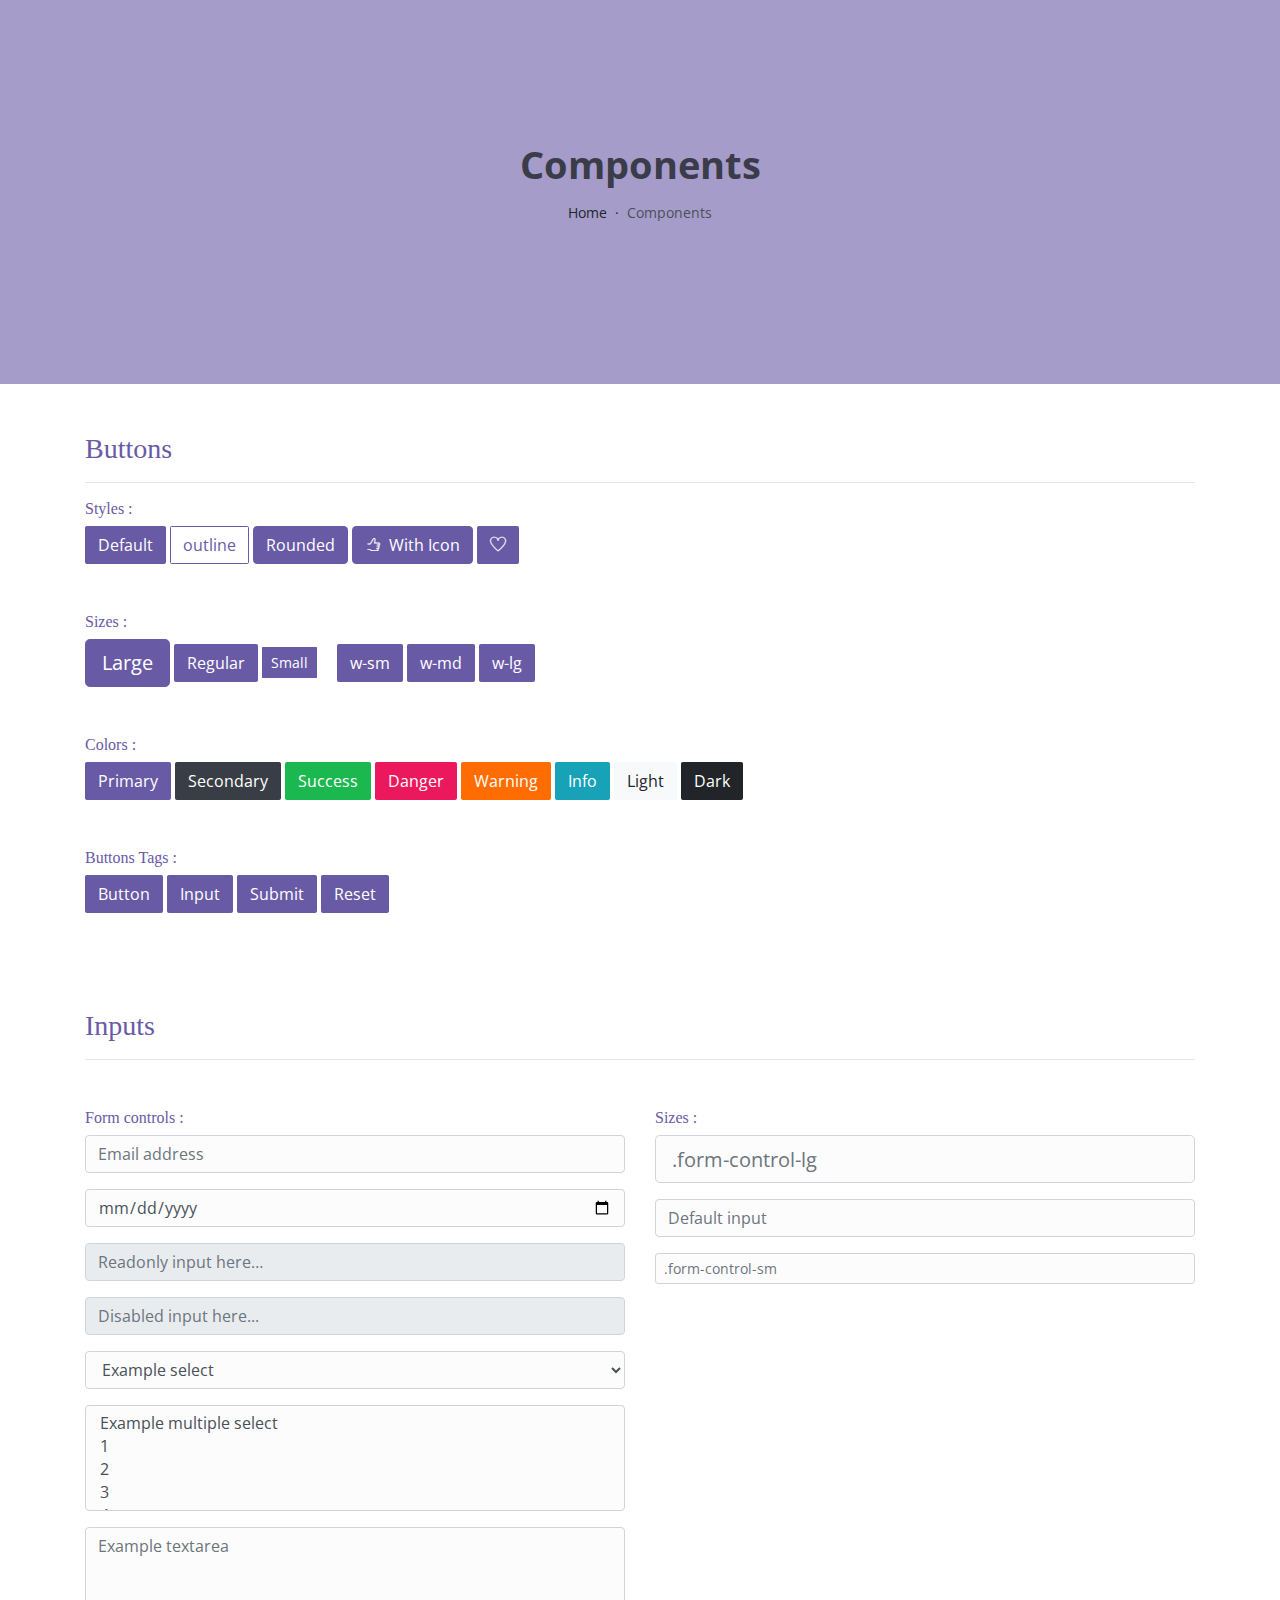
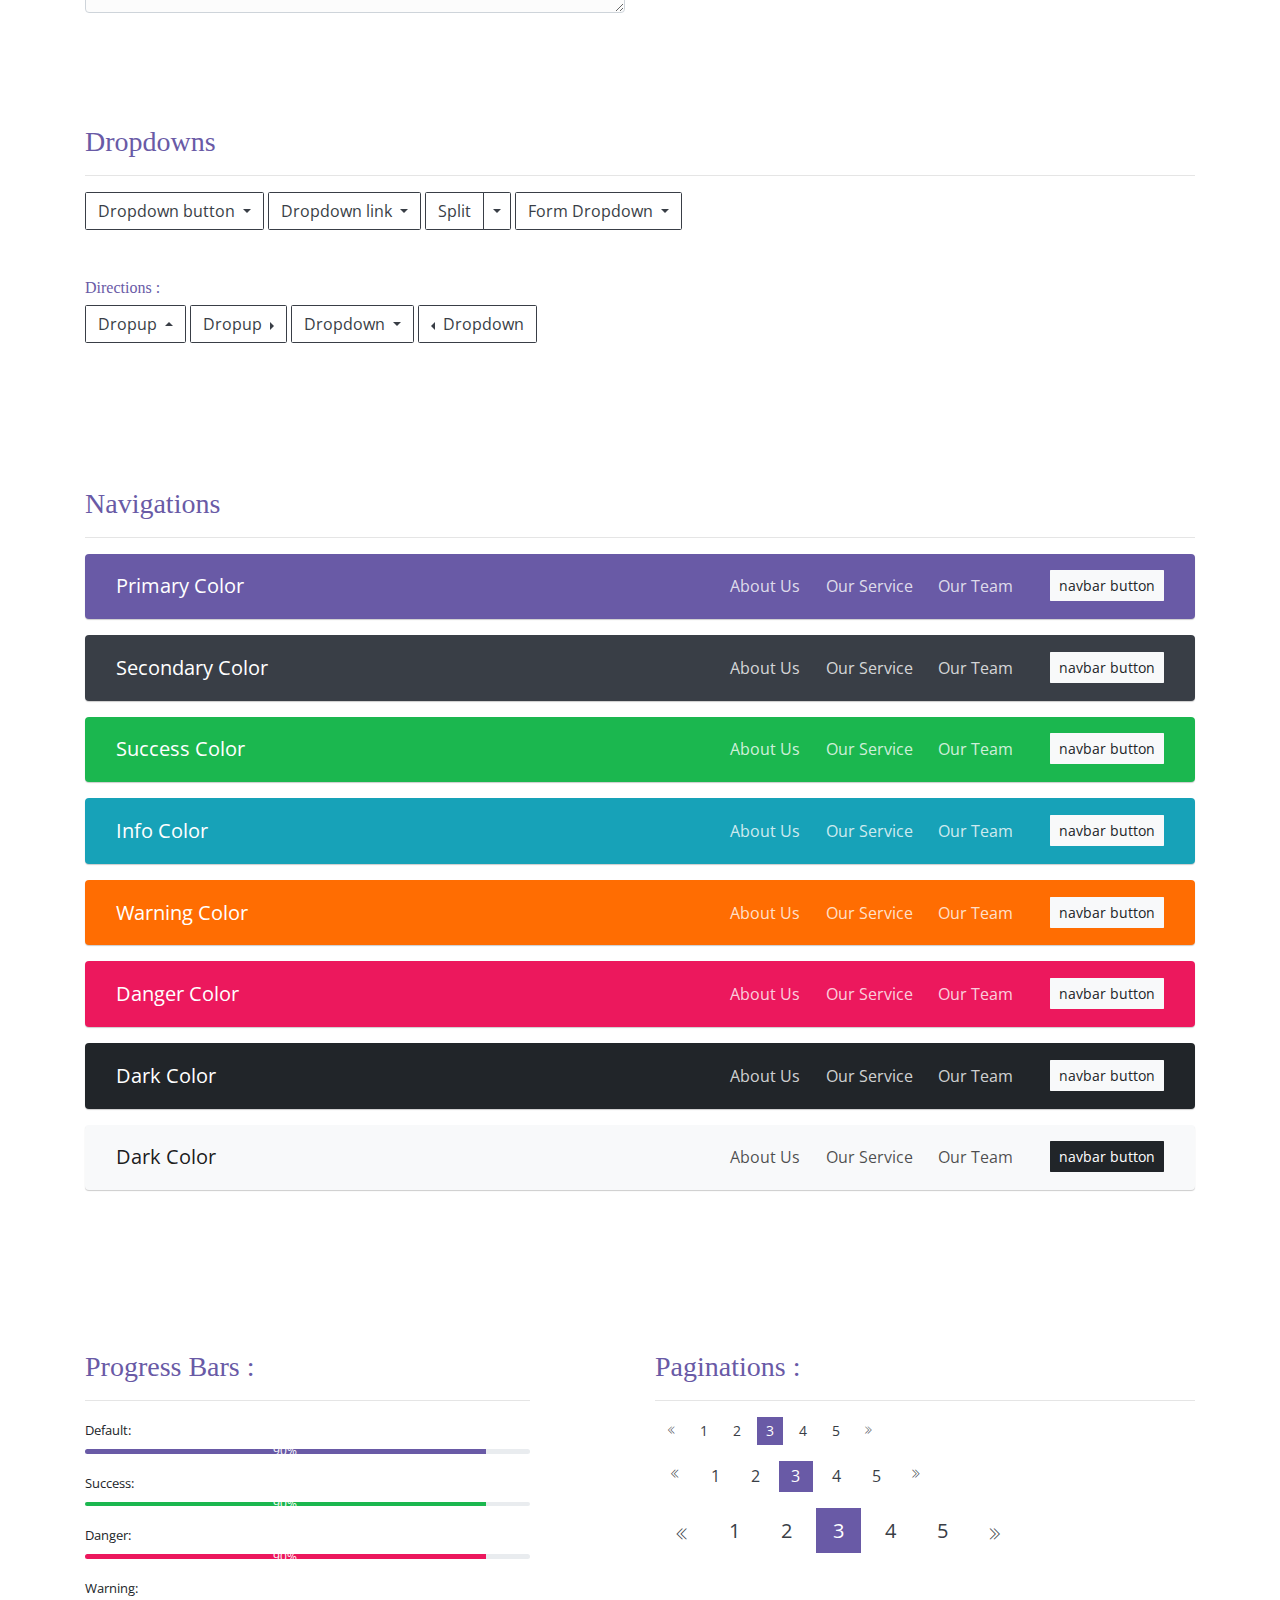
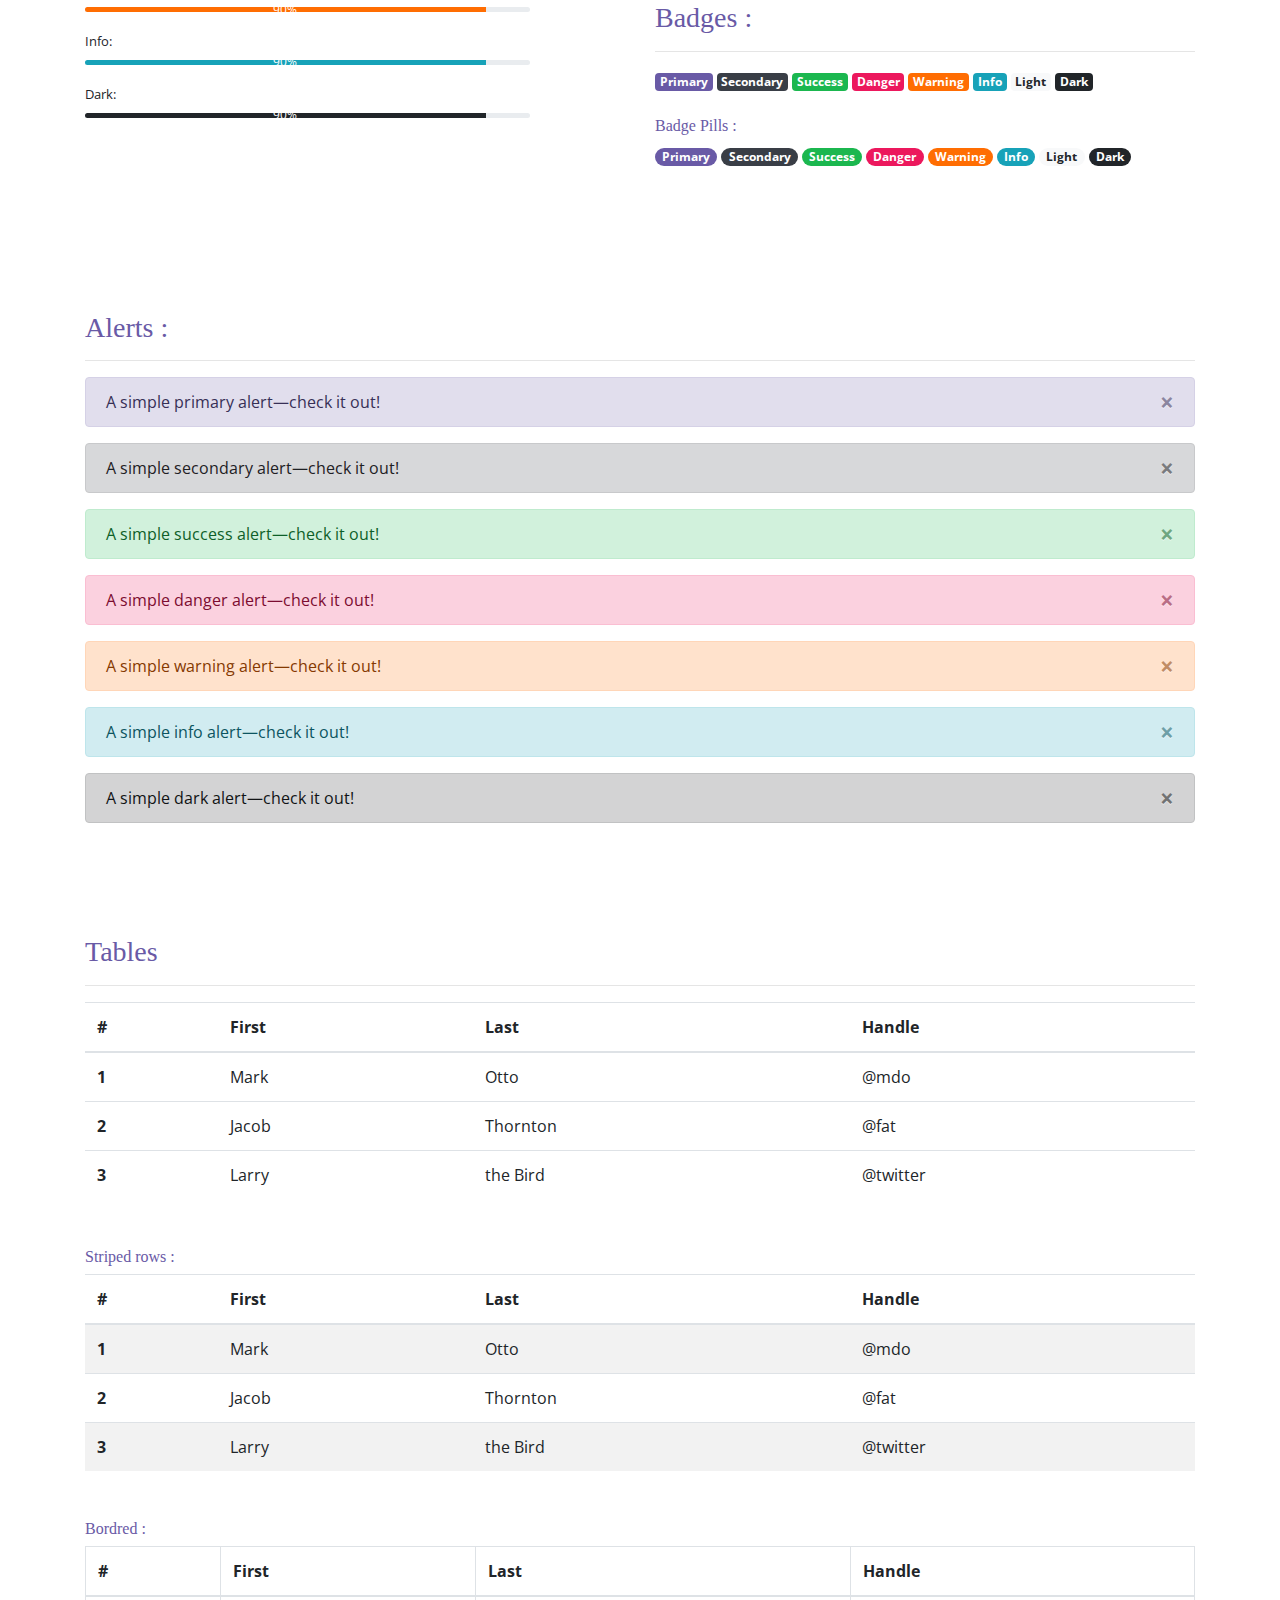
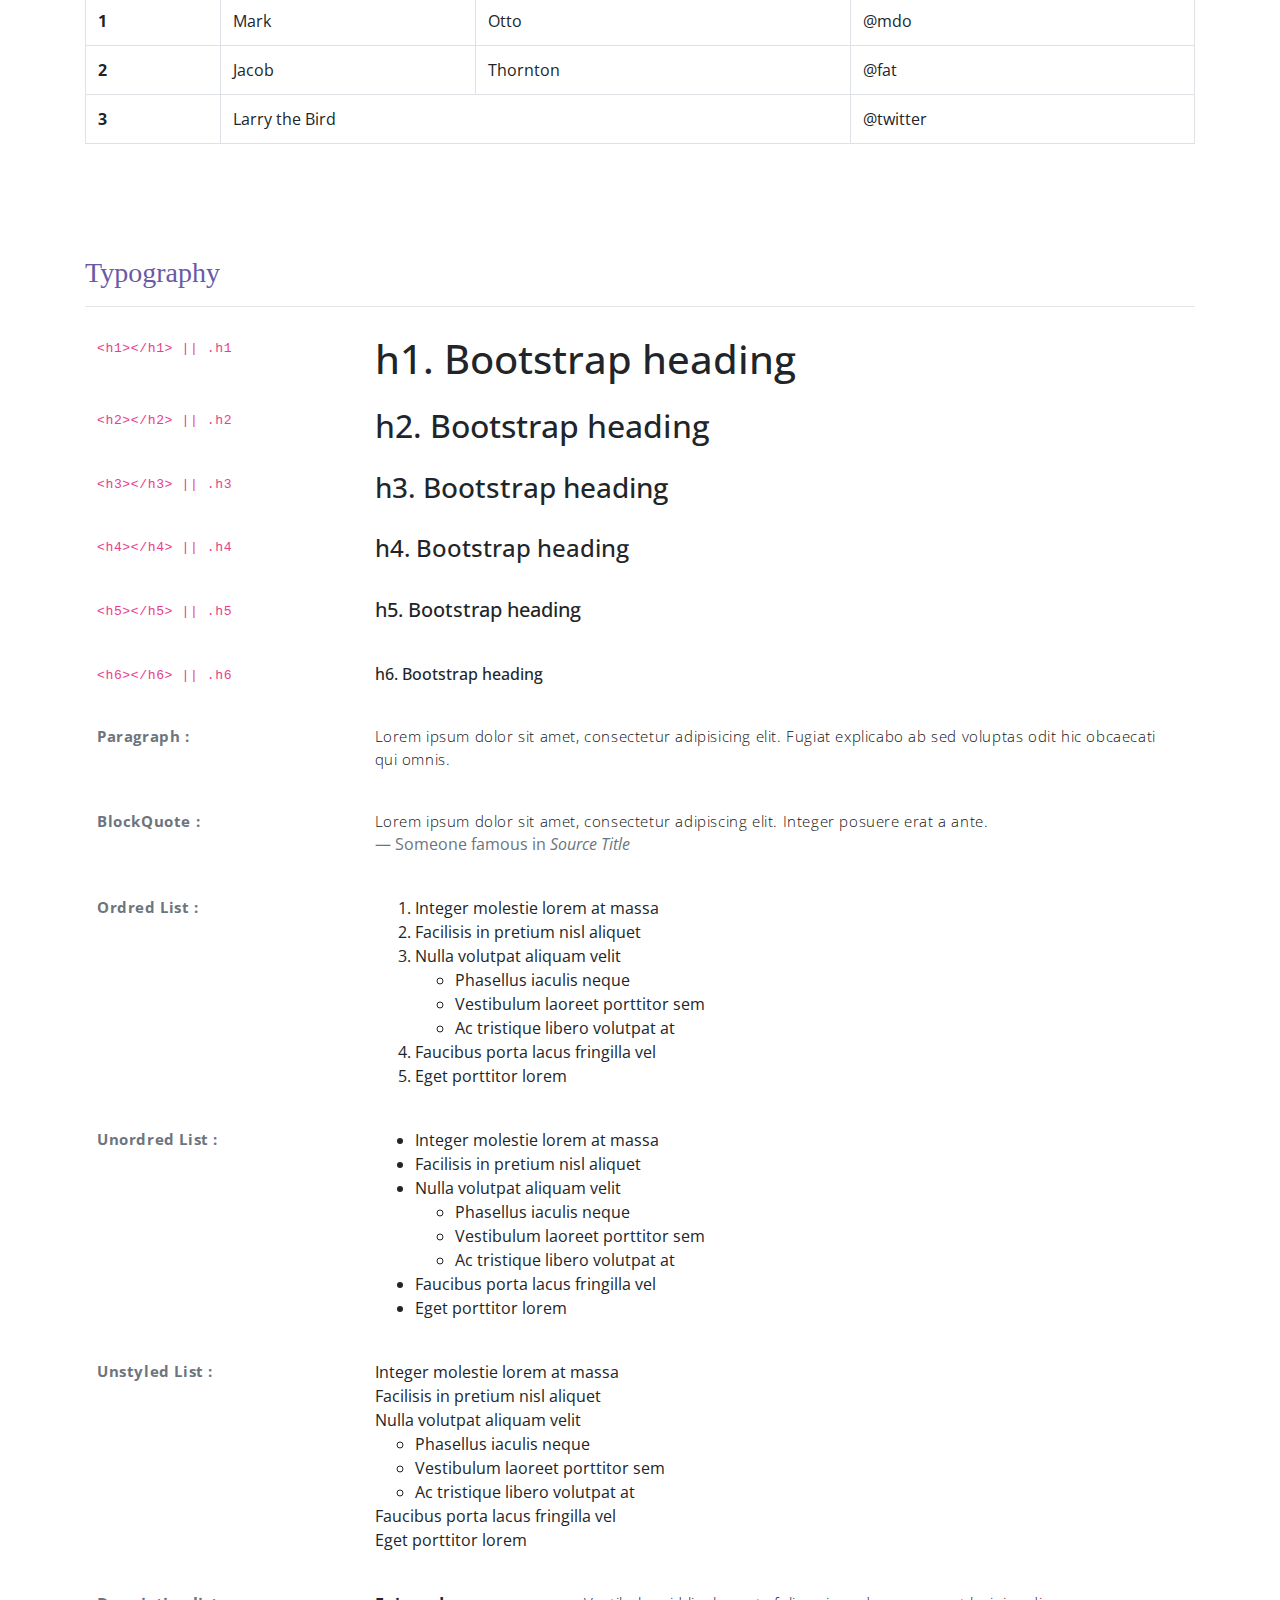
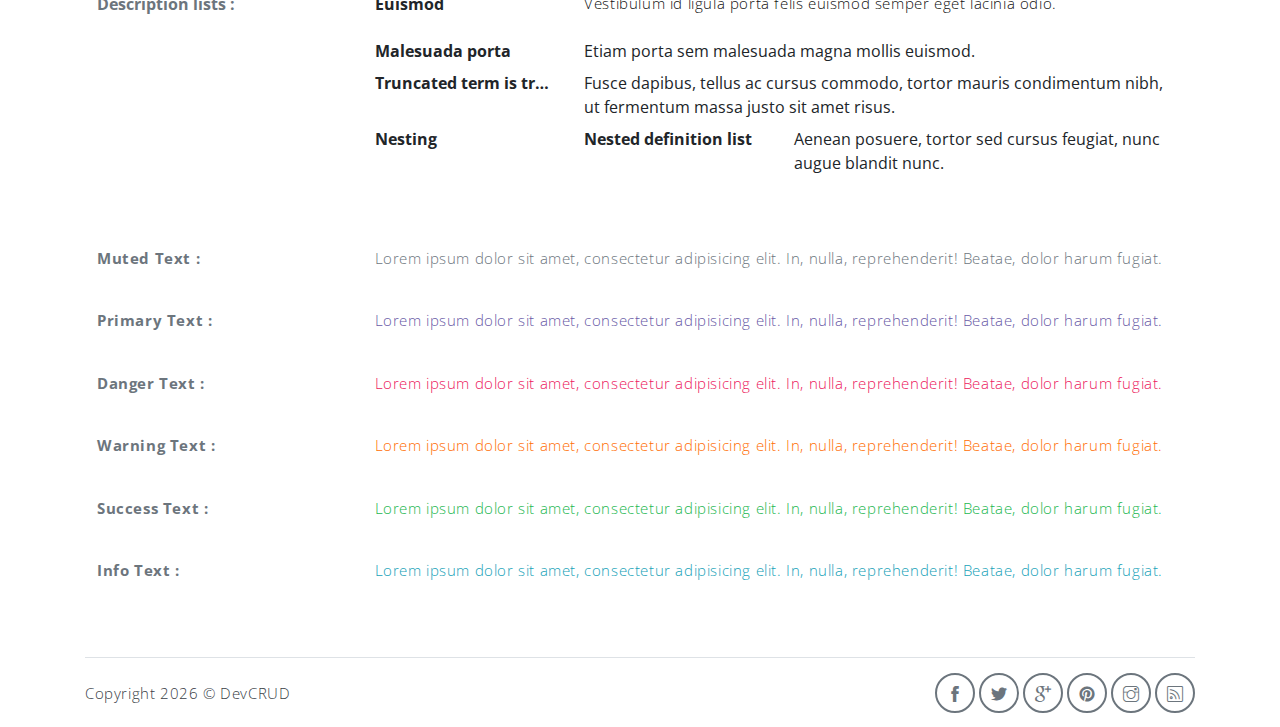
<file: public_html/components.html>
<!DOCTYPE html>
<html lang="en">
<head>
   <meta charset="utf-8">
   <meta name="viewport" content="width=device-width, initial-scale=1, shrink-to-fit=no">
   <meta name="description" content="Start your development with Meyawo landing page.">
   <meta name="author" content="Devcrud">
   <title>Meyawo Landing page | Components</title>
   <!-- font icons -->
   <link rel="stylesheet" href="assets/vendors/themify-icons/css/themify-icons.css">
   <!-- Bootstrap + Steller  -->
   <link rel="stylesheet" href="assets/css/meyawo.css">
</head>
<body>

   <!-- Page Header -->
   <header class="header header-mini"> 
      <div class="header-title">Components</div> 
      <nav aria-label="breadcrumb">
         <ol class="breadcrumb">
            <li class="breadcrumb-item"><a href="/">Home</a></li>
            <li class="breadcrumb-item active" aria-current="page">Components</li>
         </ol>
      </nav>
   </header> <!-- End Of Page Header -->

   <!-- main content -->
   <div class="container">

      <!-- Buttons -->
      <h3 class="mt-5">Buttons</h3>
      <hr>
      <h6 class="section-secondary-title">Styles :</h6>
      <button class="btn btn-primary">Default</button>
      <button class="btn btn-outline-primary">outline</button>
      <button class="btn btn-primary rounded">Rounded</button>
      <button class="btn btn-primary rounded"><i class="ti-thumb-up pr-1"></i> With Icon</button>
      <button class="btn btn-primary circle"><i class="ti-heart"></i></button>

      <h6 class="section-secondary-title mt-5">Sizes :</h6>
      <button class="btn btn-primary btn-lg">Large</button>
      <button class="btn btn-primary ">Regular</button>
      <button class="btn btn-primary btn-sm">Small</button>
      <button class="btn btn-primary w-sm ml-3">w-sm</button>
      <button class="btn btn-primary w-md">w-md</button>
      <button class="btn btn-primary w-lg">w-lg</button>

      <h6 class="section-secondary-title mt-5">Colors :</h6>          
      <button type="button" class="btn btn-primary">Primary</button>
      <button type="button" class="btn btn-secondary">Secondary</button>
      <button type="button" class="btn btn-success">Success</button>
      <button type="button" class="btn btn-danger">Danger</button>
      <button type="button" class="btn btn-warning">Warning</button>
      <button type="button" class="btn btn-info">Info</button>
      <button type="button" class="btn btn-light">Light</button>
      <button type="button" class="btn btn-dark">Dark</button>

      <h6 class="section-secondary-title mt-5">Buttons Tags :</h6>
      <button class="btn btn-primary" type="submit">Button</button>
      <input class="btn btn-primary" type="button" value="Input">
      <input class="btn btn-primary" type="submit" value="Submit">
      <input class="btn btn-primary" type="reset" value="Reset">
      
      <!-- devider -->
      <div class="py-5"></div>

      <!-- Inputs -->
      <h3>Inputs</h3>
      <hr>
      <div class="row mt-5">
         <div class="col-md-6">
            <h6 class="section-secondary-title">Form controls :</h6>        
            <div class="form-group">
               <input type="email" class="form-control" id="exampleFormControlInput1" placeholder="Email address">
            </div>
            <div class="form-group">
               <input type="date" class="form-control" id="exampleFormControlInput1" placeholder="Date">
            </div>
            <div class="form-group">
               <input class="form-control" type="text" placeholder="Readonly input here…" readonly>
            </div>
            <div class="form-group">
               <input class="form-control" id="disabledInput" type="text" placeholder="Disabled input here..." disabled>
            </div>
            <div class="form-group">
               <select class="form-control" id="exampleFormControlSelect1">
                  <option>Example select</option>
                  <option>1</option>
                  <option>2</option>
                  <option>3</option>
                  <option>4</option>
                  <option>5</option>
               </select>
            </div>
            <div class="form-group">
               <select multiple class="form-control" id="exampleFormControlSelect2">
                  <option>Example multiple select</option>
                  <option>1</option>
                  <option>2</option>
                  <option>3</option>
                  <option>4</option>
                  <option>5</option>
               </select>
            </div>
            <div class="form-group">
               <textarea class="form-control" id="exampleFormControlTextarea1" rows="3" placeholder="Example textarea"></textarea>
            </div>
         </div>
         <div class="col-md-6">
            <h6 class="section-secondary-title">Sizes :</h6>    
            <div class="form-group">
               <input class="form-control form-control-lg" type="text" placeholder=".form-control-lg">             
            </div>
            <div class="form-group">
               <input class="form-control" type="text" placeholder="Default input">
            </div>
            <div class="form-group">
               <input class="form-control form-control-sm" type="text" placeholder=".form-control-sm"> 
            </div>
         </div>
      </div> <!-- end of inputs -->   

      <!-- devider -->
      <div class="py-5"></div>             

      <!-- Dropdowns -->
      <h3 class="components-section-title font-weight-normal">Dropdowns</h3>
      <hr>
      <div class="dropdown d-inline-block">
         <button class="btn btn-outline-secondary dropdown-toggle" type="button" id="dropdownMenuButton" data-toggle="dropdown" aria-haspopup="true" aria-expanded="false">
         Dropdown button
         </button>
         <div class="dropdown-menu" aria-labelledby="dropdownMenuButton">
         <a class="dropdown-item" href="#">Action</a>
         <a class="dropdown-item" href="#">Another action</a>
         <a class="dropdown-item" href="#">Something else here</a>
         </div>
      </div>
      <div class="dropdown d-inline-block">
         <a class="btn btn-outline-secondary dropdown-toggle" href="#" role="button" id="dropdownMenuLink" data-toggle="dropdown" aria-haspopup="true" aria-expanded="false">
            Dropdown link
         </a>
         <div class="dropdown-menu" aria-labelledby="dropdownMenuLink">
            <a class="dropdown-item" href="#">Action</a>
            <a class="dropdown-item" href="#">Another action</a>
            <a class="dropdown-item" href="#">Something else here</a>
         </div>
      </div>
      <div class="btn-group">
         <button type="button" class="btn btn-outline-secondary">Split</button>
         <button type="button" class="btn btn-outline-secondary dropdown-toggle dropdown-toggle-split" data-toggle="dropdown" aria-haspopup="true" aria-expanded="false">
         <span class="sr-only">Toggle Dropdown</span>
         </button>
         <div class="dropdown-menu">
            <a class="dropdown-item" href="#">Action</a>
            <a class="dropdown-item" href="#">Another action</a>
            <a class="dropdown-item" href="#">Something else here</a>
            <div class="dropdown-divider"></div>
            <a class="dropdown-item" href="#">Separated link</a>
         </div>
      </div>
      <div class="btn-group">
         <button class="btn btn-outline-secondary dropdown-toggle" type="button" id="dropdownMenuButton" data-toggle="dropdown" aria-haspopup="true" aria-expanded="false">
            Form Dropdown
         </button>
         <div class="dropdown-menu form">
            <form class="px-4 py-3">
               <div class="form-group">
                  <input type="email" class="form-control" id="exampleDropdownFormEmail1" placeholder="email@example.com">
               </div>
               <div class="form-group">
                  <input type="password" class="form-control" id="exampleDropdownFormPassword1" placeholder="Password">
               </div>
               <div class="form-check mb-3">
                  <input type="checkbox" class="form-check-input" id="dropdownCheck">
                  <label class="form-check-label" for="dropdownCheck">
                     Remember me
                  </label>
               </div>
               <button type="submit" class="btn btn-primary btn-block">Sign in</button>
            </form>
            <div class="dropdown-divider"></div>
            <a class="dropdown-item" href="#"><small>New around here? Sign up</small></a>
            <a class="dropdown-item" href="#"><small>Forgot password?</small></a>
         </div>
      </div>       
      <h6 class="section-secondary-title mt-5">Directions :</h6>  
      <div class="btn-group dropup">
         <button type="button" class="btn btn-outline-secondary dropdown-toggle" data-toggle="dropdown" aria-haspopup="true" aria-expanded="false">
            Dropup
         </button>
         <div class="dropdown-menu">
            <a class="dropdown-item" href="#">Action</a>
            <a class="dropdown-item" href="#">Another action</a>
            <a class="dropdown-item" href="#">Something else here</a>
            <div class="dropdown-divider"></div>
            <a class="dropdown-item" href="#">Separated link</a>
         </div>
      </div>
      <div class="btn-group dropright">
         <button type="button" class="btn btn-outline-secondary dropdown-toggle" data-toggle="dropdown" aria-haspopup="true" aria-expanded="false">
            Dropup
         </button>
         <div class="dropdown-menu">
            <a class="dropdown-item" href="#">Action</a>
            <a class="dropdown-item" href="#">Another action</a>
            <a class="dropdown-item" href="#">Something else here</a>
            <div class="dropdown-divider"></div>
            <a class="dropdown-item" href="#">Separated link</a>
         </div>
      </div>
      <div class="btn-group">
         <button type="button" class="btn btn-outline-secondary dropdown-toggle" data-toggle="dropdown" aria-haspopup="true" aria-expanded="false">
            Dropdown
         </button>
         <div class="dropdown-menu">
            <a class="dropdown-item" href="#">Action</a>
            <a class="dropdown-item" href="#">Another action</a>
            <a class="dropdown-item" href="#">Something else here</a>
            <div class="dropdown-divider"></div>
            <a class="dropdown-item" href="#">Separated link</a>
         </div>
      </div>
      <div class="btn-group dropleft">
         <button type="button" class="btn btn-outline-secondary dropdown-toggle" data-toggle="dropdown" aria-haspopup="true" aria-expanded="false">
            Dropdown
         </button>
         <div class="dropdown-menu">
            <a class="dropdown-item" href="#">Action</a>
            <a class="dropdown-item" href="#">Another action</a>
            <a class="dropdown-item" href="#">Something else here</a>
            <div class="dropdown-divider"></div>
            <a class="dropdown-item" href="#">Separated link</a>
         </div>
      </div> <!-- end of Dropdowns -->  

      <!-- devider -->
      <div class="py-5"></div>   

      <!-- navbars -->
      <h3 class="components-section-title font-weight-normal mt-5">Navigations</h3>
      <hr>
      <nav class="navbar navbar-expand-sm navbar-dark bg-primary rounded shadow mb-3">
         <div class="container">
            <a class="navbar-brand" href="#">Primary Color</a>
            <button class="navbar-toggler ml-auto" type="button" data-toggle="collapse" data-target="#navbarSupportedContent" aria-controls="navbarSupportedContent" aria-expanded="false" aria-label="Toggle navigation">
            <span class="navbar-toggler-icon"></span>
            </button>
            <div class="collapse navbar-collapse" id="navbarSupportedContent">
               <ul class="navbar-nav ml-auto"> 
                  <li class="nav-item">
                     <a class="nav-link" href="#about">About Us</a>
                  </li>
                  <li class="nav-item">
                     <a class="nav-link" href="#service">Our Service</a>
                  </li>
                  <li class="nav-item">
                     <a class="nav-link" href="#team">Our Team</a>
                  </li>
                  <li class="nav-item">
                     <a href="#book-table" class="ml-4 mt-1 btn btn-light btn-sm">navbar button</a>
                  </li>
               </ul>                       
            </div>
         </div>
      </nav>
      <nav class="navbar navbar-expand-sm navbar-dark bg-secondary rounded shadow mb-3">
         <div class="container">
            <a class="navbar-brand" href="#">Secondary Color</a>
            <button class="navbar-toggler ml-auto" type="button" data-toggle="collapse" data-target="#navbarSupportedContent" aria-controls="navbarSupportedContent" aria-expanded="false" aria-label="Toggle navigation">
            <span class="navbar-toggler-icon"></span>
            </button>
            <div class="collapse navbar-collapse" id="navbarSupportedContent">
               <ul class="navbar-nav ml-auto"> 
                  <li class="nav-item">
                     <a class="nav-link" href="#about">About Us</a>
                  </li>
                  <li class="nav-item">
                     <a class="nav-link" href="#service">Our Service</a>
                  </li>
                  <li class="nav-item">
                     <a class="nav-link" href="#team">Our Team</a>
                  </li>
                  <li class="nav-item">
                     <a href="#book-table" class="ml-4 mt-1 btn btn-light btn-sm">navbar button</a>
                  </li>
               </ul>                       
            </div>
         </div>
      </nav>
      <nav class="navbar navbar-expand-sm navbar-dark bg-success rounded shadow mb-3">
         <div class="container">
            <a class="navbar-brand" href="#">Success Color</a>
            <button class="navbar-toggler ml-auto" type="button" data-toggle="collapse" data-target="#navbarSupportedContent" aria-controls="navbarSupportedContent" aria-expanded="false" aria-label="Toggle navigation">
            <span class="navbar-toggler-icon"></span>
            </button>
            <div class="collapse navbar-collapse" id="navbarSupportedContent">
               <ul class="navbar-nav ml-auto"> 
                  <li class="nav-item">
                     <a class="nav-link" href="#about">About Us</a>
                  </li>
                  <li class="nav-item">
                     <a class="nav-link" href="#service">Our Service</a>
                  </li>
                  <li class="nav-item">
                     <a class="nav-link" href="#team">Our Team</a>
                  </li>
                  <li class="nav-item">
                     <a href="#book-table" class="ml-4 mt-1 btn btn-light btn-sm">navbar button</a>
                  </li>
               </ul>                       
            </div>
         </div>
      </nav>
      <nav class="navbar navbar-expand-sm navbar-dark bg-info rounded shadow mb-3">
         <div class="container">
            <a class="navbar-brand" href="#">Info Color</a>
            <button class="navbar-toggler ml-auto" type="button" data-toggle="collapse" data-target="#navbarSupportedContent" aria-controls="navbarSupportedContent" aria-expanded="false" aria-label="Toggle navigation">
            <span class="navbar-toggler-icon"></span>
            </button>
            <div class="collapse navbar-collapse" id="navbarSupportedContent">
               <ul class="navbar-nav ml-auto"> 
                  <li class="nav-item">
                     <a class="nav-link" href="#about">About Us</a>
                  </li>
                  <li class="nav-item">
                     <a class="nav-link" href="#service">Our Service</a>
                  </li>
                  <li class="nav-item">
                     <a class="nav-link" href="#team">Our Team</a>
                  </li>
                  <li class="nav-item">
                     <a href="#book-table" class="ml-4 mt-1 btn btn-light btn-sm">navbar button</a>
                  </li>
               </ul>                       
            </div>
         </div>
      </nav>
      <nav class="navbar navbar-expand-sm navbar-dark bg-warning rounded shadow mb-3">
         <div class="container">
            <a class="navbar-brand" href="#">Warning Color</a>
            <button class="navbar-toggler ml-auto" type="button" data-toggle="collapse" data-target="#navbarSupportedContent" aria-controls="navbarSupportedContent" aria-expanded="false" aria-label="Toggle navigation">
            <span class="navbar-toggler-icon"></span>
            </button>
            <div class="collapse navbar-collapse" id="navbarSupportedContent">
               <ul class="navbar-nav ml-auto"> 
                  <li class="nav-item">
                     <a class="nav-link" href="#about">About Us</a>
                  </li>
                  <li class="nav-item">
                     <a class="nav-link" href="#service">Our Service</a>
                  </li>
                  <li class="nav-item">
                     <a class="nav-link" href="#team">Our Team</a>
                  </li>
                  <li class="nav-item">
                     <a href="#book-table" class="ml-4 mt-1 btn btn-light btn-sm">navbar button</a>
                  </li>
               </ul>                       
            </div>
         </div>
      </nav>
      <nav class="navbar navbar-expand-sm navbar-dark bg-danger rounded shadow mb-3">
         <div class="container">
            <a class="navbar-brand" href="#">Danger Color</a>
            <button class="navbar-toggler ml-auto" type="button" data-toggle="collapse" data-target="#navbarSupportedContent" aria-controls="navbarSupportedContent" aria-expanded="false" aria-label="Toggle navigation">
            <span class="navbar-toggler-icon"></span>
            </button>
            <div class="collapse navbar-collapse" id="navbarSupportedContent">
               <ul class="navbar-nav ml-auto"> 
                  <li class="nav-item">
                     <a class="nav-link" href="#about">About Us</a>
                  </li>
                  <li class="nav-item">
                     <a class="nav-link" href="#service">Our Service</a>
                  </li>
                  <li class="nav-item">
                     <a class="nav-link" href="#team">Our Team</a>
                  </li>
                  <li class="nav-item">
                     <a href="#book-table" class="ml-4 mt-1 btn btn-light btn-sm">navbar button</a>
                  </li>
               </ul>                       
            </div>
         </div>
      </nav>
      <nav class="navbar navbar-expand-sm navbar-dark bg-dark rounded shadow mb-3">
         <div class="container">
            <a class="navbar-brand" href="#">Dark Color</a>
            <button class="navbar-toggler ml-auto" type="button" data-toggle="collapse" data-target="#navbarSupportedContent" aria-controls="navbarSupportedContent" aria-expanded="false" aria-label="Toggle navigation">
            <span class="navbar-toggler-icon"></span>
            </button>
            <div class="collapse navbar-collapse" id="navbarSupportedContent">
               <ul class="navbar-nav ml-auto"> 
                  <li class="nav-item">
                     <a class="nav-link" href="#about">About Us</a>
                  </li>
                  <li class="nav-item">
                     <a class="nav-link" href="#service">Our Service</a>
                  </li>
                  <li class="nav-item">
                     <a class="nav-link" href="#team">Our Team</a>
                  </li>
                  <li class="nav-item">
                     <a href="#book-table" class="ml-4 mt-1 btn btn-light btn-sm">navbar button</a>
                  </li>
               </ul>                       
            </div>
         </div>
      </nav>
      <nav class="navbar navbar-expand-sm navbar-light bg-light rounded shadow mb-3">
         <div class="container">
            <a class="navbar-brand" href="#">Dark Color</a>
            <button class="navbar-toggler ml-auto" type="button" data-toggle="collapse" data-target="#navbarSupportedContent" aria-controls="navbarSupportedContent" aria-expanded="false" aria-label="Toggle navigation">
            <span class="navbar-toggler-icon"></span>
            </button>
            <div class="collapse navbar-collapse" id="navbarSupportedContent">
               <ul class="navbar-nav ml-auto"> 
                  <li class="nav-item">
                     <a class="nav-link" href="#about">About Us</a>
                  </li>
                  <li class="nav-item">
                     <a class="nav-link" href="#service">Our Service</a>
                  </li>
                  <li class="nav-item">
                     <a class="nav-link" href="#team">Our Team</a>
                  </li>
                  <li class="nav-item">
                     <a href="#book-table" class="ml-4 mt-1 btn btn-dark btn-sm">navbar button</a>
                  </li>
               </ul>                       
            </div>
         </div>
      </nav>
      <!-- End of navbars -->

      <!-- devider -->
      <div class="py-5"></div>   
      
      <!-- progress bars -->
      <div class="row justify-content-between">
         <div class="col-md-5">
            <h3 class="components-section-title font-weight-normal mt-5">Progress Bars :</h3>
            <hr>
            <small>Default: </small>
            <div class="progress mt-2 mb-3">
               <div class="progress-bar" role="progressbar" style="width: 90%" aria-valuenow="25" aria-valuemin="0" aria-valuemax="100"><span>90%</span></div>
            </div>
            <small>Success:</small>
            <div class="progress mt-2 mb-3">
               <div class="progress-bar bg-success" role="progressbar" style="width: 90%" aria-valuenow="25" aria-valuemin="0" aria-valuemax="100"><span>90%</span></div>
            </div>
            <small>Danger:</small>
            <div class="progress mt-2 mb-3">
               <div class="progress-bar bg-danger" role="progressbar" style="width: 90%" aria-valuenow="25" aria-valuemin="0" aria-valuemax="100"><span>90%</span></div>
            </div>
            <small>Warning:</small>
            <div class="progress mt-2 mb-3">
               <div class="progress-bar bg-warning" role="progressbar" style="width: 90%" aria-valuenow="25" aria-valuemin="0" aria-valuemax="100"><span>90%</span></div>
            </div>
            <small>Info:</small>
            <div class="progress mt-2 mb-3">
               <div class="progress-bar bg-info" role="progressbar" style="width: 90%" aria-valuenow="25" aria-valuemin="0" aria-valuemax="100"><span>90%</span></div>
            </div>
            <small>Dark:</small>
            <div class="progress mt-2 mb-3">
               <div class="progress-bar bg-dark" role="progressbar" style="width: 90%" aria-valuenow="25" aria-valuemin="0" aria-valuemax="100"><span>90%</span></div>
            </div>
         </div>
         <div class="col-md-6">
            <h3 class="components-section-title font-weight-normal mt-5">Paginations :</h3>
            <hr>
            <nav aria-label="Page navigation example">
               <ul class="pagination pagination-sm">
                  <li class="page-item"><a class="page-link" href="#"><i class="ti-angle-double-left"></i></a></li>
                  <li class="page-item"><a class="page-link" href="#">1</a></li>
                  <li class="page-item"><a class="page-link" href="#">2</a></li>
                  <li class="page-item active"><a class="page-link" href="#">3</a></li>
                  <li class="page-item"><a class="page-link" href="#">4</a></li>
                  <li class="page-item"><a class="page-link" href="#">5</a></li>
                  <li class="page-item"><a class="page-link" href="#"><i class="ti-angle-double-right"></i></a></li>
               </ul>
            </nav>
            <nav aria-label="Page navigation example">
               <ul class="pagination">
               <li class="page-item"><a class="page-link" href="#"><i class="ti-angle-double-left"></i></a></li>
                  <li class="page-item"><a class="page-link" href="#">1</a></li>
                  <li class="page-item"><a class="page-link" href="#">2</a></li>
                  <li class="page-item active"><a class="page-link" href="#">3</a></li>
                  <li class="page-item"><a class="page-link" href="#">4</a></li>
                  <li class="page-item"><a class="page-link" href="#">5</a></li>
                  <li class="page-item"><a class="page-link" href="#"><i class="ti-angle-double-right"></i></a></li>
               </ul>
            </nav>
            <nav aria-label="Page navigation example">
               <ul class="pagination pagination-lg">
                  <li class="page-item"><a class="page-link" href="#"><i class="ti-angle-double-left"></i></a></li>
                  <li class="page-item"><a class="page-link" href="#">1</a></li>
                  <li class="page-item"><a class="page-link" href="#">2</a></li>
                  <li class="page-item active"><a class="page-link" href="#">3</a></li>
                  <li class="page-item"><a class="page-link" href="#">4</a></li>
                  <li class="page-item"><a class="page-link" href="#">5</a></li>
                  <li class="page-item"><a class="page-link" href="#"><i class="ti-angle-double-right"></i></a></li>
               </ul>
            </nav>

            <!-- Badges -->
            <h3 class="components-section-title font-weight-normal mt-5">Badges :</h3>
            <hr>
            <span class="badge badge-primary">Primary</span>
            <span class="badge badge-secondary">Secondary</span>
            <span class="badge badge-success">Success</span>
            <span class="badge badge-danger">Danger</span>
            <span class="badge badge-warning">Warning</span>
            <span class="badge badge-info">Info</span>
            <span class="badge badge-light">Light</span>
            <span class="badge badge-dark">Dark</span>
            <h6 class="section-secondary-title mt-4 mb-2">Badge Pills :</h6>
            <span class="badge badge-pill badge-primary">Primary</span>
            <span class="badge badge-pill badge-secondary">Secondary</span>
            <span class="badge badge-pill badge-success">Success</span>
            <span class="badge badge-pill badge-danger">Danger</span>
            <span class="badge badge-pill badge-warning">Warning</span>
            <span class="badge badge-pill badge-info">Info</span>
            <span class="badge badge-pill badge-light">Light</span>
            <span class="badge badge-pill badge-dark">Dark</span>
         </div>
      </div> <!-- End of Progress bars -->

      <!-- devider -->
      <div class="py-5"></div>  

      <!-- Alerts -->
      <h3 class="components-section-title font-weight-normal mt-5">Alerts :</h3>
      <hr>
      <div class="alert alert-primary alert-dismissible fade show" role="alert">
         A simple primary alert—check it out!
         <button type="button" class="close" data-dismiss="alert" aria-label="Close">
            <span aria-hidden="true">&times;</span>
         </button>
      </div>
      <div class="alert alert-secondary alert-dismissible fade show" role="alert">
         A simple secondary alert—check it out!
         <button type="button" class="close" data-dismiss="alert" aria-label="Close">
            <span aria-hidden="true">&times;</span>
         </button>
      </div>
      <div class="alert alert-success alert-dismissible fade show" role="alert">
         A simple success alert—check it out!
         <button type="button" class="close" data-dismiss="alert" aria-label="Close">
            <span aria-hidden="true">&times;</span>
         </button>
      </div>
      <div class="alert alert-danger alert-dismissible fade show" role="alert">
         A simple danger alert—check it out!
         <button type="button" class="close" data-dismiss="alert" aria-label="Close">
            <span aria-hidden="true">&times;</span>
         </button>
      </div>
      <div class="alert alert-warning alert-dismissible fade show" role="alert">
         A simple warning alert—check it out!
         <button type="button" class="close" data-dismiss="alert" aria-label="Close">
            <span aria-hidden="true">&times;</span>
         </button>
      </div>
      <div class="alert alert-info alert-dismissible fade show" role="alert">
         A simple info alert—check it out!
         <button type="button" class="close" data-dismiss="alert" aria-label="Close">
            <span aria-hidden="true">&times;</span>
         </button>
      </div>
      <div class="alert alert-dark alert-dismissible fade show" role="alert">
         A simple dark alert—check it out!
         <button type="button" class="close" data-dismiss="alert" aria-label="Close">
            <span aria-hidden="true">&times;</span>
         </button>
      </div>
      <!-- end of alerts -->

      <!-- devider -->
      <div class="py-5"></div> 
   
      <!-- tables -->
      <h3 class="components-section-title">Tables</h3>
      <hr>
      <table class="table">
         <thead>
            <tr>
               <th scope="col">#</th>
               <th scope="col">First</th>
               <th scope="col">Last</th>
               <th scope="col">Handle</th>
            </tr>
         </thead>
         <tbody>
            <tr>
               <th scope="row">1</th>
               <td>Mark</td>
               <td>Otto</td>
               <td>@mdo</td>
            </tr>
            <tr>
               <th scope="row">2</th>
               <td>Jacob</td>
               <td>Thornton</td>
               <td>@fat</td>
            </tr>
            <tr>
               <th scope="row">3</th>
               <td>Larry</td>
               <td>the Bird</td>
               <td>@twitter</td>
            </tr>
         </tbody>
      </table>

      <h6 class="section-secondary-title mt-5">Striped rows :</h6>
      <table class="table table-striped">
         <thead>
            <tr>
               <th scope="col">#</th>
               <th scope="col">First</th>
               <th scope="col">Last</th>
               <th scope="col">Handle</th>
            </tr>
         </thead>
         <tbody>
            <tr>
               <th scope="row">1</th>
               <td>Mark</td>
               <td>Otto</td>
               <td>@mdo</td>
            </tr>
            <tr>
               <th scope="row">2</th>
               <td>Jacob</td>
               <td>Thornton</td>
               <td>@fat</td>
            </tr>
            <tr>
               <th scope="row">3</th>
               <td>Larry</td>
               <td>the Bird</td>
               <td>@twitter</td>
            </tr>
         </tbody>
      </table>

      <h6 class="section-secondary-title mt-5">Bordred :</h6>
      <table class="table table-bordered">
         <thead>
            <tr>
               <th scope="col">#</th>
               <th scope="col">First</th>
               <th scope="col">Last</th>
               <th scope="col">Handle</th>
            </tr>
         </thead>
         <tbody>
            <tr>
               <th scope="row">1</th>
               <td>Mark</td>
               <td>Otto</td>
               <td>@mdo</td>
            </tr>
            <tr>
               <th scope="row">2</th>
               <td>Jacob</td>
               <td>Thornton</td>
               <td>@fat</td>
            </tr>
            <tr>
               <th scope="row">3</th>
               <td colspan="2">Larry the Bird</td>
               <td>@twitter</td>
            </tr>
         </tbody>
      </table>
      <!-- end of tables -->

      <!-- devider -->
      <div class="py-5"></div> 

      <!-- typography -->
      <h3 class="components-section-title">Typography</h3>
      <hr>
      <table class="table table-borderless v-align-center">
         <tbody>
            <tr>
               <td>
                  <p><code class="highlighter-rouge">&lt;h1&gt;&lt;/h1&gt; || .h1</code></p>
               </td>
               <td class="w-75"><span class="h1">h1. Bootstrap heading</span></td>
            </tr>
            <tr>
               <td>
                  <p><code class="highlighter-rouge">&lt;h2&gt;&lt;/h2&gt; || .h2</code></p>
               </td>
               <td><span class="h2">h2. Bootstrap heading</span></td>
            </tr>
            <tr>
               <td>
                  <p><code class="highlighter-rouge">&lt;h3&gt;&lt;/h3&gt; || .h3</code></p>
               </td>
               <td><span class="h3">h3. Bootstrap heading</span></td>
            </tr>
            <tr>
               <td>
                  <p><code class="highlighter-rouge">&lt;h4&gt;&lt;/h4&gt; || .h4</code></p>
               </td>
               <td><span class="h4">h4. Bootstrap heading</span></td>
            </tr>
            <tr>
               <td>
                  <p><code class="highlighter-rouge">&lt;h5&gt;&lt;/h5&gt; || .h5</code></p>
               </td>
               <td><span class="h5">h5. Bootstrap heading</span></td>
            </tr>
            <tr>
               <td>
                  <p><code class="highlighter-rouge">&lt;h6&gt;&lt;/h6&gt; || .h6</code></p>
               </td>
               <td><span class="h6">h6. Bootstrap heading</span></td>
            </tr>
            <tr>
               <td>
                  <p class="font-weight-bold text-muted">Paragraph :</p>
               </td>
               <td><p>Lorem ipsum dolor sit amet, consectetur adipisicing elit. Fugiat explicabo ab sed voluptas odit hic obcaecati qui omnis.</p></td>
            </tr>
            <tr>
               <td>
                  <p class="font-weight-bold text-muted">BlockQuote :</p>
               </td>
               <td>
                  <blockquote class="blockquote">
                     <p class="mb-0">Lorem ipsum dolor sit amet, consectetur adipiscing elit. Integer posuere erat a ante.</p>
                     <footer class="blockquote-footer">Someone famous in <cite title="Source Title">Source Title</cite></footer>
                  </blockquote>
               </td>
            </tr>

            <tr>
               <td><p class="font-weight-bold text-muted">Ordred List :</p></td>
               <td>
                  <ol>
                     <li>Integer molestie lorem at massa</li>
                     <li>Facilisis in pretium nisl aliquet</li>
                     <li>Nulla volutpat aliquam velit
                        <ul>
                           <li>Phasellus iaculis neque</li>
                           <li>Vestibulum laoreet porttitor sem</li>
                           <li>Ac tristique libero volutpat at</li>
                        </ul>
                     </li>
                     <li>Faucibus porta lacus fringilla vel</li>
                     <li>Eget porttitor lorem</li>
                  </ol>
               </td>
            </tr>
            <tr>
               <td><p class="font-weight-bold text-muted">Unordred List :</p></td>
               <td>
                  <ul >
                     <li>Integer molestie lorem at massa</li>
                     <li>Facilisis in pretium nisl aliquet</li>
                     <li>Nulla volutpat aliquam velit
                        <ul>
                           <li>Phasellus iaculis neque</li>
                           <li>Vestibulum laoreet porttitor sem</li>
                           <li>Ac tristique libero volutpat at</li>
                        </ul>
                     </li>
                     <li>Faucibus porta lacus fringilla vel</li>
                     <li>Eget porttitor lorem</li>
                  </ul>
               </td>
            </tr>
            <tr>
               <td><p class="font-weight-bold text-muted">Unstyled List :</p></td>
               <td>
                  <ul class="list-unstyled">
                     <li>Integer molestie lorem at massa</li>
                     <li>Facilisis in pretium nisl aliquet</li>
                     <li>Nulla volutpat aliquam velit
                        <ul>
                           <li>Phasellus iaculis neque</li>
                           <li>Vestibulum laoreet porttitor sem</li>
                           <li>Ac tristique libero volutpat at</li>
                        </ul>
                     </li>
                     <li>Faucibus porta lacus fringilla vel</li>
                     <li>Eget porttitor lorem</li>
                  </ul>
               </td>
            </tr>
            <tr>
               <td class="font-weight-bold text-muted">Description lists : </td>
               <td>
                  <dl class="row">
                     <dt class="col-sm-3">Euismod</dt>
                     <dd class="col-sm-9">
                        <p>Vestibulum id ligula porta felis euismod semper eget lacinia odio.</p>
                     </dd>

                     <dt class="col-sm-3">Malesuada porta</dt>
                     <dd class="col-sm-9">Etiam porta sem malesuada magna mollis euismod.</dd>

                     <dt class="col-sm-3 text-truncate">Truncated term is truncated</dt>
                     <dd class="col-sm-9">Fusce dapibus, tellus ac cursus commodo, tortor mauris condimentum nibh, ut fermentum massa justo sit amet risus.</dd>

                     <dt class="col-sm-3">Nesting</dt>
                     <dd class="col-sm-9">
                        <dl class="row">
                           <dt class="col-sm-4">Nested definition list</dt>
                           <dd class="col-sm-8">Aenean posuere, tortor sed cursus feugiat, nunc augue blandit nunc.</dd>
                        </dl>
                     </dd>
                  </dl>
               </td>
            </tr>
            <tr>
               <td>
                  <p class="font-weight-bold text-muted">Muted Text :</p>
               </td>
               <td>
                  <p class="text-muted">Lorem ipsum dolor sit amet, consectetur adipisicing elit. In, nulla, reprehenderit! Beatae, dolor harum fugiat.</p>
               </td>
            </tr>
            <tr>
               <td>
                  <p class="font-weight-bold text-muted">Primary Text :</p>
               </td>
               <td>
                  <p class="text-primary">Lorem ipsum dolor sit amet, consectetur adipisicing elit. In, nulla, reprehenderit! Beatae, dolor harum fugiat.</p>
               </td>
            </tr>
            <tr>
               <td>
                  <p class="font-weight-bold text-muted">Danger Text :</p>
               </td>
               <td>
                  <p class="text-danger">Lorem ipsum dolor sit amet, consectetur adipisicing elit. In, nulla, reprehenderit! Beatae, dolor harum fugiat.</p>
               </td>
            </tr>
            <tr>
               <td>
                  <p class="font-weight-bold text-muted">Warning Text :</p>
               </td>
               <td>
                  <p class="text-warning">Lorem ipsum dolor sit amet, consectetur adipisicing elit. In, nulla, reprehenderit! Beatae, dolor harum fugiat.</p>
               </td>
            </tr>
            <tr>
               <td>
                  <p class="font-weight-bold text-muted">Success Text :</p>
               </td>
               <td>
                  <p class="text-success">Lorem ipsum dolor sit amet, consectetur adipisicing elit. In, nulla, reprehenderit! Beatae, dolor harum fugiat.</p>
               </td>
            </tr>
            <tr>
               <td>
                  <p class="font-weight-bold text-muted">Info Text :</p>
               </td>
               <td>
                  <p class="text-info">Lorem ipsum dolor sit amet, consectetur adipisicing elit. In, nulla, reprehenderit! Beatae, dolor harum fugiat.</p>
               </td>
            </tr>
         </tbody>
      </table>
   </div>
   <!-- end of typography -->

   <!-- footer -->
    <div class="container mt-5">
        <footer class="footer">       
            <p class="mb-0">Copyright <script>document.write(new Date().getFullYear())</script> &copy; <a href="http://www.devcrud.com">DevCRUD</a></p>
            <div class="social-links text-right m-auto ml-sm-auto">
                <a href="javascript:void(0)" class="link"><i class="ti-facebook"></i></a>
                <a href="javascript:void(0)" class="link"><i class="ti-twitter-alt"></i></a>
                <a href="javascript:void(0)" class="link"><i class="ti-google"></i></a>
                <a href="javascript:void(0)" class="link"><i class="ti-pinterest-alt"></i></a>
                <a href="javascript:void(0)" class="link"><i class="ti-instagram"></i></a>
                <a href="javascript:void(0)" class="link"><i class="ti-rss"></i></a>
            </div>
        </footer>
    </div> <!-- end of page footer -->
   
   <!-- core  -->
   <script src="assets/vendors/jquery/jquery-3.4.1.js"></script>
   <script src="assets/vendors/bootstrap/bootstrap.bundle.js"></script>

</body>
</html>
</file>
<file: public_html/assets/vendors/themify-icons/css/themify-icons.css>
@font-face {
	font-family: 'themify';
	src:url("../fonts/themify.eot?-fvbane");
	src:url("../fonts/themify.eot?#iefix-fvbane") format("embedded-opentype"),
		url("../fonts/themify.woff?-fvbane") format("woff"),
		url("../fonts/themify.ttf?-fvbane") format("truetype"),
		url("../fonts/themify.svg?-fvbane#themify") format("svg");
	font-weight: normal;
	font-style: normal;
}

[class^="ti-"], [class*=" ti-"] {
	font-family: 'themify';
	speak: none;
	font-style: normal;
	font-weight: normal;
	font-variant: normal;
	text-transform: none;
	line-height: 1;

	/* Better Font Rendering =========== */
	-webkit-font-smoothing: antialiased;
	-moz-osx-font-smoothing: grayscale;
}

.ti-wand:before {
	content: "\e600";
}
.ti-volume:before {
	content: "\e601";
}
.ti-user:before {
	content: "\e602";
}
.ti-unlock:before {
	content: "\e603";
}
.ti-unlink:before {
	content: "\e604";
}
.ti-trash:before {
	content: "\e605";
}
.ti-thought:before {
	content: "\e606";
}
.ti-target:before {
	content: "\e607";
}
.ti-tag:before {
	content: "\e608";
}
.ti-tablet:before {
	content: "\e609";
}
.ti-star:before {
	content: "\e60a";
}
.ti-spray:before {
	content: "\e60b";
}
.ti-signal:before {
	content: "\e60c";
}
.ti-shopping-cart:before {
	content: "\e60d";
}
.ti-shopping-cart-full:before {
	content: "\e60e";
}
.ti-settings:before {
	content: "\e60f";
}
.ti-search:before {
	content: "\e610";
}
.ti-zoom-in:before {
	content: "\e611";
}
.ti-zoom-out:before {
	content: "\e612";
}
.ti-cut:before {
	content: "\e613";
}
.ti-ruler:before {
	content: "\e614";
}
.ti-ruler-pencil:before {
	content: "\e615";
}
.ti-ruler-alt:before {
	content: "\e616";
}
.ti-bookmark:before {
	content: "\e617";
}
.ti-bookmark-alt:before {
	content: "\e618";
}
.ti-reload:before {
	content: "\e619";
}
.ti-plus:before {
	content: "\e61a";
}
.ti-pin:before {
	content: "\e61b";
}
.ti-pencil:before {
	content: "\e61c";
}
.ti-pencil-alt:before {
	content: "\e61d";
}
.ti-paint-roller:before {
	content: "\e61e";
}
.ti-paint-bucket:before {
	content: "\e61f";
}
.ti-na:before {
	content: "\e620";
}
.ti-mobile:before {
	content: "\e621";
}
.ti-minus:before {
	content: "\e622";
}
.ti-medall:before {
	content: "\e623";
}
.ti-medall-alt:before {
	content: "\e624";
}
.ti-marker:before {
	content: "\e625";
}
.ti-marker-alt:before {
	content: "\e626";
}
.ti-arrow-up:before {
	content: "\e627";
}
.ti-arrow-right:before {
	content: "\e628";
}
.ti-arrow-left:before {
	content: "\e629";
}
.ti-arrow-down:before {
	content: "\e62a";
}
.ti-lock:before {
	content: "\e62b";
}
.ti-location-arrow:before {
	content: "\e62c";
}
.ti-link:before {
	content: "\e62d";
}
.ti-layout:before {
	content: "\e62e";
}
.ti-layers:before {
	content: "\e62f";
}
.ti-layers-alt:before {
	content: "\e630";
}
.ti-key:before {
	content: "\e631";
}
.ti-import:before {
	content: "\e632";
}
.ti-image:before {
	content: "\e633";
}
.ti-heart:before {
	content: "\e634";
}
.ti-heart-broken:before {
	content: "\e635";
}
.ti-hand-stop:before {
	content: "\e636";
}
.ti-hand-open:before {
	content: "\e637";
}
.ti-hand-drag:before {
	content: "\e638";
}
.ti-folder:before {
	content: "\e639";
}
.ti-flag:before {
	content: "\e63a";
}
.ti-flag-alt:before {
	content: "\e63b";
}
.ti-flag-alt-2:before {
	content: "\e63c";
}
.ti-eye:before {
	content: "\e63d";
}
.ti-export:before {
	content: "\e63e";
}
.ti-exchange-vertical:before {
	content: "\e63f";
}
.ti-desktop:before {
	content: "\e640";
}
.ti-cup:before {
	content: "\e641";
}
.ti-crown:before {
	content: "\e642";
}
.ti-comments:before {
	content: "\e643";
}
.ti-comment:before {
	content: "\e644";
}
.ti-comment-alt:before {
	content: "\e645";
}
.ti-close:before {
	content: "\e646";
}
.ti-clip:before {
	content: "\e647";
}
.ti-angle-up:before {
	content: "\e648";
}
.ti-angle-right:before {
	content: "\e649";
}
.ti-angle-left:before {
	content: "\e64a";
}
.ti-angle-down:before {
	content: "\e64b";
}
.ti-check:before {
	content: "\e64c";
}
.ti-check-box:before {
	content: "\e64d";
}
.ti-camera:before {
	content: "\e64e";
}
.ti-announcement:before {
	content: "\e64f";
}
.ti-brush:before {
	content: "\e650";
}
.ti-briefcase:before {
	content: "\e651";
}
.ti-bolt:before {
	content: "\e652";
}
.ti-bolt-alt:before {
	content: "\e653";
}
.ti-blackboard:before {
	content: "\e654";
}
.ti-bag:before {
	content: "\e655";
}
.ti-move:before {
	content: "\e656";
}
.ti-arrows-vertical:before {
	content: "\e657";
}
.ti-arrows-horizontal:before {
	content: "\e658";
}
.ti-fullscreen:before {
	content: "\e659";
}
.ti-arrow-top-right:before {
	content: "\e65a";
}
.ti-arrow-top-left:before {
	content: "\e65b";
}
.ti-arrow-circle-up:before {
	content: "\e65c";
}
.ti-arrow-circle-right:before {
	content: "\e65d";
}
.ti-arrow-circle-left:before {
	content: "\e65e";
}
.ti-arrow-circle-down:before {
	content: "\e65f";
}
.ti-angle-double-up:before {
	content: "\e660";
}
.ti-angle-double-right:before {
	content: "\e661";
}
.ti-angle-double-left:before {
	content: "\e662";
}
.ti-angle-double-down:before {
	content: "\e663";
}
.ti-zip:before {
	content: "\e664";
}
.ti-world:before {
	content: "\e665";
}
.ti-wheelchair:before {
	content: "\e666";
}
.ti-view-list:before {
	content: "\e667";
}
.ti-view-list-alt:before {
	content: "\e668";
}
.ti-view-grid:before {
	content: "\e669";
}
.ti-uppercase:before {
	content: "\e66a";
}
.ti-upload:before {
	content: "\e66b";
}
.ti-underline:before {
	content: "\e66c";
}
.ti-truck:before {
	content: "\e66d";
}
.ti-timer:before {
	content: "\e66e";
}
.ti-ticket:before {
	content: "\e66f";
}
.ti-thumb-up:before {
	content: "\e670";
}
.ti-thumb-down:before {
	content: "\e671";
}
.ti-text:before {
	content: "\e672";
}
.ti-stats-up:before {
	content: "\e673";
}
.ti-stats-down:before {
	content: "\e674";
}
.ti-split-v:before {
	content: "\e675";
}
.ti-split-h:before {
	content: "\e676";
}
.ti-smallcap:before {
	content: "\e677";
}
.ti-shine:before {
	content: "\e678";
}
.ti-shift-right:before {
	content: "\e679";
}
.ti-shift-left:before {
	content: "\e67a";
}
.ti-shield:before {
	content: "\e67b";
}
.ti-notepad:before {
	content: "\e67c";
}
.ti-server:before {
	content: "\e67d";
}
.ti-quote-right:before {
	content: "\e67e";
}
.ti-quote-left:before {
	content: "\e67f";
}
.ti-pulse:before {
	content: "\e680";
}
.ti-printer:before {
	content: "\e681";
}
.ti-power-off:before {
	content: "\e682";
}
.ti-plug:before {
	content: "\e683";
}
.ti-pie-chart:before {
	content: "\e684";
}
.ti-paragraph:before {
	content: "\e685";
}
.ti-panel:before {
	content: "\e686";
}
.ti-package:before {
	content: "\e687";
}
.ti-music:before {
	content: "\e688";
}
.ti-music-alt:before {
	content: "\e689";
}
.ti-mouse:before {
	content: "\e68a";
}
.ti-mouse-alt:before {
	content: "\e68b";
}
.ti-money:before {
	content: "\e68c";
}
.ti-microphone:before {
	content: "\e68d";
}
.ti-menu:before {
	content: "\e68e";
}
.ti-menu-alt:before {
	content: "\e68f";
}
.ti-map:before {
	content: "\e690";
}
.ti-map-alt:before {
	content: "\e691";
}
.ti-loop:before {
	content: "\e692";
}
.ti-location-pin:before {
	content: "\e693";
}
.ti-list:before {
	content: "\e694";
}
.ti-light-bulb:before {
	content: "\e695";
}
.ti-Italic:before {
	content: "\e696";
}
.ti-info:before {
	content: "\e697";
}
.ti-infinite:before {
	content: "\e698";
}
.ti-id-badge:before {
	content: "\e699";
}
.ti-hummer:before {
	content: "\e69a";
}
.ti-home:before {
	content: "\e69b";
}
.ti-help:before {
	content: "\e69c";
}
.ti-headphone:before {
	content: "\e69d";
}
.ti-harddrives:before {
	content: "\e69e";
}
.ti-harddrive:before {
	content: "\e69f";
}
.ti-gift:before {
	content: "\e6a0";
}
.ti-game:before {
	content: "\e6a1";
}
.ti-filter:before {
	content: "\e6a2";
}
.ti-files:before {
	content: "\e6a3";
}
.ti-file:before {
	content: "\e6a4";
}
.ti-eraser:before {
	content: "\e6a5";
}
.ti-envelope:before {
	content: "\e6a6";
}
.ti-download:before {
	content: "\e6a7";
}
.ti-direction:before {
	content: "\e6a8";
}
.ti-direction-alt:before {
	content: "\e6a9";
}
.ti-dashboard:before {
	content: "\e6aa";
}
.ti-control-stop:before {
	content: "\e6ab";
}
.ti-control-shuffle:before {
	content: "\e6ac";
}
.ti-control-play:before {
	content: "\e6ad";
}
.ti-control-pause:before {
	content: "\e6ae";
}
.ti-control-forward:before {
	content: "\e6af";
}
.ti-control-backward:before {
	content: "\e6b0";
}
.ti-cloud:before {
	content: "\e6b1";
}
.ti-cloud-up:before {
	content: "\e6b2";
}
.ti-cloud-down:before {
	content: "\e6b3";
}
.ti-clipboard:before {
	content: "\e6b4";
}
.ti-car:before {
	content: "\e6b5";
}
.ti-calendar:before {
	content: "\e6b6";
}
.ti-book:before {
	content: "\e6b7";
}
.ti-bell:before {
	content: "\e6b8";
}
.ti-basketball:before {
	content: "\e6b9";
}
.ti-bar-chart:before {
	content: "\e6ba";
}
.ti-bar-chart-alt:before {
	content: "\e6bb";
}
.ti-back-right:before {
	content: "\e6bc";
}
.ti-back-left:before {
	content: "\e6bd";
}
.ti-arrows-corner:before {
	content: "\e6be";
}
.ti-archive:before {
	content: "\e6bf";
}
.ti-anchor:before {
	content: "\e6c0";
}
.ti-align-right:before {
	content: "\e6c1";
}
.ti-align-left:before {
	content: "\e6c2";
}
.ti-align-justify:before {
	content: "\e6c3";
}
.ti-align-center:before {
	content: "\e6c4";
}
.ti-alert:before {
	content: "\e6c5";
}
.ti-alarm-clock:before {
	content: "\e6c6";
}
.ti-agenda:before {
	content: "\e6c7";
}
.ti-write:before {
	content: "\e6c8";
}
.ti-window:before {
	content: "\e6c9";
}
.ti-widgetized:before {
	content: "\e6ca";
}
.ti-widget:before {
	content: "\e6cb";
}
.ti-widget-alt:before {
	content: "\e6cc";
}
.ti-wallet:before {
	content: "\e6cd";
}
.ti-video-clapper:before {
	content: "\e6ce";
}
.ti-video-camera:before {
	content: "\e6cf";
}
.ti-vector:before {
	content: "\e6d0";
}
.ti-themify-logo:before {
	content: "\e6d1";
}
.ti-themify-favicon:before {
	content: "\e6d2";
}
.ti-themify-favicon-alt:before {
	content: "\e6d3";
}
.ti-support:before {
	content: "\e6d4";
}
.ti-stamp:before {
	content: "\e6d5";
}
.ti-split-v-alt:before {
	content: "\e6d6";
}
.ti-slice:before {
	content: "\e6d7";
}
.ti-shortcode:before {
	content: "\e6d8";
}
.ti-shift-right-alt:before {
	content: "\e6d9";
}
.ti-shift-left-alt:before {
	content: "\e6da";
}
.ti-ruler-alt-2:before {
	content: "\e6db";
}
.ti-receipt:before {
	content: "\e6dc";
}
.ti-pin2:before {
	content: "\e6dd";
}
.ti-pin-alt:before {
	content: "\e6de";
}
.ti-pencil-alt2:before {
	content: "\e6df";
}
.ti-palette:before {
	content: "\e6e0";
}
.ti-more:before {
	content: "\e6e1";
}
.ti-more-alt:before {
	content: "\e6e2";
}
.ti-microphone-alt:before {
	content: "\e6e3";
}
.ti-magnet:before {
	content: "\e6e4";
}
.ti-line-double:before {
	content: "\e6e5";
}
.ti-line-dotted:before {
	content: "\e6e6";
}
.ti-line-dashed:before {
	content: "\e6e7";
}
.ti-layout-width-full:before {
	content: "\e6e8";
}
.ti-layout-width-default:before {
	content: "\e6e9";
}
.ti-layout-width-default-alt:before {
	content: "\e6ea";
}
.ti-layout-tab:before {
	content: "\e6eb";
}
.ti-layout-tab-window:before {
	content: "\e6ec";
}
.ti-layout-tab-v:before {
	content: "\e6ed";
}
.ti-layout-tab-min:before {
	content: "\e6ee";
}
.ti-layout-slider:before {
	content: "\e6ef";
}
.ti-layout-slider-alt:before {
	content: "\e6f0";
}
.ti-layout-sidebar-right:before {
	content: "\e6f1";
}
.ti-layout-sidebar-none:before {
	content: "\e6f2";
}
.ti-layout-sidebar-left:before {
	content: "\e6f3";
}
.ti-layout-placeholder:before {
	content: "\e6f4";
}
.ti-layout-menu:before {
	content: "\e6f5";
}
.ti-layout-menu-v:before {
	content: "\e6f6";
}
.ti-layout-menu-separated:before {
	content: "\e6f7";
}
.ti-layout-menu-full:before {
	content: "\e6f8";
}
.ti-layout-media-right-alt:before {
	content: "\e6f9";
}
.ti-layout-media-right:before {
	content: "\e6fa";
}
.ti-layout-media-overlay:before {
	content: "\e6fb";
}
.ti-layout-media-overlay-alt:before {
	content: "\e6fc";
}
.ti-layout-media-overlay-alt-2:before {
	content: "\e6fd";
}
.ti-layout-media-left-alt:before {
	content: "\e6fe";
}
.ti-layout-media-left:before {
	content: "\e6ff";
}
.ti-layout-media-center-alt:before {
	content: "\e700";
}
.ti-layout-media-center:before {
	content: "\e701";
}
.ti-layout-list-thumb:before {
	content: "\e702";
}
.ti-layout-list-thumb-alt:before {
	content: "\e703";
}
.ti-layout-list-post:before {
	content: "\e704";
}
.ti-layout-list-large-image:before {
	content: "\e705";
}
.ti-layout-line-solid:before {
	content: "\e706";
}
.ti-layout-grid4:before {
	content: "\e707";
}
.ti-layout-grid3:before {
	content: "\e708";
}
.ti-layout-grid2:before {
	content: "\e709";
}
.ti-layout-grid2-thumb:before {
	content: "\e70a";
}
.ti-layout-cta-right:before {
	content: "\e70b";
}
.ti-layout-cta-left:before {
	content: "\e70c";
}
.ti-layout-cta-center:before {
	content: "\e70d";
}
.ti-layout-cta-btn-right:before {
	content: "\e70e";
}
.ti-layout-cta-btn-left:before {
	content: "\e70f";
}
.ti-layout-column4:before {
	content: "\e710";
}
.ti-layout-column3:before {
	content: "\e711";
}
.ti-layout-column2:before {
	content: "\e712";
}
.ti-layout-accordion-separated:before {
	content: "\e713";
}
.ti-layout-accordion-merged:before {
	content: "\e714";
}
.ti-layout-accordion-list:before {
	content: "\e715";
}
.ti-ink-pen:before {
	content: "\e716";
}
.ti-info-alt:before {
	content: "\e717";
}
.ti-help-alt:before {
	content: "\e718";
}
.ti-headphone-alt:before {
	content: "\e719";
}
.ti-hand-point-up:before {
	content: "\e71a";
}
.ti-hand-point-right:before {
	content: "\e71b";
}
.ti-hand-point-left:before {
	content: "\e71c";
}
.ti-hand-point-down:before {
	content: "\e71d";
}
.ti-gallery:before {
	content: "\e71e";
}
.ti-face-smile:before {
	content: "\e71f";
}
.ti-face-sad:before {
	content: "\e720";
}
.ti-credit-card:before {
	content: "\e721";
}
.ti-control-skip-forward:before {
	content: "\e722";
}
.ti-control-skip-backward:before {
	content: "\e723";
}
.ti-control-record:before {
	content: "\e724";
}
.ti-control-eject:before {
	content: "\e725";
}
.ti-comments-smiley:before {
	content: "\e726";
}
.ti-brush-alt:before {
	content: "\e727";
}
.ti-youtube:before {
	content: "\e728";
}
.ti-vimeo:before {
	content: "\e729";
}
.ti-twitter:before {
	content: "\e72a";
}
.ti-time:before {
	content: "\e72b";
}
.ti-tumblr:before {
	content: "\e72c";
}
.ti-skype:before {
	content: "\e72d";
}
.ti-share:before {
	content: "\e72e";
}
.ti-share-alt:before {
	content: "\e72f";
}
.ti-rocket:before {
	content: "\e730";
}
.ti-pinterest:before {
	content: "\e731";
}
.ti-new-window:before {
	content: "\e732";
}
.ti-microsoft:before {
	content: "\e733";
}
.ti-list-ol:before {
	content: "\e734";
}
.ti-linkedin:before {
	content: "\e735";
}
.ti-layout-sidebar-2:before {
	content: "\e736";
}
.ti-layout-grid4-alt:before {
	content: "\e737";
}
.ti-layout-grid3-alt:before {
	content: "\e738";
}
.ti-layout-grid2-alt:before {
	content: "\e739";
}
.ti-layout-column4-alt:before {
	content: "\e73a";
}
.ti-layout-column3-alt:before {
	content: "\e73b";
}
.ti-layout-column2-alt:before {
	content: "\e73c";
}
.ti-instagram:before {
	content: "\e73d";
}
.ti-google:before {
	content: "\e73e";
}
.ti-github:before {
	content: "\e73f";
}
.ti-flickr:before {
	content: "\e740";
}
.ti-facebook:before {
	content: "\e741";
}
.ti-dropbox:before {
	content: "\e742";
}
.ti-dribbble:before {
	content: "\e743";
}
.ti-apple:before {
	content: "\e744";
}
.ti-android:before {
	content: "\e745";
}
.ti-save:before {
	content: "\e746";
}
.ti-save-alt:before {
	content: "\e747";
}
.ti-yahoo:before {
	content: "\e748";
}
.ti-wordpress:before {
	content: "\e749";
}
.ti-vimeo-alt:before {
	content: "\e74a";
}
.ti-twitter-alt:before {
	content: "\e74b";
}
.ti-tumblr-alt:before {
	content: "\e74c";
}
.ti-trello:before {
	content: "\e74d";
}
.ti-stack-overflow:before {
	content: "\e74e";
}
.ti-soundcloud:before {
	content: "\e74f";
}
.ti-sharethis:before {
	content: "\e750";
}
.ti-sharethis-alt:before {
	content: "\e751";
}
.ti-reddit:before {
	content: "\e752";
}
.ti-pinterest-alt:before {
	content: "\e753";
}
.ti-microsoft-alt:before {
	content: "\e754";
}
.ti-linux:before {
	content: "\e755";
}
.ti-jsfiddle:before {
	content: "\e756";
}
.ti-joomla:before {
	content: "\e757";
}
.ti-html5:before {
	content: "\e758";
}
.ti-flickr-alt:before {
	content: "\e759";
}
.ti-email:before {
	content: "\e75a";
}
.ti-drupal:before {
	content: "\e75b";
}
.ti-dropbox-alt:before {
	content: "\e75c";
}
.ti-css3:before {
	content: "\e75d";
}
.ti-rss:before {
	content: "\e75e";
}
.ti-rss-alt:before {
	content: "\e75f";
}
</file>
<file: public_html/assets/css/meyawo.css>
@charset "UTF-8";
/*!
=========================================================
* Meyawo Landing page
=========================================================

* Copyright: 2019 DevCRUD (https://devcrud.com)
* Licensed: (https://devcrud.com/licenses)
* Coded by www.devcrud.com

=========================================================

* The above copyright notice and this permission notice shall be included in all copies or substantial portions of the Software.
*/
@import url("https://fonts.googleapis.com/css?family=Baloo+Paaji|Open+Sans:300,300i,400,400i,600,600i,700,700i");
:root {
  --blue: #1e549f;
  --indigo: #695aa6;
  --purple: #6f42c1;
  --pink: #e83e8c;
  --red: #ec185d;
  --orange: #ff6d02;
  --yellow: #ffc107;
  --green: #1bb74f;
  --teal: #20c997;
  --cyan: #17a2b8;
  --white: #fff;
  --gray: #6c757d;
  --gray-dark: #393e46;
  --primary: #695aa6;
  --secondary: #393e46;
  --success: #1bb74f;
  --info: #17a2b8;
  --warning: #ff6d02;
  --danger: #ec185d;
  --light: #f8f9fa;
  --dark: #212529;
  --breakpoint-xs: 0;
  --breakpoint-sm: 576px;
  --breakpoint-md: 768px;
  --breakpoint-lg: 992px;
  --breakpoint-xl: 1200px;
  --font-family-sans-serif: "Open Sans", sans-serif;
  --font-family-monospace: SFMono-Regular, Menlo, Monaco, Consolas, "Liberation Mono", "Courier New", monospace;
}

*,
*::before,
*::after {
  box-sizing: border-box;
}

html {
  font-family: sans-serif;
  line-height: 1.15;
  -webkit-text-size-adjust: 100%;
  -webkit-tap-highlight-color: rgba(0, 0, 0, 0);
}

article, aside, figcaption, figure, footer, header, hgroup, main, nav, section {
  display: block;
}

body {
  margin: 0;
  font-family: "Open Sans", sans-serif;
  font-size: 1rem;
  font-weight: 400;
  line-height: 1.5;
  color: #212529;
  text-align: left;
  background-color: #fff;
}

[tabindex="-1"]:focus {
  outline: 0 !important;
}

hr {
  box-sizing: content-box;
  height: 0;
  overflow: visible;
}

h1, h2, h3, h4, h5, h6 {
  margin-top: 0;
  margin-bottom: 0.5rem;
}

p {
  margin-top: 0;
  margin-bottom: 1rem;
}

abbr[title],
abbr[data-original-title] {
  text-decoration: underline;
  -webkit-text-decoration: underline dotted;
          text-decoration: underline dotted;
  cursor: help;
  border-bottom: 0;
  -webkit-text-decoration-skip-ink: none;
          text-decoration-skip-ink: none;
}

address {
  margin-bottom: 1rem;
  font-style: normal;
  line-height: inherit;
}

ol,
ul,
dl {
  margin-top: 0;
  margin-bottom: 1rem;
}

ol ol,
ul ul,
ol ul,
ul ol {
  margin-bottom: 0;
}

dt {
  font-weight: 700;
}

dd {
  margin-bottom: .5rem;
  margin-left: 0;
}

blockquote {
  margin: 0 0 1rem;
}

b,
strong {
  font-weight: bolder;
}

small {
  font-size: 80%;
}

sub,
sup {
  position: relative;
  font-size: 75%;
  line-height: 0;
  vertical-align: baseline;
}

sub {
  bottom: -.25em;
}

sup {
  top: -.5em;
}

a {
  color: #695aa6;
  text-decoration: none;
  background-color: transparent;
}

a:hover {
  color: #493f75;
  text-decoration: none;
}

a:not([href]):not([tabindex]) {
  color: inherit;
  text-decoration: none;
}

a:not([href]):not([tabindex]):hover, a:not([href]):not([tabindex]):focus {
  color: inherit;
  text-decoration: none;
}

a:not([href]):not([tabindex]):focus {
  outline: 0;
}

pre,
code,
kbd,
samp {
  font-family: SFMono-Regular, Menlo, Monaco, Consolas, "Liberation Mono", "Courier New", monospace;
  font-size: 1em;
}

pre {
  margin-top: 0;
  margin-bottom: 1rem;
  overflow: auto;
}

figure {
  margin: 0 0 1rem;
}

img {
  vertical-align: middle;
  border-style: none;
}

svg {
  overflow: hidden;
  vertical-align: middle;
}

table {
  border-collapse: collapse;
}

caption {
  padding-top: 0.75rem;
  padding-bottom: 0.75rem;
  color: #6c757d;
  text-align: left;
  caption-side: bottom;
}

th {
  text-align: inherit;
}

label {
  display: inline-block;
  margin-bottom: 0.5rem;
}

button {
  border-radius: 0;
}

button:focus {
  outline: 1px dotted;
  outline: 5px auto -webkit-focus-ring-color;
}

input,
button,
select,
optgroup,
textarea {
  margin: 0;
  font-family: inherit;
  font-size: inherit;
  line-height: inherit;
}

button,
input {
  overflow: visible;
}

button,
select {
  text-transform: none;
}

select {
  word-wrap: normal;
}

button,
[type="button"],
[type="reset"],
[type="submit"] {
  -webkit-appearance: button;
}

button:not(:disabled),
[type="button"]:not(:disabled),
[type="reset"]:not(:disabled),
[type="submit"]:not(:disabled) {
  cursor: pointer;
}

button::-moz-focus-inner,
[type="button"]::-moz-focus-inner,
[type="reset"]::-moz-focus-inner,
[type="submit"]::-moz-focus-inner {
  padding: 0;
  border-style: none;
}

input[type="radio"],
input[type="checkbox"] {
  box-sizing: border-box;
  padding: 0;
}

input[type="date"],
input[type="time"],
input[type="datetime-local"],
input[type="month"] {
  -webkit-appearance: listbox;
}

textarea {
  overflow: auto;
  resize: vertical;
}

fieldset {
  min-width: 0;
  padding: 0;
  margin: 0;
  border: 0;
}

legend {
  display: block;
  width: 100%;
  max-width: 100%;
  padding: 0;
  margin-bottom: .5rem;
  font-size: 1.5rem;
  line-height: inherit;
  color: inherit;
  white-space: normal;
}

progress {
  vertical-align: baseline;
}

[type="number"]::-webkit-inner-spin-button,
[type="number"]::-webkit-outer-spin-button {
  height: auto;
}

[type="search"] {
  outline-offset: -2px;
  -webkit-appearance: none;
}

[type="search"]::-webkit-search-decoration {
  -webkit-appearance: none;
}

::-webkit-file-upload-button {
  font: inherit;
  -webkit-appearance: button;
}

output {
  display: inline-block;
}

summary {
  display: list-item;
  cursor: pointer;
}

template {
  display: none;
}

[hidden] {
  display: none !important;
}

h1, h2, h3, h4, h5, h6,
.h1, .h2, .h3, .h4, .h5, .h6 {
  margin-bottom: 0.5rem;
  font-weight: 500;
  line-height: 1.2;
}

h1, .h1 {
  font-size: 2.5rem;
}

h2, .h2 {
  font-size: 2rem;
}

h3, .h3 {
  font-size: 1.75rem;
}

h4, .h4 {
  font-size: 1.5rem;
}

h5, .h5 {
  font-size: 1.25rem;
}

h6, .h6 {
  font-size: 1rem;
}

.lead {
  font-size: 1.25rem;
  font-weight: 300;
}

.display-1 {
  font-size: 6rem;
  font-weight: 300;
  line-height: 1.2;
}

.display-2 {
  font-size: 5.5rem;
  font-weight: 300;
  line-height: 1.2;
}

.display-3 {
  font-size: 4.5rem;
  font-weight: 300;
  line-height: 1.2;
}

.display-4 {
  font-size: 3.5rem;
  font-weight: 300;
  line-height: 1.2;
}

hr {
  margin-top: 1rem;
  margin-bottom: 1rem;
  border: 0;
  border-top: 1px solid rgba(0, 0, 0, 0.1);
}

small,
.small {
  font-size: 80%;
  font-weight: 400;
}

mark,
.mark {
  padding: 0.2em;
  background-color: #fcf8e3;
}

.list-unstyled {
  padding-left: 0;
  list-style: none;
}

.list-inline {
  padding-left: 0;
  list-style: none;
}

.list-inline-item {
  display: inline-block;
}

.list-inline-item:not(:last-child) {
  margin-right: 0.5rem;
}

.initialism {
  font-size: 90%;
  text-transform: uppercase;
}

.blockquote {
  margin-bottom: 1rem;
  font-size: 1.25rem;
}

.blockquote-footer {
  display: block;
  font-size: 80%;
  color: #6c757d;
}

.blockquote-footer::before {
  content: "\2014\00A0";
}

.img-fluid {
  max-width: 100%;
  height: auto;
}

.img-thumbnail {
  padding: 0.25rem;
  background-color: #fff;
  border: 1px solid #dee2e6;
  border-radius: 0.25rem;
  max-width: 100%;
  height: auto;
}

.figure {
  display: inline-block;
}

.figure-img {
  margin-bottom: 0.5rem;
  line-height: 1;
}

.figure-caption {
  font-size: 90%;
  color: #6c757d;
}

code {
  font-size: 87.5%;
  color: #e83e8c;
  word-break: break-word;
}

a > code {
  color: inherit;
}

kbd {
  padding: 0.2rem 0.4rem;
  font-size: 87.5%;
  color: #fff;
  background-color: #212529;
  border-radius: 0.2rem;
}

kbd kbd {
  padding: 0;
  font-size: 100%;
  font-weight: 700;
}

pre {
  display: block;
  font-size: 87.5%;
  color: #212529;
}

pre code {
  font-size: inherit;
  color: inherit;
  word-break: normal;
}

.pre-scrollable {
  max-height: 340px;
  overflow-y: scroll;
}

.container {
  width: 100%;
  padding-right: 15px;
  padding-left: 15px;
  margin-right: auto;
  margin-left: auto;
}

@media (min-width: 576px) {
  .container {
    max-width: 540px;
  }
}

@media (min-width: 768px) {
  .container {
    max-width: 720px;
  }
}

@media (min-width: 992px) {
  .container {
    max-width: 960px;
  }
}

@media (min-width: 1200px) {
  .container {
    max-width: 1140px;
  }
}

.container-fluid {
  width: 100%;
  padding-right: 15px;
  padding-left: 15px;
  margin-right: auto;
  margin-left: auto;
}

.row {
  display: -webkit-box;
  display: -webkit-flex;
  display: -ms-flexbox;
  display: flex;
  -webkit-flex-wrap: wrap;
      -ms-flex-wrap: wrap;
          flex-wrap: wrap;
  margin-right: -15px;
  margin-left: -15px;
}

.no-gutters {
  margin-right: 0;
  margin-left: 0;
}

.no-gutters > .col,
.no-gutters > [class*="col-"] {
  padding-right: 0;
  padding-left: 0;
}

.col-1, .col-2, .col-3, .col-4, .col-5, .col-6, .col-7, .col-8, .col-9, .col-10, .col-11, .col-12, .col,
.col-auto, .col-sm-1, .col-sm-2, .col-sm-3, .col-sm-4, .col-sm-5, .col-sm-6, .col-sm-7, .col-sm-8, .col-sm-9, .col-sm-10, .col-sm-11, .col-sm-12, .col-sm,
.col-sm-auto, .col-md-1, .col-md-2, .col-md-3, .col-md-4, .col-md-5, .col-md-6, .col-md-7, .col-md-8, .col-md-9, .col-md-10, .col-md-11, .col-md-12, .col-md,
.col-md-auto, .col-lg-1, .col-lg-2, .col-lg-3, .col-lg-4, .col-lg-5, .col-lg-6, .col-lg-7, .col-lg-8, .col-lg-9, .col-lg-10, .col-lg-11, .col-lg-12, .col-lg,
.col-lg-auto, .col-xl-1, .col-xl-2, .col-xl-3, .col-xl-4, .col-xl-5, .col-xl-6, .col-xl-7, .col-xl-8, .col-xl-9, .col-xl-10, .col-xl-11, .col-xl-12, .col-xl,
.col-xl-auto {
  position: relative;
  width: 100%;
  padding-right: 15px;
  padding-left: 15px;
}

.col {
  -webkit-flex-basis: 0;
      -ms-flex-preferred-size: 0;
          flex-basis: 0;
  -webkit-box-flex: 1;
  -webkit-flex-grow: 1;
      -ms-flex-positive: 1;
          flex-grow: 1;
  max-width: 100%;
}

.col-auto {
  -webkit-box-flex: 0;
  -webkit-flex: 0 0 auto;
      -ms-flex: 0 0 auto;
          flex: 0 0 auto;
  width: auto;
  max-width: 100%;
}

.col-1 {
  -webkit-box-flex: 0;
  -webkit-flex: 0 0 8.33333%;
      -ms-flex: 0 0 8.33333%;
          flex: 0 0 8.33333%;
  max-width: 8.33333%;
}

.col-2 {
  -webkit-box-flex: 0;
  -webkit-flex: 0 0 16.66667%;
      -ms-flex: 0 0 16.66667%;
          flex: 0 0 16.66667%;
  max-width: 16.66667%;
}

.col-3 {
  -webkit-box-flex: 0;
  -webkit-flex: 0 0 25%;
      -ms-flex: 0 0 25%;
          flex: 0 0 25%;
  max-width: 25%;
}

.col-4 {
  -webkit-box-flex: 0;
  -webkit-flex: 0 0 33.33333%;
      -ms-flex: 0 0 33.33333%;
          flex: 0 0 33.33333%;
  max-width: 33.33333%;
}

.col-5 {
  -webkit-box-flex: 0;
  -webkit-flex: 0 0 41.66667%;
      -ms-flex: 0 0 41.66667%;
          flex: 0 0 41.66667%;
  max-width: 41.66667%;
}

.col-6 {
  -webkit-box-flex: 0;
  -webkit-flex: 0 0 50%;
      -ms-flex: 0 0 50%;
          flex: 0 0 50%;
  max-width: 50%;
}

.col-7 {
  -webkit-box-flex: 0;
  -webkit-flex: 0 0 58.33333%;
      -ms-flex: 0 0 58.33333%;
          flex: 0 0 58.33333%;
  max-width: 58.33333%;
}

.col-8 {
  -webkit-box-flex: 0;
  -webkit-flex: 0 0 66.66667%;
      -ms-flex: 0 0 66.66667%;
          flex: 0 0 66.66667%;
  max-width: 66.66667%;
}

.col-9 {
  -webkit-box-flex: 0;
  -webkit-flex: 0 0 75%;
      -ms-flex: 0 0 75%;
          flex: 0 0 75%;
  max-width: 75%;
}

.col-10 {
  -webkit-box-flex: 0;
  -webkit-flex: 0 0 83.33333%;
      -ms-flex: 0 0 83.33333%;
          flex: 0 0 83.33333%;
  max-width: 83.33333%;
}

.col-11 {
  -webkit-box-flex: 0;
  -webkit-flex: 0 0 91.66667%;
      -ms-flex: 0 0 91.66667%;
          flex: 0 0 91.66667%;
  max-width: 91.66667%;
}

.col-12 {
  -webkit-box-flex: 0;
  -webkit-flex: 0 0 100%;
      -ms-flex: 0 0 100%;
          flex: 0 0 100%;
  max-width: 100%;
}

.order-first {
  -webkit-box-ordinal-group: 0;
  -webkit-order: -1;
      -ms-flex-order: -1;
          order: -1;
}

.order-last {
  -webkit-box-ordinal-group: 14;
  -webkit-order: 13;
      -ms-flex-order: 13;
          order: 13;
}

.order-0 {
  -webkit-box-ordinal-group: 1;
  -webkit-order: 0;
      -ms-flex-order: 0;
          order: 0;
}

.order-1 {
  -webkit-box-ordinal-group: 2;
  -webkit-order: 1;
      -ms-flex-order: 1;
          order: 1;
}

.order-2 {
  -webkit-box-ordinal-group: 3;
  -webkit-order: 2;
      -ms-flex-order: 2;
          order: 2;
}

.order-3 {
  -webkit-box-ordinal-group: 4;
  -webkit-order: 3;
      -ms-flex-order: 3;
          order: 3;
}

.order-4 {
  -webkit-box-ordinal-group: 5;
  -webkit-order: 4;
      -ms-flex-order: 4;
          order: 4;
}

.order-5 {
  -webkit-box-ordinal-group: 6;
  -webkit-order: 5;
      -ms-flex-order: 5;
          order: 5;
}

.order-6 {
  -webkit-box-ordinal-group: 7;
  -webkit-order: 6;
      -ms-flex-order: 6;
          order: 6;
}

.order-7 {
  -webkit-box-ordinal-group: 8;
  -webkit-order: 7;
      -ms-flex-order: 7;
          order: 7;
}

.order-8 {
  -webkit-box-ordinal-group: 9;
  -webkit-order: 8;
      -ms-flex-order: 8;
          order: 8;
}

.order-9 {
  -webkit-box-ordinal-group: 10;
  -webkit-order: 9;
      -ms-flex-order: 9;
          order: 9;
}

.order-10 {
  -webkit-box-ordinal-group: 11;
  -webkit-order: 10;
      -ms-flex-order: 10;
          order: 10;
}

.order-11 {
  -webkit-box-ordinal-group: 12;
  -webkit-order: 11;
      -ms-flex-order: 11;
          order: 11;
}

.order-12 {
  -webkit-box-ordinal-group: 13;
  -webkit-order: 12;
      -ms-flex-order: 12;
          order: 12;
}

.offset-1 {
  margin-left: 8.33333%;
}

.offset-2 {
  margin-left: 16.66667%;
}

.offset-3 {
  margin-left: 25%;
}

.offset-4 {
  margin-left: 33.33333%;
}

.offset-5 {
  margin-left: 41.66667%;
}

.offset-6 {
  margin-left: 50%;
}

.offset-7 {
  margin-left: 58.33333%;
}

.offset-8 {
  margin-left: 66.66667%;
}

.offset-9 {
  margin-left: 75%;
}

.offset-10 {
  margin-left: 83.33333%;
}

.offset-11 {
  margin-left: 91.66667%;
}

@media (min-width: 576px) {
  .col-sm {
    -webkit-flex-basis: 0;
        -ms-flex-preferred-size: 0;
            flex-basis: 0;
    -webkit-box-flex: 1;
    -webkit-flex-grow: 1;
        -ms-flex-positive: 1;
            flex-grow: 1;
    max-width: 100%;
  }
  .col-sm-auto {
    -webkit-box-flex: 0;
    -webkit-flex: 0 0 auto;
        -ms-flex: 0 0 auto;
            flex: 0 0 auto;
    width: auto;
    max-width: 100%;
  }
  .col-sm-1 {
    -webkit-box-flex: 0;
    -webkit-flex: 0 0 8.33333%;
        -ms-flex: 0 0 8.33333%;
            flex: 0 0 8.33333%;
    max-width: 8.33333%;
  }
  .col-sm-2 {
    -webkit-box-flex: 0;
    -webkit-flex: 0 0 16.66667%;
        -ms-flex: 0 0 16.66667%;
            flex: 0 0 16.66667%;
    max-width: 16.66667%;
  }
  .col-sm-3 {
    -webkit-box-flex: 0;
    -webkit-flex: 0 0 25%;
        -ms-flex: 0 0 25%;
            flex: 0 0 25%;
    max-width: 25%;
  }
  .col-sm-4 {
    -webkit-box-flex: 0;
    -webkit-flex: 0 0 33.33333%;
        -ms-flex: 0 0 33.33333%;
            flex: 0 0 33.33333%;
    max-width: 33.33333%;
  }
  .col-sm-5 {
    -webkit-box-flex: 0;
    -webkit-flex: 0 0 41.66667%;
        -ms-flex: 0 0 41.66667%;
            flex: 0 0 41.66667%;
    max-width: 41.66667%;
  }
  .col-sm-6 {
    -webkit-box-flex: 0;
    -webkit-flex: 0 0 50%;
        -ms-flex: 0 0 50%;
            flex: 0 0 50%;
    max-width: 50%;
  }
  .col-sm-7 {
    -webkit-box-flex: 0;
    -webkit-flex: 0 0 58.33333%;
        -ms-flex: 0 0 58.33333%;
            flex: 0 0 58.33333%;
    max-width: 58.33333%;
  }
  .col-sm-8 {
    -webkit-box-flex: 0;
    -webkit-flex: 0 0 66.66667%;
        -ms-flex: 0 0 66.66667%;
            flex: 0 0 66.66667%;
    max-width: 66.66667%;
  }
  .col-sm-9 {
    -webkit-box-flex: 0;
    -webkit-flex: 0 0 75%;
        -ms-flex: 0 0 75%;
            flex: 0 0 75%;
    max-width: 75%;
  }
  .col-sm-10 {
    -webkit-box-flex: 0;
    -webkit-flex: 0 0 83.33333%;
        -ms-flex: 0 0 83.33333%;
            flex: 0 0 83.33333%;
    max-width: 83.33333%;
  }
  .col-sm-11 {
    -webkit-box-flex: 0;
    -webkit-flex: 0 0 91.66667%;
        -ms-flex: 0 0 91.66667%;
            flex: 0 0 91.66667%;
    max-width: 91.66667%;
  }
  .col-sm-12 {
    -webkit-box-flex: 0;
    -webkit-flex: 0 0 100%;
        -ms-flex: 0 0 100%;
            flex: 0 0 100%;
    max-width: 100%;
  }
  .order-sm-first {
    -webkit-box-ordinal-group: 0;
    -webkit-order: -1;
        -ms-flex-order: -1;
            order: -1;
  }
  .order-sm-last {
    -webkit-box-ordinal-group: 14;
    -webkit-order: 13;
        -ms-flex-order: 13;
            order: 13;
  }
  .order-sm-0 {
    -webkit-box-ordinal-group: 1;
    -webkit-order: 0;
        -ms-flex-order: 0;
            order: 0;
  }
  .order-sm-1 {
    -webkit-box-ordinal-group: 2;
    -webkit-order: 1;
        -ms-flex-order: 1;
            order: 1;
  }
  .order-sm-2 {
    -webkit-box-ordinal-group: 3;
    -webkit-order: 2;
        -ms-flex-order: 2;
            order: 2;
  }
  .order-sm-3 {
    -webkit-box-ordinal-group: 4;
    -webkit-order: 3;
        -ms-flex-order: 3;
            order: 3;
  }
  .order-sm-4 {
    -webkit-box-ordinal-group: 5;
    -webkit-order: 4;
        -ms-flex-order: 4;
            order: 4;
  }
  .order-sm-5 {
    -webkit-box-ordinal-group: 6;
    -webkit-order: 5;
        -ms-flex-order: 5;
            order: 5;
  }
  .order-sm-6 {
    -webkit-box-ordinal-group: 7;
    -webkit-order: 6;
        -ms-flex-order: 6;
            order: 6;
  }
  .order-sm-7 {
    -webkit-box-ordinal-group: 8;
    -webkit-order: 7;
        -ms-flex-order: 7;
            order: 7;
  }
  .order-sm-8 {
    -webkit-box-ordinal-group: 9;
    -webkit-order: 8;
        -ms-flex-order: 8;
            order: 8;
  }
  .order-sm-9 {
    -webkit-box-ordinal-group: 10;
    -webkit-order: 9;
        -ms-flex-order: 9;
            order: 9;
  }
  .order-sm-10 {
    -webkit-box-ordinal-group: 11;
    -webkit-order: 10;
        -ms-flex-order: 10;
            order: 10;
  }
  .order-sm-11 {
    -webkit-box-ordinal-group: 12;
    -webkit-order: 11;
        -ms-flex-order: 11;
            order: 11;
  }
  .order-sm-12 {
    -webkit-box-ordinal-group: 13;
    -webkit-order: 12;
        -ms-flex-order: 12;
            order: 12;
  }
  .offset-sm-0 {
    margin-left: 0;
  }
  .offset-sm-1 {
    margin-left: 8.33333%;
  }
  .offset-sm-2 {
    margin-left: 16.66667%;
  }
  .offset-sm-3 {
    margin-left: 25%;
  }
  .offset-sm-4 {
    margin-left: 33.33333%;
  }
  .offset-sm-5 {
    margin-left: 41.66667%;
  }
  .offset-sm-6 {
    margin-left: 50%;
  }
  .offset-sm-7 {
    margin-left: 58.33333%;
  }
  .offset-sm-8 {
    margin-left: 66.66667%;
  }
  .offset-sm-9 {
    margin-left: 75%;
  }
  .offset-sm-10 {
    margin-left: 83.33333%;
  }
  .offset-sm-11 {
    margin-left: 91.66667%;
  }
}

@media (min-width: 768px) {
  .col-md {
    -webkit-flex-basis: 0;
        -ms-flex-preferred-size: 0;
            flex-basis: 0;
    -webkit-box-flex: 1;
    -webkit-flex-grow: 1;
        -ms-flex-positive: 1;
            flex-grow: 1;
    max-width: 100%;
  }
  .col-md-auto {
    -webkit-box-flex: 0;
    -webkit-flex: 0 0 auto;
        -ms-flex: 0 0 auto;
            flex: 0 0 auto;
    width: auto;
    max-width: 100%;
  }
  .col-md-1 {
    -webkit-box-flex: 0;
    -webkit-flex: 0 0 8.33333%;
        -ms-flex: 0 0 8.33333%;
            flex: 0 0 8.33333%;
    max-width: 8.33333%;
  }
  .col-md-2 {
    -webkit-box-flex: 0;
    -webkit-flex: 0 0 16.66667%;
        -ms-flex: 0 0 16.66667%;
            flex: 0 0 16.66667%;
    max-width: 16.66667%;
  }
  .col-md-3 {
    -webkit-box-flex: 0;
    -webkit-flex: 0 0 25%;
        -ms-flex: 0 0 25%;
            flex: 0 0 25%;
    max-width: 25%;
  }
  .col-md-4 {
    -webkit-box-flex: 0;
    -webkit-flex: 0 0 33.33333%;
        -ms-flex: 0 0 33.33333%;
            flex: 0 0 33.33333%;
    max-width: 33.33333%;
  }
  .col-md-5 {
    -webkit-box-flex: 0;
    -webkit-flex: 0 0 41.66667%;
        -ms-flex: 0 0 41.66667%;
            flex: 0 0 41.66667%;
    max-width: 41.66667%;
  }
  .col-md-6 {
    -webkit-box-flex: 0;
    -webkit-flex: 0 0 50%;
        -ms-flex: 0 0 50%;
            flex: 0 0 50%;
    max-width: 50%;
  }
  .col-md-7 {
    -webkit-box-flex: 0;
    -webkit-flex: 0 0 58.33333%;
        -ms-flex: 0 0 58.33333%;
            flex: 0 0 58.33333%;
    max-width: 58.33333%;
  }
  .col-md-8 {
    -webkit-box-flex: 0;
    -webkit-flex: 0 0 66.66667%;
        -ms-flex: 0 0 66.66667%;
            flex: 0 0 66.66667%;
    max-width: 66.66667%;
  }
  .col-md-9 {
    -webkit-box-flex: 0;
    -webkit-flex: 0 0 75%;
        -ms-flex: 0 0 75%;
            flex: 0 0 75%;
    max-width: 75%;
  }
  .col-md-10 {
    -webkit-box-flex: 0;
    -webkit-flex: 0 0 83.33333%;
        -ms-flex: 0 0 83.33333%;
            flex: 0 0 83.33333%;
    max-width: 83.33333%;
  }
  .col-md-11 {
    -webkit-box-flex: 0;
    -webkit-flex: 0 0 91.66667%;
        -ms-flex: 0 0 91.66667%;
            flex: 0 0 91.66667%;
    max-width: 91.66667%;
  }
  .col-md-12 {
    -webkit-box-flex: 0;
    -webkit-flex: 0 0 100%;
        -ms-flex: 0 0 100%;
            flex: 0 0 100%;
    max-width: 100%;
  }
  .order-md-first {
    -webkit-box-ordinal-group: 0;
    -webkit-order: -1;
        -ms-flex-order: -1;
            order: -1;
  }
  .order-md-last {
    -webkit-box-ordinal-group: 14;
    -webkit-order: 13;
        -ms-flex-order: 13;
            order: 13;
  }
  .order-md-0 {
    -webkit-box-ordinal-group: 1;
    -webkit-order: 0;
        -ms-flex-order: 0;
            order: 0;
  }
  .order-md-1 {
    -webkit-box-ordinal-group: 2;
    -webkit-order: 1;
        -ms-flex-order: 1;
            order: 1;
  }
  .order-md-2 {
    -webkit-box-ordinal-group: 3;
    -webkit-order: 2;
        -ms-flex-order: 2;
            order: 2;
  }
  .order-md-3 {
    -webkit-box-ordinal-group: 4;
    -webkit-order: 3;
        -ms-flex-order: 3;
            order: 3;
  }
  .order-md-4 {
    -webkit-box-ordinal-group: 5;
    -webkit-order: 4;
        -ms-flex-order: 4;
            order: 4;
  }
  .order-md-5 {
    -webkit-box-ordinal-group: 6;
    -webkit-order: 5;
        -ms-flex-order: 5;
            order: 5;
  }
  .order-md-6 {
    -webkit-box-ordinal-group: 7;
    -webkit-order: 6;
        -ms-flex-order: 6;
            order: 6;
  }
  .order-md-7 {
    -webkit-box-ordinal-group: 8;
    -webkit-order: 7;
        -ms-flex-order: 7;
            order: 7;
  }
  .order-md-8 {
    -webkit-box-ordinal-group: 9;
    -webkit-order: 8;
        -ms-flex-order: 8;
            order: 8;
  }
  .order-md-9 {
    -webkit-box-ordinal-group: 10;
    -webkit-order: 9;
        -ms-flex-order: 9;
            order: 9;
  }
  .order-md-10 {
    -webkit-box-ordinal-group: 11;
    -webkit-order: 10;
        -ms-flex-order: 10;
            order: 10;
  }
  .order-md-11 {
    -webkit-box-ordinal-group: 12;
    -webkit-order: 11;
        -ms-flex-order: 11;
            order: 11;
  }
  .order-md-12 {
    -webkit-box-ordinal-group: 13;
    -webkit-order: 12;
        -ms-flex-order: 12;
            order: 12;
  }
  .offset-md-0 {
    margin-left: 0;
  }
  .offset-md-1 {
    margin-left: 8.33333%;
  }
  .offset-md-2 {
    margin-left: 16.66667%;
  }
  .offset-md-3 {
    margin-left: 25%;
  }
  .offset-md-4 {
    margin-left: 33.33333%;
  }
  .offset-md-5 {
    margin-left: 41.66667%;
  }
  .offset-md-6 {
    margin-left: 50%;
  }
  .offset-md-7 {
    margin-left: 58.33333%;
  }
  .offset-md-8 {
    margin-left: 66.66667%;
  }
  .offset-md-9 {
    margin-left: 75%;
  }
  .offset-md-10 {
    margin-left: 83.33333%;
  }
  .offset-md-11 {
    margin-left: 91.66667%;
  }
}

@media (min-width: 992px) {
  .col-lg {
    -webkit-flex-basis: 0;
        -ms-flex-preferred-size: 0;
            flex-basis: 0;
    -webkit-box-flex: 1;
    -webkit-flex-grow: 1;
        -ms-flex-positive: 1;
            flex-grow: 1;
    max-width: 100%;
  }
  .col-lg-auto {
    -webkit-box-flex: 0;
    -webkit-flex: 0 0 auto;
        -ms-flex: 0 0 auto;
            flex: 0 0 auto;
    width: auto;
    max-width: 100%;
  }
  .col-lg-1 {
    -webkit-box-flex: 0;
    -webkit-flex: 0 0 8.33333%;
        -ms-flex: 0 0 8.33333%;
            flex: 0 0 8.33333%;
    max-width: 8.33333%;
  }
  .col-lg-2 {
    -webkit-box-flex: 0;
    -webkit-flex: 0 0 16.66667%;
        -ms-flex: 0 0 16.66667%;
            flex: 0 0 16.66667%;
    max-width: 16.66667%;
  }
  .col-lg-3 {
    -webkit-box-flex: 0;
    -webkit-flex: 0 0 25%;
        -ms-flex: 0 0 25%;
            flex: 0 0 25%;
    max-width: 25%;
  }
  .col-lg-4 {
    -webkit-box-flex: 0;
    -webkit-flex: 0 0 33.33333%;
        -ms-flex: 0 0 33.33333%;
            flex: 0 0 33.33333%;
    max-width: 33.33333%;
  }
  .col-lg-5 {
    -webkit-box-flex: 0;
    -webkit-flex: 0 0 41.66667%;
        -ms-flex: 0 0 41.66667%;
            flex: 0 0 41.66667%;
    max-width: 41.66667%;
  }
  .col-lg-6 {
    -webkit-box-flex: 0;
    -webkit-flex: 0 0 50%;
        -ms-flex: 0 0 50%;
            flex: 0 0 50%;
    max-width: 50%;
  }
  .col-lg-7 {
    -webkit-box-flex: 0;
    -webkit-flex: 0 0 58.33333%;
        -ms-flex: 0 0 58.33333%;
            flex: 0 0 58.33333%;
    max-width: 58.33333%;
  }
  .col-lg-8 {
    -webkit-box-flex: 0;
    -webkit-flex: 0 0 66.66667%;
        -ms-flex: 0 0 66.66667%;
            flex: 0 0 66.66667%;
    max-width: 66.66667%;
  }
  .col-lg-9 {
    -webkit-box-flex: 0;
    -webkit-flex: 0 0 75%;
        -ms-flex: 0 0 75%;
            flex: 0 0 75%;
    max-width: 75%;
  }
  .col-lg-10 {
    -webkit-box-flex: 0;
    -webkit-flex: 0 0 83.33333%;
        -ms-flex: 0 0 83.33333%;
            flex: 0 0 83.33333%;
    max-width: 83.33333%;
  }
  .col-lg-11 {
    -webkit-box-flex: 0;
    -webkit-flex: 0 0 91.66667%;
        -ms-flex: 0 0 91.66667%;
            flex: 0 0 91.66667%;
    max-width: 91.66667%;
  }
  .col-lg-12 {
    -webkit-box-flex: 0;
    -webkit-flex: 0 0 100%;
        -ms-flex: 0 0 100%;
            flex: 0 0 100%;
    max-width: 100%;
  }
  .order-lg-first {
    -webkit-box-ordinal-group: 0;
    -webkit-order: -1;
        -ms-flex-order: -1;
            order: -1;
  }
  .order-lg-last {
    -webkit-box-ordinal-group: 14;
    -webkit-order: 13;
        -ms-flex-order: 13;
            order: 13;
  }
  .order-lg-0 {
    -webkit-box-ordinal-group: 1;
    -webkit-order: 0;
        -ms-flex-order: 0;
            order: 0;
  }
  .order-lg-1 {
    -webkit-box-ordinal-group: 2;
    -webkit-order: 1;
        -ms-flex-order: 1;
            order: 1;
  }
  .order-lg-2 {
    -webkit-box-ordinal-group: 3;
    -webkit-order: 2;
        -ms-flex-order: 2;
            order: 2;
  }
  .order-lg-3 {
    -webkit-box-ordinal-group: 4;
    -webkit-order: 3;
        -ms-flex-order: 3;
            order: 3;
  }
  .order-lg-4 {
    -webkit-box-ordinal-group: 5;
    -webkit-order: 4;
        -ms-flex-order: 4;
            order: 4;
  }
  .order-lg-5 {
    -webkit-box-ordinal-group: 6;
    -webkit-order: 5;
        -ms-flex-order: 5;
            order: 5;
  }
  .order-lg-6 {
    -webkit-box-ordinal-group: 7;
    -webkit-order: 6;
        -ms-flex-order: 6;
            order: 6;
  }
  .order-lg-7 {
    -webkit-box-ordinal-group: 8;
    -webkit-order: 7;
        -ms-flex-order: 7;
            order: 7;
  }
  .order-lg-8 {
    -webkit-box-ordinal-group: 9;
    -webkit-order: 8;
        -ms-flex-order: 8;
            order: 8;
  }
  .order-lg-9 {
    -webkit-box-ordinal-group: 10;
    -webkit-order: 9;
        -ms-flex-order: 9;
            order: 9;
  }
  .order-lg-10 {
    -webkit-box-ordinal-group: 11;
    -webkit-order: 10;
        -ms-flex-order: 10;
            order: 10;
  }
  .order-lg-11 {
    -webkit-box-ordinal-group: 12;
    -webkit-order: 11;
        -ms-flex-order: 11;
            order: 11;
  }
  .order-lg-12 {
    -webkit-box-ordinal-group: 13;
    -webkit-order: 12;
        -ms-flex-order: 12;
            order: 12;
  }
  .offset-lg-0 {
    margin-left: 0;
  }
  .offset-lg-1 {
    margin-left: 8.33333%;
  }
  .offset-lg-2 {
    margin-left: 16.66667%;
  }
  .offset-lg-3 {
    margin-left: 25%;
  }
  .offset-lg-4 {
    margin-left: 33.33333%;
  }
  .offset-lg-5 {
    margin-left: 41.66667%;
  }
  .offset-lg-6 {
    margin-left: 50%;
  }
  .offset-lg-7 {
    margin-left: 58.33333%;
  }
  .offset-lg-8 {
    margin-left: 66.66667%;
  }
  .offset-lg-9 {
    margin-left: 75%;
  }
  .offset-lg-10 {
    margin-left: 83.33333%;
  }
  .offset-lg-11 {
    margin-left: 91.66667%;
  }
}

@media (min-width: 1200px) {
  .col-xl {
    -webkit-flex-basis: 0;
        -ms-flex-preferred-size: 0;
            flex-basis: 0;
    -webkit-box-flex: 1;
    -webkit-flex-grow: 1;
        -ms-flex-positive: 1;
            flex-grow: 1;
    max-width: 100%;
  }
  .col-xl-auto {
    -webkit-box-flex: 0;
    -webkit-flex: 0 0 auto;
        -ms-flex: 0 0 auto;
            flex: 0 0 auto;
    width: auto;
    max-width: 100%;
  }
  .col-xl-1 {
    -webkit-box-flex: 0;
    -webkit-flex: 0 0 8.33333%;
        -ms-flex: 0 0 8.33333%;
            flex: 0 0 8.33333%;
    max-width: 8.33333%;
  }
  .col-xl-2 {
    -webkit-box-flex: 0;
    -webkit-flex: 0 0 16.66667%;
        -ms-flex: 0 0 16.66667%;
            flex: 0 0 16.66667%;
    max-width: 16.66667%;
  }
  .col-xl-3 {
    -webkit-box-flex: 0;
    -webkit-flex: 0 0 25%;
        -ms-flex: 0 0 25%;
            flex: 0 0 25%;
    max-width: 25%;
  }
  .col-xl-4 {
    -webkit-box-flex: 0;
    -webkit-flex: 0 0 33.33333%;
        -ms-flex: 0 0 33.33333%;
            flex: 0 0 33.33333%;
    max-width: 33.33333%;
  }
  .col-xl-5 {
    -webkit-box-flex: 0;
    -webkit-flex: 0 0 41.66667%;
        -ms-flex: 0 0 41.66667%;
            flex: 0 0 41.66667%;
    max-width: 41.66667%;
  }
  .col-xl-6 {
    -webkit-box-flex: 0;
    -webkit-flex: 0 0 50%;
        -ms-flex: 0 0 50%;
            flex: 0 0 50%;
    max-width: 50%;
  }
  .col-xl-7 {
    -webkit-box-flex: 0;
    -webkit-flex: 0 0 58.33333%;
        -ms-flex: 0 0 58.33333%;
            flex: 0 0 58.33333%;
    max-width: 58.33333%;
  }
  .col-xl-8 {
    -webkit-box-flex: 0;
    -webkit-flex: 0 0 66.66667%;
        -ms-flex: 0 0 66.66667%;
            flex: 0 0 66.66667%;
    max-width: 66.66667%;
  }
  .col-xl-9 {
    -webkit-box-flex: 0;
    -webkit-flex: 0 0 75%;
        -ms-flex: 0 0 75%;
            flex: 0 0 75%;
    max-width: 75%;
  }
  .col-xl-10 {
    -webkit-box-flex: 0;
    -webkit-flex: 0 0 83.33333%;
        -ms-flex: 0 0 83.33333%;
            flex: 0 0 83.33333%;
    max-width: 83.33333%;
  }
  .col-xl-11 {
    -webkit-box-flex: 0;
    -webkit-flex: 0 0 91.66667%;
        -ms-flex: 0 0 91.66667%;
            flex: 0 0 91.66667%;
    max-width: 91.66667%;
  }
  .col-xl-12 {
    -webkit-box-flex: 0;
    -webkit-flex: 0 0 100%;
        -ms-flex: 0 0 100%;
            flex: 0 0 100%;
    max-width: 100%;
  }
  .order-xl-first {
    -webkit-box-ordinal-group: 0;
    -webkit-order: -1;
        -ms-flex-order: -1;
            order: -1;
  }
  .order-xl-last {
    -webkit-box-ordinal-group: 14;
    -webkit-order: 13;
        -ms-flex-order: 13;
            order: 13;
  }
  .order-xl-0 {
    -webkit-box-ordinal-group: 1;
    -webkit-order: 0;
        -ms-flex-order: 0;
            order: 0;
  }
  .order-xl-1 {
    -webkit-box-ordinal-group: 2;
    -webkit-order: 1;
        -ms-flex-order: 1;
            order: 1;
  }
  .order-xl-2 {
    -webkit-box-ordinal-group: 3;
    -webkit-order: 2;
        -ms-flex-order: 2;
            order: 2;
  }
  .order-xl-3 {
    -webkit-box-ordinal-group: 4;
    -webkit-order: 3;
        -ms-flex-order: 3;
            order: 3;
  }
  .order-xl-4 {
    -webkit-box-ordinal-group: 5;
    -webkit-order: 4;
        -ms-flex-order: 4;
            order: 4;
  }
  .order-xl-5 {
    -webkit-box-ordinal-group: 6;
    -webkit-order: 5;
        -ms-flex-order: 5;
            order: 5;
  }
  .order-xl-6 {
    -webkit-box-ordinal-group: 7;
    -webkit-order: 6;
        -ms-flex-order: 6;
            order: 6;
  }
  .order-xl-7 {
    -webkit-box-ordinal-group: 8;
    -webkit-order: 7;
        -ms-flex-order: 7;
            order: 7;
  }
  .order-xl-8 {
    -webkit-box-ordinal-group: 9;
    -webkit-order: 8;
        -ms-flex-order: 8;
            order: 8;
  }
  .order-xl-9 {
    -webkit-box-ordinal-group: 10;
    -webkit-order: 9;
        -ms-flex-order: 9;
            order: 9;
  }
  .order-xl-10 {
    -webkit-box-ordinal-group: 11;
    -webkit-order: 10;
        -ms-flex-order: 10;
            order: 10;
  }
  .order-xl-11 {
    -webkit-box-ordinal-group: 12;
    -webkit-order: 11;
        -ms-flex-order: 11;
            order: 11;
  }
  .order-xl-12 {
    -webkit-box-ordinal-group: 13;
    -webkit-order: 12;
        -ms-flex-order: 12;
            order: 12;
  }
  .offset-xl-0 {
    margin-left: 0;
  }
  .offset-xl-1 {
    margin-left: 8.33333%;
  }
  .offset-xl-2 {
    margin-left: 16.66667%;
  }
  .offset-xl-3 {
    margin-left: 25%;
  }
  .offset-xl-4 {
    margin-left: 33.33333%;
  }
  .offset-xl-5 {
    margin-left: 41.66667%;
  }
  .offset-xl-6 {
    margin-left: 50%;
  }
  .offset-xl-7 {
    margin-left: 58.33333%;
  }
  .offset-xl-8 {
    margin-left: 66.66667%;
  }
  .offset-xl-9 {
    margin-left: 75%;
  }
  .offset-xl-10 {
    margin-left: 83.33333%;
  }
  .offset-xl-11 {
    margin-left: 91.66667%;
  }
}

.table {
  width: 100%;
  margin-bottom: 1rem;
  color: #212529;
}

.table th,
.table td {
  padding: 0.75rem;
  vertical-align: top;
  border-top: 1px solid #dee2e6;
}

.table thead th {
  vertical-align: bottom;
  border-bottom: 2px solid #dee2e6;
}

.table tbody + tbody {
  border-top: 2px solid #dee2e6;
}

.table-sm th,
.table-sm td {
  padding: 0.3rem;
}

.table-bordered {
  border: 1px solid #dee2e6;
}

.table-bordered th,
.table-bordered td {
  border: 1px solid #dee2e6;
}

.table-bordered thead th,
.table-bordered thead td {
  border-bottom-width: 2px;
}

.table-borderless th,
.table-borderless td,
.table-borderless thead th,
.table-borderless tbody + tbody {
  border: 0;
}

.table-striped tbody tr:nth-of-type(odd) {
  background-color: rgba(0, 0, 0, 0.05);
}

.table-hover tbody tr:hover {
  color: #212529;
  background-color: rgba(0, 0, 0, 0.075);
}

.table-primary,
.table-primary > th,
.table-primary > td {
  background-color: #d5d1e6;
}

.table-primary th,
.table-primary td,
.table-primary thead th,
.table-primary tbody + tbody {
  border-color: #b1a9d1;
}

.table-hover .table-primary:hover {
  background-color: #c6c0dd;
}

.table-hover .table-primary:hover > td,
.table-hover .table-primary:hover > th {
  background-color: #c6c0dd;
}

.table-secondary,
.table-secondary > th,
.table-secondary > td {
  background-color: #c8c9cb;
}

.table-secondary th,
.table-secondary td,
.table-secondary thead th,
.table-secondary tbody + tbody {
  border-color: #989b9f;
}

.table-hover .table-secondary:hover {
  background-color: #bbbcbf;
}

.table-hover .table-secondary:hover > td,
.table-hover .table-secondary:hover > th {
  background-color: #bbbcbf;
}

.table-success,
.table-success > th,
.table-success > td {
  background-color: #bfebce;
}

.table-success th,
.table-success td,
.table-success thead th,
.table-success tbody + tbody {
  border-color: #88daa3;
}

.table-hover .table-success:hover {
  background-color: #ace5bf;
}

.table-hover .table-success:hover > td,
.table-hover .table-success:hover > th {
  background-color: #ace5bf;
}

.table-info,
.table-info > th,
.table-info > td {
  background-color: #bee5eb;
}

.table-info th,
.table-info td,
.table-info thead th,
.table-info tbody + tbody {
  border-color: #86cfda;
}

.table-hover .table-info:hover {
  background-color: #abdde5;
}

.table-hover .table-info:hover > td,
.table-hover .table-info:hover > th {
  background-color: #abdde5;
}

.table-warning,
.table-warning > th,
.table-warning > td {
  background-color: #ffd6b8;
}

.table-warning th,
.table-warning td,
.table-warning thead th,
.table-warning tbody + tbody {
  border-color: #ffb37b;
}

.table-hover .table-warning:hover {
  background-color: #ffc79f;
}

.table-hover .table-warning:hover > td,
.table-hover .table-warning:hover > th {
  background-color: #ffc79f;
}

.table-danger,
.table-danger > th,
.table-danger > td {
  background-color: #fabed2;
}

.table-danger th,
.table-danger td,
.table-danger thead th,
.table-danger tbody + tbody {
  border-color: #f587ab;
}

.table-hover .table-danger:hover {
  background-color: #f8a6c2;
}

.table-hover .table-danger:hover > td,
.table-hover .table-danger:hover > th {
  background-color: #f8a6c2;
}

.table-light,
.table-light > th,
.table-light > td {
  background-color: #fdfdfe;
}

.table-light th,
.table-light td,
.table-light thead th,
.table-light tbody + tbody {
  border-color: #fbfcfc;
}

.table-hover .table-light:hover {
  background-color: #ececf6;
}

.table-hover .table-light:hover > td,
.table-hover .table-light:hover > th {
  background-color: #ececf6;
}

.table-dark,
.table-dark > th,
.table-dark > td {
  background-color: #c1c2c3;
}

.table-dark th,
.table-dark td,
.table-dark thead th,
.table-dark tbody + tbody {
  border-color: #8c8e90;
}

.table-hover .table-dark:hover {
  background-color: #b4b5b6;
}

.table-hover .table-dark:hover > td,
.table-hover .table-dark:hover > th {
  background-color: #b4b5b6;
}

.table-active,
.table-active > th,
.table-active > td {
  background-color: rgba(0, 0, 0, 0.075);
}

.table-hover .table-active:hover {
  background-color: rgba(0, 0, 0, 0.075);
}

.table-hover .table-active:hover > td,
.table-hover .table-active:hover > th {
  background-color: rgba(0, 0, 0, 0.075);
}

.table .thead-dark th {
  color: #fff;
  background-color: #393e46;
  border-color: #4a515b;
}

.table .thead-light th {
  color: #495057;
  background-color: #e9ecef;
  border-color: #dee2e6;
}

.table-dark {
  color: #fff;
  background-color: #393e46;
}

.table-dark th,
.table-dark td,
.table-dark thead th {
  border-color: #4a515b;
}

.table-dark.table-bordered {
  border: 0;
}

.table-dark.table-striped tbody tr:nth-of-type(odd) {
  background-color: rgba(255, 255, 255, 0.05);
}

.table-dark.table-hover tbody tr:hover {
  color: #fff;
  background-color: rgba(255, 255, 255, 0.075);
}

@media (max-width: 575.98px) {
  .table-responsive-sm {
    display: block;
    width: 100%;
    overflow-x: auto;
    -webkit-overflow-scrolling: touch;
  }
  .table-responsive-sm > .table-bordered {
    border: 0;
  }
}

@media (max-width: 767.98px) {
  .table-responsive-md {
    display: block;
    width: 100%;
    overflow-x: auto;
    -webkit-overflow-scrolling: touch;
  }
  .table-responsive-md > .table-bordered {
    border: 0;
  }
}

@media (max-width: 991.98px) {
  .table-responsive-lg {
    display: block;
    width: 100%;
    overflow-x: auto;
    -webkit-overflow-scrolling: touch;
  }
  .table-responsive-lg > .table-bordered {
    border: 0;
  }
}

@media (max-width: 1199.98px) {
  .table-responsive-xl {
    display: block;
    width: 100%;
    overflow-x: auto;
    -webkit-overflow-scrolling: touch;
  }
  .table-responsive-xl > .table-bordered {
    border: 0;
  }
}

.table-responsive {
  display: block;
  width: 100%;
  overflow-x: auto;
  -webkit-overflow-scrolling: touch;
}

.table-responsive > .table-bordered {
  border: 0;
}

.form-control {
  display: block;
  width: 100%;
  height: calc(1.5em + 0.75rem + 2px);
  padding: 0.375rem 0.75rem;
  font-size: 1rem;
  font-weight: 400;
  line-height: 1.5;
  color: #495057;
  background-color: rgba(0, 0, 0, 0.01);
  background-clip: padding-box;
  border: 1px solid #ced4da;
  border-radius: 0.25rem;
  -webkit-transition: border-color 0.15s ease-in-out, box-shadow 0.15s ease-in-out;
  transition: border-color 0.15s ease-in-out, box-shadow 0.15s ease-in-out;
}

@media (prefers-reduced-motion: reduce) {
  .form-control {
    -webkit-transition: none;
    transition: none;
  }
}

.form-control::-ms-expand {
  background-color: transparent;
  border: 0;
}

.form-control:focus {
  color: #495057;
  background-color: rgba(0, 0, 0, 0.01);
  border-color: #b4add3;
  outline: 0;
  box-shadow: 0 0 0 0.2rem rgba(105, 90, 166, 0.25);
}

.form-control::-webkit-input-placeholder {
  color: #6c757d;
  opacity: 1;
}

.form-control::-moz-placeholder {
  color: #6c757d;
  opacity: 1;
}

.form-control:-ms-input-placeholder {
  color: #6c757d;
  opacity: 1;
}

.form-control::-ms-input-placeholder {
  color: #6c757d;
  opacity: 1;
}

.form-control::placeholder {
  color: #6c757d;
  opacity: 1;
}

.form-control:disabled, .form-control[readonly] {
  background-color: #e9ecef;
  opacity: 1;
}

select.form-control:focus::-ms-value {
  color: #495057;
  background-color: rgba(0, 0, 0, 0.01);
}

.form-control-file,
.form-control-range {
  display: block;
  width: 100%;
}

.col-form-label {
  padding-top: calc(0.375rem + 1px);
  padding-bottom: calc(0.375rem + 1px);
  margin-bottom: 0;
  font-size: inherit;
  line-height: 1.5;
}

.col-form-label-lg {
  padding-top: calc(0.5rem + 1px);
  padding-bottom: calc(0.5rem + 1px);
  font-size: 1.25rem;
  line-height: 1.5;
}

.col-form-label-sm {
  padding-top: calc(0.25rem + 1px);
  padding-bottom: calc(0.25rem + 1px);
  font-size: 0.875rem;
  line-height: 1.5;
}

.form-control-plaintext {
  display: block;
  width: 100%;
  padding-top: 0.375rem;
  padding-bottom: 0.375rem;
  margin-bottom: 0;
  line-height: 1.5;
  color: #212529;
  background-color: transparent;
  border: solid transparent;
  border-width: 1px 0;
}

.form-control-plaintext.form-control-sm, .form-control-plaintext.form-control-lg {
  padding-right: 0;
  padding-left: 0;
}

.form-control-sm {
  height: calc(1.5em + 0.5rem + 2px);
  padding: 0.25rem 0.5rem;
  font-size: 0.875rem;
  line-height: 1.5;
  border-radius: 0.2rem;
}

.form-control-lg {
  height: calc(1.5em + 1rem + 2px);
  padding: 0.5rem 1rem;
  font-size: 1.25rem;
  line-height: 1.5;
  border-radius: 0.3rem;
}

select.form-control[size], select.form-control[multiple] {
  height: auto;
}

textarea.form-control {
  height: auto;
}

.form-group {
  margin-bottom: 1rem;
}

.form-text {
  display: block;
  margin-top: 0.25rem;
}

.form-row {
  display: -webkit-box;
  display: -webkit-flex;
  display: -ms-flexbox;
  display: flex;
  -webkit-flex-wrap: wrap;
      -ms-flex-wrap: wrap;
          flex-wrap: wrap;
  margin-right: -5px;
  margin-left: -5px;
}

.form-row > .col,
.form-row > [class*="col-"] {
  padding-right: 5px;
  padding-left: 5px;
}

.form-check {
  position: relative;
  display: block;
  padding-left: 1.25rem;
}

.form-check-input {
  position: absolute;
  margin-top: 0.3rem;
  margin-left: -1.25rem;
}

.form-check-input:disabled ~ .form-check-label {
  color: #6c757d;
}

.form-check-label {
  margin-bottom: 0;
}

.form-check-inline {
  display: -webkit-inline-box;
  display: -webkit-inline-flex;
  display: -ms-inline-flexbox;
  display: inline-flex;
  -webkit-box-align: center;
  -webkit-align-items: center;
      -ms-flex-align: center;
          align-items: center;
  padding-left: 0;
  margin-right: 0.75rem;
}

.form-check-inline .form-check-input {
  position: static;
  margin-top: 0;
  margin-right: 0.3125rem;
  margin-left: 0;
}

.valid-feedback {
  display: none;
  width: 100%;
  margin-top: 0.25rem;
  font-size: 80%;
  color: #1bb74f;
}

.valid-tooltip {
  position: absolute;
  top: 100%;
  z-index: 5;
  display: none;
  max-width: 100%;
  padding: 0.25rem 0.5rem;
  margin-top: .1rem;
  font-size: 0.875rem;
  line-height: 1.5;
  color: #fff;
  background-color: rgba(27, 183, 79, 0.9);
  border-radius: 0.25rem;
}

.was-validated .form-control:valid, .form-control.is-valid {
  border-color: #1bb74f;
  padding-right: calc(1.5em + 0.75rem);
  background-image: url("data:image/svg+xml,%3csvg xmlns='http://www.w3.org/2000/svg' viewBox='0 0 8 8'%3e%3cpath fill='%231bb74f' d='M2.3 6.73L.6 4.53c-.4-1.04.46-1.4 1.1-.8l1.1 1.4 3.4-3.8c.6-.63 1.6-.27 1.2.7l-4 4.6c-.43.5-.8.4-1.1.1z'/%3e%3c/svg%3e");
  background-repeat: no-repeat;
  background-position: center right calc(0.375em + 0.1875rem);
  background-size: calc(0.75em + 0.375rem) calc(0.75em + 0.375rem);
}

.was-validated .form-control:valid:focus, .form-control.is-valid:focus {
  border-color: #1bb74f;
  box-shadow: 0 0 0 0.2rem rgba(27, 183, 79, 0.25);
}

.was-validated .form-control:valid ~ .valid-feedback,
.was-validated .form-control:valid ~ .valid-tooltip, .form-control.is-valid ~ .valid-feedback,
.form-control.is-valid ~ .valid-tooltip {
  display: block;
}

.was-validated textarea.form-control:valid, textarea.form-control.is-valid {
  padding-right: calc(1.5em + 0.75rem);
  background-position: top calc(0.375em + 0.1875rem) right calc(0.375em + 0.1875rem);
}

.was-validated .custom-select:valid, .custom-select.is-valid {
  border-color: #1bb74f;
  padding-right: calc((1em + 0.75rem) * 3 / 4 + 1.75rem);
  background: url("data:image/svg+xml,%3csvg xmlns='http://www.w3.org/2000/svg' viewBox='0 0 4 5'%3e%3cpath fill='%23393e46' d='M2 0L0 2h4zm0 5L0 3h4z'/%3e%3c/svg%3e") no-repeat right 0.75rem center/8px 10px, url("data:image/svg+xml,%3csvg xmlns='http://www.w3.org/2000/svg' viewBox='0 0 8 8'%3e%3cpath fill='%231bb74f' d='M2.3 6.73L.6 4.53c-.4-1.04.46-1.4 1.1-.8l1.1 1.4 3.4-3.8c.6-.63 1.6-.27 1.2.7l-4 4.6c-.43.5-.8.4-1.1.1z'/%3e%3c/svg%3e") rgba(0, 0, 0, 0.01) no-repeat center right 1.75rem/calc(0.75em + 0.375rem) calc(0.75em + 0.375rem);
}

.was-validated .custom-select:valid:focus, .custom-select.is-valid:focus {
  border-color: #1bb74f;
  box-shadow: 0 0 0 0.2rem rgba(27, 183, 79, 0.25);
}

.was-validated .custom-select:valid ~ .valid-feedback,
.was-validated .custom-select:valid ~ .valid-tooltip, .custom-select.is-valid ~ .valid-feedback,
.custom-select.is-valid ~ .valid-tooltip {
  display: block;
}

.was-validated .form-control-file:valid ~ .valid-feedback,
.was-validated .form-control-file:valid ~ .valid-tooltip, .form-control-file.is-valid ~ .valid-feedback,
.form-control-file.is-valid ~ .valid-tooltip {
  display: block;
}

.was-validated .form-check-input:valid ~ .form-check-label, .form-check-input.is-valid ~ .form-check-label {
  color: #1bb74f;
}

.was-validated .form-check-input:valid ~ .valid-feedback,
.was-validated .form-check-input:valid ~ .valid-tooltip, .form-check-input.is-valid ~ .valid-feedback,
.form-check-input.is-valid ~ .valid-tooltip {
  display: block;
}

.was-validated .custom-control-input:valid ~ .custom-control-label, .custom-control-input.is-valid ~ .custom-control-label {
  color: #1bb74f;
}

.was-validated .custom-control-input:valid ~ .custom-control-label::before, .custom-control-input.is-valid ~ .custom-control-label::before {
  border-color: #1bb74f;
}

.was-validated .custom-control-input:valid ~ .valid-feedback,
.was-validated .custom-control-input:valid ~ .valid-tooltip, .custom-control-input.is-valid ~ .valid-feedback,
.custom-control-input.is-valid ~ .valid-tooltip {
  display: block;
}

.was-validated .custom-control-input:valid:checked ~ .custom-control-label::before, .custom-control-input.is-valid:checked ~ .custom-control-label::before {
  border-color: #26df64;
  background-color: #26df64;
}

.was-validated .custom-control-input:valid:focus ~ .custom-control-label::before, .custom-control-input.is-valid:focus ~ .custom-control-label::before {
  box-shadow: 0 0 0 0.2rem rgba(27, 183, 79, 0.25);
}

.was-validated .custom-control-input:valid:focus:not(:checked) ~ .custom-control-label::before, .custom-control-input.is-valid:focus:not(:checked) ~ .custom-control-label::before {
  border-color: #1bb74f;
}

.was-validated .custom-file-input:valid ~ .custom-file-label, .custom-file-input.is-valid ~ .custom-file-label {
  border-color: #1bb74f;
}

.was-validated .custom-file-input:valid ~ .valid-feedback,
.was-validated .custom-file-input:valid ~ .valid-tooltip, .custom-file-input.is-valid ~ .valid-feedback,
.custom-file-input.is-valid ~ .valid-tooltip {
  display: block;
}

.was-validated .custom-file-input:valid:focus ~ .custom-file-label, .custom-file-input.is-valid:focus ~ .custom-file-label {
  border-color: #1bb74f;
  box-shadow: 0 0 0 0.2rem rgba(27, 183, 79, 0.25);
}

.invalid-feedback {
  display: none;
  width: 100%;
  margin-top: 0.25rem;
  font-size: 80%;
  color: #ec185d;
}

.invalid-tooltip {
  position: absolute;
  top: 100%;
  z-index: 5;
  display: none;
  max-width: 100%;
  padding: 0.25rem 0.5rem;
  margin-top: .1rem;
  font-size: 0.875rem;
  line-height: 1.5;
  color: #fff;
  background-color: rgba(236, 24, 93, 0.9);
  border-radius: 0.25rem;
}

.was-validated .form-control:invalid, .form-control.is-invalid {
  border-color: #ec185d;
  padding-right: calc(1.5em + 0.75rem);
  background-image: url("data:image/svg+xml,%3csvg xmlns='http://www.w3.org/2000/svg' fill='%23ec185d' viewBox='-2 -2 7 7'%3e%3cpath stroke='%23ec185d' d='M0 0l3 3m0-3L0 3'/%3e%3ccircle r='.5'/%3e%3ccircle cx='3' r='.5'/%3e%3ccircle cy='3' r='.5'/%3e%3ccircle cx='3' cy='3' r='.5'/%3e%3c/svg%3E");
  background-repeat: no-repeat;
  background-position: center right calc(0.375em + 0.1875rem);
  background-size: calc(0.75em + 0.375rem) calc(0.75em + 0.375rem);
}

.was-validated .form-control:invalid:focus, .form-control.is-invalid:focus {
  border-color: #ec185d;
  box-shadow: 0 0 0 0.2rem rgba(236, 24, 93, 0.25);
}

.was-validated .form-control:invalid ~ .invalid-feedback,
.was-validated .form-control:invalid ~ .invalid-tooltip, .form-control.is-invalid ~ .invalid-feedback,
.form-control.is-invalid ~ .invalid-tooltip {
  display: block;
}

.was-validated textarea.form-control:invalid, textarea.form-control.is-invalid {
  padding-right: calc(1.5em + 0.75rem);
  background-position: top calc(0.375em + 0.1875rem) right calc(0.375em + 0.1875rem);
}

.was-validated .custom-select:invalid, .custom-select.is-invalid {
  border-color: #ec185d;
  padding-right: calc((1em + 0.75rem) * 3 / 4 + 1.75rem);
  background: url("data:image/svg+xml,%3csvg xmlns='http://www.w3.org/2000/svg' viewBox='0 0 4 5'%3e%3cpath fill='%23393e46' d='M2 0L0 2h4zm0 5L0 3h4z'/%3e%3c/svg%3e") no-repeat right 0.75rem center/8px 10px, url("data:image/svg+xml,%3csvg xmlns='http://www.w3.org/2000/svg' fill='%23ec185d' viewBox='-2 -2 7 7'%3e%3cpath stroke='%23ec185d' d='M0 0l3 3m0-3L0 3'/%3e%3ccircle r='.5'/%3e%3ccircle cx='3' r='.5'/%3e%3ccircle cy='3' r='.5'/%3e%3ccircle cx='3' cy='3' r='.5'/%3e%3c/svg%3E") rgba(0, 0, 0, 0.01) no-repeat center right 1.75rem/calc(0.75em + 0.375rem) calc(0.75em + 0.375rem);
}

.was-validated .custom-select:invalid:focus, .custom-select.is-invalid:focus {
  border-color: #ec185d;
  box-shadow: 0 0 0 0.2rem rgba(236, 24, 93, 0.25);
}

.was-validated .custom-select:invalid ~ .invalid-feedback,
.was-validated .custom-select:invalid ~ .invalid-tooltip, .custom-select.is-invalid ~ .invalid-feedback,
.custom-select.is-invalid ~ .invalid-tooltip {
  display: block;
}

.was-validated .form-control-file:invalid ~ .invalid-feedback,
.was-validated .form-control-file:invalid ~ .invalid-tooltip, .form-control-file.is-invalid ~ .invalid-feedback,
.form-control-file.is-invalid ~ .invalid-tooltip {
  display: block;
}

.was-validated .form-check-input:invalid ~ .form-check-label, .form-check-input.is-invalid ~ .form-check-label {
  color: #ec185d;
}

.was-validated .form-check-input:invalid ~ .invalid-feedback,
.was-validated .form-check-input:invalid ~ .invalid-tooltip, .form-check-input.is-invalid ~ .invalid-feedback,
.form-check-input.is-invalid ~ .invalid-tooltip {
  display: block;
}

.was-validated .custom-control-input:invalid ~ .custom-control-label, .custom-control-input.is-invalid ~ .custom-control-label {
  color: #ec185d;
}

.was-validated .custom-control-input:invalid ~ .custom-control-label::before, .custom-control-input.is-invalid ~ .custom-control-label::before {
  border-color: #ec185d;
}

.was-validated .custom-control-input:invalid ~ .invalid-feedback,
.was-validated .custom-control-input:invalid ~ .invalid-tooltip, .custom-control-input.is-invalid ~ .invalid-feedback,
.custom-control-input.is-invalid ~ .invalid-tooltip {
  display: block;
}

.was-validated .custom-control-input:invalid:checked ~ .custom-control-label::before, .custom-control-input.is-invalid:checked ~ .custom-control-label::before {
  border-color: #f0477e;
  background-color: #f0477e;
}

.was-validated .custom-control-input:invalid:focus ~ .custom-control-label::before, .custom-control-input.is-invalid:focus ~ .custom-control-label::before {
  box-shadow: 0 0 0 0.2rem rgba(236, 24, 93, 0.25);
}

.was-validated .custom-control-input:invalid:focus:not(:checked) ~ .custom-control-label::before, .custom-control-input.is-invalid:focus:not(:checked) ~ .custom-control-label::before {
  border-color: #ec185d;
}

.was-validated .custom-file-input:invalid ~ .custom-file-label, .custom-file-input.is-invalid ~ .custom-file-label {
  border-color: #ec185d;
}

.was-validated .custom-file-input:invalid ~ .invalid-feedback,
.was-validated .custom-file-input:invalid ~ .invalid-tooltip, .custom-file-input.is-invalid ~ .invalid-feedback,
.custom-file-input.is-invalid ~ .invalid-tooltip {
  display: block;
}

.was-validated .custom-file-input:invalid:focus ~ .custom-file-label, .custom-file-input.is-invalid:focus ~ .custom-file-label {
  border-color: #ec185d;
  box-shadow: 0 0 0 0.2rem rgba(236, 24, 93, 0.25);
}

.form-inline {
  display: -webkit-box;
  display: -webkit-flex;
  display: -ms-flexbox;
  display: flex;
  -webkit-box-orient: horizontal;
  -webkit-box-direction: normal;
  -webkit-flex-flow: row wrap;
      -ms-flex-flow: row wrap;
          flex-flow: row wrap;
  -webkit-box-align: center;
  -webkit-align-items: center;
      -ms-flex-align: center;
          align-items: center;
}

.form-inline .form-check {
  width: 100%;
}

@media (min-width: 576px) {
  .form-inline label {
    display: -webkit-box;
    display: -webkit-flex;
    display: -ms-flexbox;
    display: flex;
    -webkit-box-align: center;
    -webkit-align-items: center;
        -ms-flex-align: center;
            align-items: center;
    -webkit-box-pack: center;
    -webkit-justify-content: center;
        -ms-flex-pack: center;
            justify-content: center;
    margin-bottom: 0;
  }
  .form-inline .form-group {
    display: -webkit-box;
    display: -webkit-flex;
    display: -ms-flexbox;
    display: flex;
    -webkit-box-flex: 0;
    -webkit-flex: 0 0 auto;
        -ms-flex: 0 0 auto;
            flex: 0 0 auto;
    -webkit-box-orient: horizontal;
    -webkit-box-direction: normal;
    -webkit-flex-flow: row wrap;
        -ms-flex-flow: row wrap;
            flex-flow: row wrap;
    -webkit-box-align: center;
    -webkit-align-items: center;
        -ms-flex-align: center;
            align-items: center;
    margin-bottom: 0;
  }
  .form-inline .form-control {
    display: inline-block;
    width: auto;
    vertical-align: middle;
  }
  .form-inline .form-control-plaintext {
    display: inline-block;
  }
  .form-inline .input-group,
  .form-inline .custom-select {
    width: auto;
  }
  .form-inline .form-check {
    display: -webkit-box;
    display: -webkit-flex;
    display: -ms-flexbox;
    display: flex;
    -webkit-box-align: center;
    -webkit-align-items: center;
        -ms-flex-align: center;
            align-items: center;
    -webkit-box-pack: center;
    -webkit-justify-content: center;
        -ms-flex-pack: center;
            justify-content: center;
    width: auto;
    padding-left: 0;
  }
  .form-inline .form-check-input {
    position: relative;
    -webkit-flex-shrink: 0;
        -ms-flex-negative: 0;
            flex-shrink: 0;
    margin-top: 0;
    margin-right: 0.25rem;
    margin-left: 0;
  }
  .form-inline .custom-control {
    -webkit-box-align: center;
    -webkit-align-items: center;
        -ms-flex-align: center;
            align-items: center;
    -webkit-box-pack: center;
    -webkit-justify-content: center;
        -ms-flex-pack: center;
            justify-content: center;
  }
  .form-inline .custom-control-label {
    margin-bottom: 0;
  }
}

.btn {
  display: inline-block;
  font-weight: 400;
  color: #212529;
  text-align: center;
  vertical-align: middle;
  -webkit-user-select: none;
     -moz-user-select: none;
      -ms-user-select: none;
          user-select: none;
  background-color: transparent;
  border: 1px solid transparent;
  padding: 0.375rem 0.75rem;
  font-size: 1rem;
  line-height: 1.5;
  border-radius: 0.1rem;
  -webkit-transition: color 0.15s ease-in-out, background-color 0.15s ease-in-out, border-color 0.15s ease-in-out, box-shadow 0.15s ease-in-out;
  transition: color 0.15s ease-in-out, background-color 0.15s ease-in-out, border-color 0.15s ease-in-out, box-shadow 0.15s ease-in-out;
}

@media (prefers-reduced-motion: reduce) {
  .btn {
    -webkit-transition: none;
    transition: none;
  }
}

.btn:hover {
  color: #212529;
  text-decoration: none;
}

.btn:focus, .btn.focus {
  outline: 0;
  box-shadow: 0 0 0 0.2rem rgba(105, 90, 166, 0.25);
}

.btn.disabled, .btn:disabled {
  opacity: 0.65;
}

a.btn.disabled,
fieldset:disabled a.btn {
  pointer-events: none;
}

.btn-primary {
  color: #fff;
  background-color: #695aa6;
  border-color: #695aa6;
}

.btn-primary:hover {
  color: #fff;
  background-color: #594c8d;
  border-color: #544885;
}

.btn-primary:focus, .btn-primary.focus {
  box-shadow: 0 0 0 0.2rem rgba(128, 115, 179, 0.5);
}

.btn-primary.disabled, .btn-primary:disabled {
  color: #fff;
  background-color: #695aa6;
  border-color: #695aa6;
}

.btn-primary:not(:disabled):not(.disabled):active, .btn-primary:not(:disabled):not(.disabled).active,
.show > .btn-primary.dropdown-toggle {
  color: #fff;
  background-color: #544885;
  border-color: #4f437d;
}

.btn-primary:not(:disabled):not(.disabled):active:focus, .btn-primary:not(:disabled):not(.disabled).active:focus,
.show > .btn-primary.dropdown-toggle:focus {
  box-shadow: 0 0 0 0.2rem rgba(128, 115, 179, 0.5);
}

.btn-secondary {
  color: #fff;
  background-color: #393e46;
  border-color: #393e46;
}

.btn-secondary:hover {
  color: #fff;
  background-color: #282b31;
  border-color: #22252a;
}

.btn-secondary:focus, .btn-secondary.focus {
  box-shadow: 0 0 0 0.2rem rgba(87, 91, 98, 0.5);
}

.btn-secondary.disabled, .btn-secondary:disabled {
  color: #fff;
  background-color: #393e46;
  border-color: #393e46;
}

.btn-secondary:not(:disabled):not(.disabled):active, .btn-secondary:not(:disabled):not(.disabled).active,
.show > .btn-secondary.dropdown-toggle {
  color: #fff;
  background-color: #22252a;
  border-color: #1c1f23;
}

.btn-secondary:not(:disabled):not(.disabled):active:focus, .btn-secondary:not(:disabled):not(.disabled).active:focus,
.show > .btn-secondary.dropdown-toggle:focus {
  box-shadow: 0 0 0 0.2rem rgba(87, 91, 98, 0.5);
}

.btn-success {
  color: #fff;
  background-color: #1bb74f;
  border-color: #1bb74f;
}

.btn-success:hover {
  color: #fff;
  background-color: #169641;
  border-color: #148b3c;
}

.btn-success:focus, .btn-success.focus {
  box-shadow: 0 0 0 0.2rem rgba(61, 194, 105, 0.5);
}

.btn-success.disabled, .btn-success:disabled {
  color: #fff;
  background-color: #1bb74f;
  border-color: #1bb74f;
}

.btn-success:not(:disabled):not(.disabled):active, .btn-success:not(:disabled):not(.disabled).active,
.show > .btn-success.dropdown-toggle {
  color: #fff;
  background-color: #148b3c;
  border-color: #137f37;
}

.btn-success:not(:disabled):not(.disabled):active:focus, .btn-success:not(:disabled):not(.disabled).active:focus,
.show > .btn-success.dropdown-toggle:focus {
  box-shadow: 0 0 0 0.2rem rgba(61, 194, 105, 0.5);
}

.btn-info {
  color: #fff;
  background-color: #17a2b8;
  border-color: #17a2b8;
}

.btn-info:hover {
  color: #fff;
  background-color: #138496;
  border-color: #117a8b;
}

.btn-info:focus, .btn-info.focus {
  box-shadow: 0 0 0 0.2rem rgba(58, 176, 195, 0.5);
}

.btn-info.disabled, .btn-info:disabled {
  color: #fff;
  background-color: #17a2b8;
  border-color: #17a2b8;
}

.btn-info:not(:disabled):not(.disabled):active, .btn-info:not(:disabled):not(.disabled).active,
.show > .btn-info.dropdown-toggle {
  color: #fff;
  background-color: #117a8b;
  border-color: #10707f;
}

.btn-info:not(:disabled):not(.disabled):active:focus, .btn-info:not(:disabled):not(.disabled).active:focus,
.show > .btn-info.dropdown-toggle:focus {
  box-shadow: 0 0 0 0.2rem rgba(58, 176, 195, 0.5);
}

.btn-warning {
  color: #fff;
  background-color: #ff6d02;
  border-color: #ff6d02;
}

.btn-warning:hover {
  color: #fff;
  background-color: #db5d00;
  border-color: #ce5700;
}

.btn-warning:focus, .btn-warning.focus {
  box-shadow: 0 0 0 0.2rem rgba(255, 131, 40, 0.5);
}

.btn-warning.disabled, .btn-warning:disabled {
  color: #fff;
  background-color: #ff6d02;
  border-color: #ff6d02;
}

.btn-warning:not(:disabled):not(.disabled):active, .btn-warning:not(:disabled):not(.disabled).active,
.show > .btn-warning.dropdown-toggle {
  color: #fff;
  background-color: #ce5700;
  border-color: #c15200;
}

.btn-warning:not(:disabled):not(.disabled):active:focus, .btn-warning:not(:disabled):not(.disabled).active:focus,
.show > .btn-warning.dropdown-toggle:focus {
  box-shadow: 0 0 0 0.2rem rgba(255, 131, 40, 0.5);
}

.btn-danger {
  color: #fff;
  background-color: #ec185d;
  border-color: #ec185d;
}

.btn-danger:hover {
  color: #fff;
  background-color: #cd114e;
  border-color: #c1104a;
}

.btn-danger:focus, .btn-danger.focus {
  box-shadow: 0 0 0 0.2rem rgba(239, 59, 117, 0.5);
}

.btn-danger.disabled, .btn-danger:disabled {
  color: #fff;
  background-color: #ec185d;
  border-color: #ec185d;
}

.btn-danger:not(:disabled):not(.disabled):active, .btn-danger:not(:disabled):not(.disabled).active,
.show > .btn-danger.dropdown-toggle {
  color: #fff;
  background-color: #c1104a;
  border-color: #b50f45;
}

.btn-danger:not(:disabled):not(.disabled):active:focus, .btn-danger:not(:disabled):not(.disabled).active:focus,
.show > .btn-danger.dropdown-toggle:focus {
  box-shadow: 0 0 0 0.2rem rgba(239, 59, 117, 0.5);
}

.btn-light {
  color: #212529;
  background-color: #f8f9fa;
  border-color: #f8f9fa;
}

.btn-light:hover {
  color: #212529;
  background-color: #e2e6ea;
  border-color: #dae0e5;
}

.btn-light:focus, .btn-light.focus {
  box-shadow: 0 0 0 0.2rem rgba(216, 217, 219, 0.5);
}

.btn-light.disabled, .btn-light:disabled {
  color: #212529;
  background-color: #f8f9fa;
  border-color: #f8f9fa;
}

.btn-light:not(:disabled):not(.disabled):active, .btn-light:not(:disabled):not(.disabled).active,
.show > .btn-light.dropdown-toggle {
  color: #212529;
  background-color: #dae0e5;
  border-color: #d3d9df;
}

.btn-light:not(:disabled):not(.disabled):active:focus, .btn-light:not(:disabled):not(.disabled).active:focus,
.show > .btn-light.dropdown-toggle:focus {
  box-shadow: 0 0 0 0.2rem rgba(216, 217, 219, 0.5);
}

.btn-dark {
  color: #fff;
  background-color: #212529;
  border-color: #212529;
}

.btn-dark:hover {
  color: #fff;
  background-color: #101214;
  border-color: #0a0c0d;
}

.btn-dark:focus, .btn-dark.focus {
  box-shadow: 0 0 0 0.2rem rgba(66, 70, 73, 0.5);
}

.btn-dark.disabled, .btn-dark:disabled {
  color: #fff;
  background-color: #212529;
  border-color: #212529;
}

.btn-dark:not(:disabled):not(.disabled):active, .btn-dark:not(:disabled):not(.disabled).active,
.show > .btn-dark.dropdown-toggle {
  color: #fff;
  background-color: #0a0c0d;
  border-color: #050506;
}

.btn-dark:not(:disabled):not(.disabled):active:focus, .btn-dark:not(:disabled):not(.disabled).active:focus,
.show > .btn-dark.dropdown-toggle:focus {
  box-shadow: 0 0 0 0.2rem rgba(66, 70, 73, 0.5);
}

.btn-outline-primary {
  color: #695aa6;
  border-color: #695aa6;
}

.btn-outline-primary:hover {
  color: #fff;
  background-color: #695aa6;
  border-color: #695aa6;
}

.btn-outline-primary:focus, .btn-outline-primary.focus {
  box-shadow: 0 0 0 0.2rem rgba(105, 90, 166, 0.5);
}

.btn-outline-primary.disabled, .btn-outline-primary:disabled {
  color: #695aa6;
  background-color: transparent;
}

.btn-outline-primary:not(:disabled):not(.disabled):active, .btn-outline-primary:not(:disabled):not(.disabled).active,
.show > .btn-outline-primary.dropdown-toggle {
  color: #fff;
  background-color: #695aa6;
  border-color: #695aa6;
}

.btn-outline-primary:not(:disabled):not(.disabled):active:focus, .btn-outline-primary:not(:disabled):not(.disabled).active:focus,
.show > .btn-outline-primary.dropdown-toggle:focus {
  box-shadow: 0 0 0 0.2rem rgba(105, 90, 166, 0.5);
}

.btn-outline-secondary {
  color: #393e46;
  border-color: #393e46;
}

.btn-outline-secondary:hover {
  color: #fff;
  background-color: #393e46;
  border-color: #393e46;
}

.btn-outline-secondary:focus, .btn-outline-secondary.focus {
  box-shadow: 0 0 0 0.2rem rgba(57, 62, 70, 0.5);
}

.btn-outline-secondary.disabled, .btn-outline-secondary:disabled {
  color: #393e46;
  background-color: transparent;
}

.btn-outline-secondary:not(:disabled):not(.disabled):active, .btn-outline-secondary:not(:disabled):not(.disabled).active,
.show > .btn-outline-secondary.dropdown-toggle {
  color: #fff;
  background-color: #393e46;
  border-color: #393e46;
}

.btn-outline-secondary:not(:disabled):not(.disabled):active:focus, .btn-outline-secondary:not(:disabled):not(.disabled).active:focus,
.show > .btn-outline-secondary.dropdown-toggle:focus {
  box-shadow: 0 0 0 0.2rem rgba(57, 62, 70, 0.5);
}

.btn-outline-success {
  color: #1bb74f;
  border-color: #1bb74f;
}

.btn-outline-success:hover {
  color: #fff;
  background-color: #1bb74f;
  border-color: #1bb74f;
}

.btn-outline-success:focus, .btn-outline-success.focus {
  box-shadow: 0 0 0 0.2rem rgba(27, 183, 79, 0.5);
}

.btn-outline-success.disabled, .btn-outline-success:disabled {
  color: #1bb74f;
  background-color: transparent;
}

.btn-outline-success:not(:disabled):not(.disabled):active, .btn-outline-success:not(:disabled):not(.disabled).active,
.show > .btn-outline-success.dropdown-toggle {
  color: #fff;
  background-color: #1bb74f;
  border-color: #1bb74f;
}

.btn-outline-success:not(:disabled):not(.disabled):active:focus, .btn-outline-success:not(:disabled):not(.disabled).active:focus,
.show > .btn-outline-success.dropdown-toggle:focus {
  box-shadow: 0 0 0 0.2rem rgba(27, 183, 79, 0.5);
}

.btn-outline-info {
  color: #17a2b8;
  border-color: #17a2b8;
}

.btn-outline-info:hover {
  color: #fff;
  background-color: #17a2b8;
  border-color: #17a2b8;
}

.btn-outline-info:focus, .btn-outline-info.focus {
  box-shadow: 0 0 0 0.2rem rgba(23, 162, 184, 0.5);
}

.btn-outline-info.disabled, .btn-outline-info:disabled {
  color: #17a2b8;
  background-color: transparent;
}

.btn-outline-info:not(:disabled):not(.disabled):active, .btn-outline-info:not(:disabled):not(.disabled).active,
.show > .btn-outline-info.dropdown-toggle {
  color: #fff;
  background-color: #17a2b8;
  border-color: #17a2b8;
}

.btn-outline-info:not(:disabled):not(.disabled):active:focus, .btn-outline-info:not(:disabled):not(.disabled).active:focus,
.show > .btn-outline-info.dropdown-toggle:focus {
  box-shadow: 0 0 0 0.2rem rgba(23, 162, 184, 0.5);
}

.btn-outline-warning {
  color: #ff6d02;
  border-color: #ff6d02;
}

.btn-outline-warning:hover {
  color: #fff;
  background-color: #ff6d02;
  border-color: #ff6d02;
}

.btn-outline-warning:focus, .btn-outline-warning.focus {
  box-shadow: 0 0 0 0.2rem rgba(255, 109, 2, 0.5);
}

.btn-outline-warning.disabled, .btn-outline-warning:disabled {
  color: #ff6d02;
  background-color: transparent;
}

.btn-outline-warning:not(:disabled):not(.disabled):active, .btn-outline-warning:not(:disabled):not(.disabled).active,
.show > .btn-outline-warning.dropdown-toggle {
  color: #fff;
  background-color: #ff6d02;
  border-color: #ff6d02;
}

.btn-outline-warning:not(:disabled):not(.disabled):active:focus, .btn-outline-warning:not(:disabled):not(.disabled).active:focus,
.show > .btn-outline-warning.dropdown-toggle:focus {
  box-shadow: 0 0 0 0.2rem rgba(255, 109, 2, 0.5);
}

.btn-outline-danger {
  color: #ec185d;
  border-color: #ec185d;
}

.btn-outline-danger:hover {
  color: #fff;
  background-color: #ec185d;
  border-color: #ec185d;
}

.btn-outline-danger:focus, .btn-outline-danger.focus {
  box-shadow: 0 0 0 0.2rem rgba(236, 24, 93, 0.5);
}

.btn-outline-danger.disabled, .btn-outline-danger:disabled {
  color: #ec185d;
  background-color: transparent;
}

.btn-outline-danger:not(:disabled):not(.disabled):active, .btn-outline-danger:not(:disabled):not(.disabled).active,
.show > .btn-outline-danger.dropdown-toggle {
  color: #fff;
  background-color: #ec185d;
  border-color: #ec185d;
}

.btn-outline-danger:not(:disabled):not(.disabled):active:focus, .btn-outline-danger:not(:disabled):not(.disabled).active:focus,
.show > .btn-outline-danger.dropdown-toggle:focus {
  box-shadow: 0 0 0 0.2rem rgba(236, 24, 93, 0.5);
}

.btn-outline-light {
  color: #f8f9fa;
  border-color: #f8f9fa;
}

.btn-outline-light:hover {
  color: #212529;
  background-color: #f8f9fa;
  border-color: #f8f9fa;
}

.btn-outline-light:focus, .btn-outline-light.focus {
  box-shadow: 0 0 0 0.2rem rgba(248, 249, 250, 0.5);
}

.btn-outline-light.disabled, .btn-outline-light:disabled {
  color: #f8f9fa;
  background-color: transparent;
}

.btn-outline-light:not(:disabled):not(.disabled):active, .btn-outline-light:not(:disabled):not(.disabled).active,
.show > .btn-outline-light.dropdown-toggle {
  color: #212529;
  background-color: #f8f9fa;
  border-color: #f8f9fa;
}

.btn-outline-light:not(:disabled):not(.disabled):active:focus, .btn-outline-light:not(:disabled):not(.disabled).active:focus,
.show > .btn-outline-light.dropdown-toggle:focus {
  box-shadow: 0 0 0 0.2rem rgba(248, 249, 250, 0.5);
}

.btn-outline-dark {
  color: #212529;
  border-color: #212529;
}

.btn-outline-dark:hover {
  color: #fff;
  background-color: #212529;
  border-color: #212529;
}

.btn-outline-dark:focus, .btn-outline-dark.focus {
  box-shadow: 0 0 0 0.2rem rgba(33, 37, 41, 0.5);
}

.btn-outline-dark.disabled, .btn-outline-dark:disabled {
  color: #212529;
  background-color: transparent;
}

.btn-outline-dark:not(:disabled):not(.disabled):active, .btn-outline-dark:not(:disabled):not(.disabled).active,
.show > .btn-outline-dark.dropdown-toggle {
  color: #fff;
  background-color: #212529;
  border-color: #212529;
}

.btn-outline-dark:not(:disabled):not(.disabled):active:focus, .btn-outline-dark:not(:disabled):not(.disabled).active:focus,
.show > .btn-outline-dark.dropdown-toggle:focus {
  box-shadow: 0 0 0 0.2rem rgba(33, 37, 41, 0.5);
}

.btn-link {
  font-weight: 400;
  color: #695aa6;
  text-decoration: none;
}

.btn-link:hover {
  color: #493f75;
  text-decoration: none;
}

.btn-link:focus, .btn-link.focus {
  text-decoration: none;
  box-shadow: none;
}

.btn-link:disabled, .btn-link.disabled {
  color: #6c757d;
  pointer-events: none;
}

.btn-lg, .btn-group-lg > .btn {
  padding: 0.5rem 1rem;
  font-size: 1.25rem;
  line-height: 1.5;
  border-radius: 0.3rem;
}

.btn-sm, .btn-group-sm > .btn {
  padding: 0.25rem 0.5rem;
  font-size: 0.875rem;
  line-height: 1.5;
  border-radius: 0.05rem;
}

.btn-block {
  display: block;
  width: 100%;
}

.btn-block + .btn-block {
  margin-top: 0.5rem;
}

input[type="submit"].btn-block,
input[type="reset"].btn-block,
input[type="button"].btn-block {
  width: 100%;
}

.fade {
  -webkit-transition: opacity 0.15s linear;
  transition: opacity 0.15s linear;
}

@media (prefers-reduced-motion: reduce) {
  .fade {
    -webkit-transition: none;
    transition: none;
  }
}

.fade:not(.show) {
  opacity: 0;
}

.collapse:not(.show) {
  display: none;
}

.collapsing {
  position: relative;
  height: 0;
  overflow: hidden;
  -webkit-transition: height 0.35s ease;
  transition: height 0.35s ease;
}

@media (prefers-reduced-motion: reduce) {
  .collapsing {
    -webkit-transition: none;
    transition: none;
  }
}

.dropup,
.dropright,
.dropdown,
.dropleft {
  position: relative;
}

.dropdown-toggle {
  white-space: nowrap;
}

.dropdown-toggle::after {
  display: inline-block;
  margin-left: 0.255em;
  vertical-align: 0.255em;
  content: "";
  border-top: 0.3em solid;
  border-right: 0.3em solid transparent;
  border-bottom: 0;
  border-left: 0.3em solid transparent;
}

.dropdown-toggle:empty::after {
  margin-left: 0;
}

.dropdown-menu {
  position: absolute;
  top: 100%;
  left: 0;
  z-index: 1000;
  display: none;
  float: left;
  min-width: 10rem;
  padding: 0.5rem 0;
  margin: 0.125rem 0 0;
  font-size: 1rem;
  color: #212529;
  text-align: left;
  list-style: none;
  background-color: #fff;
  background-clip: padding-box;
  border: 1px solid rgba(0, 0, 0, 0.15);
  border-radius: 0.25rem;
}

.dropdown-menu-left {
  right: auto;
  left: 0;
}

.dropdown-menu-right {
  right: 0;
  left: auto;
}

@media (min-width: 576px) {
  .dropdown-menu-sm-left {
    right: auto;
    left: 0;
  }
  .dropdown-menu-sm-right {
    right: 0;
    left: auto;
  }
}

@media (min-width: 768px) {
  .dropdown-menu-md-left {
    right: auto;
    left: 0;
  }
  .dropdown-menu-md-right {
    right: 0;
    left: auto;
  }
}

@media (min-width: 992px) {
  .dropdown-menu-lg-left {
    right: auto;
    left: 0;
  }
  .dropdown-menu-lg-right {
    right: 0;
    left: auto;
  }
}

@media (min-width: 1200px) {
  .dropdown-menu-xl-left {
    right: auto;
    left: 0;
  }
  .dropdown-menu-xl-right {
    right: 0;
    left: auto;
  }
}

.dropup .dropdown-menu {
  top: auto;
  bottom: 100%;
  margin-top: 0;
  margin-bottom: 0.125rem;
}

.dropup .dropdown-toggle::after {
  display: inline-block;
  margin-left: 0.255em;
  vertical-align: 0.255em;
  content: "";
  border-top: 0;
  border-right: 0.3em solid transparent;
  border-bottom: 0.3em solid;
  border-left: 0.3em solid transparent;
}

.dropup .dropdown-toggle:empty::after {
  margin-left: 0;
}

.dropright .dropdown-menu {
  top: 0;
  right: auto;
  left: 100%;
  margin-top: 0;
  margin-left: 0.125rem;
}

.dropright .dropdown-toggle::after {
  display: inline-block;
  margin-left: 0.255em;
  vertical-align: 0.255em;
  content: "";
  border-top: 0.3em solid transparent;
  border-right: 0;
  border-bottom: 0.3em solid transparent;
  border-left: 0.3em solid;
}

.dropright .dropdown-toggle:empty::after {
  margin-left: 0;
}

.dropright .dropdown-toggle::after {
  vertical-align: 0;
}

.dropleft .dropdown-menu {
  top: 0;
  right: 100%;
  left: auto;
  margin-top: 0;
  margin-right: 0.125rem;
}

.dropleft .dropdown-toggle::after {
  display: inline-block;
  margin-left: 0.255em;
  vertical-align: 0.255em;
  content: "";
}

.dropleft .dropdown-toggle::after {
  display: none;
}

.dropleft .dropdown-toggle::before {
  display: inline-block;
  margin-right: 0.255em;
  vertical-align: 0.255em;
  content: "";
  border-top: 0.3em solid transparent;
  border-right: 0.3em solid;
  border-bottom: 0.3em solid transparent;
}

.dropleft .dropdown-toggle:empty::after {
  margin-left: 0;
}

.dropleft .dropdown-toggle::before {
  vertical-align: 0;
}

.dropdown-menu[x-placement^="top"], .dropdown-menu[x-placement^="right"], .dropdown-menu[x-placement^="bottom"], .dropdown-menu[x-placement^="left"] {
  right: auto;
  bottom: auto;
}

.dropdown-divider {
  height: 0;
  margin: 0.5rem 0;
  overflow: hidden;
  border-top: 1px solid #e9ecef;
}

.dropdown-item {
  display: block;
  width: 100%;
  padding: 0.25rem 1.5rem;
  clear: both;
  font-weight: 400;
  color: #212529;
  text-align: inherit;
  white-space: nowrap;
  background-color: transparent;
  border: 0;
}

.dropdown-item:hover, .dropdown-item:focus {
  color: #16181b;
  text-decoration: none;
  background-color: #f8f9fa;
}

.dropdown-item.active, .dropdown-item:active {
  color: #fff;
  text-decoration: none;
  background-color: #695aa6;
}

.dropdown-item.disabled, .dropdown-item:disabled {
  color: #6c757d;
  pointer-events: none;
  background-color: transparent;
}

.dropdown-menu.show {
  display: block;
}

.dropdown-header {
  display: block;
  padding: 0.5rem 1.5rem;
  margin-bottom: 0;
  font-size: 0.875rem;
  color: #6c757d;
  white-space: nowrap;
}

.dropdown-item-text {
  display: block;
  padding: 0.25rem 1.5rem;
  color: #212529;
}

.btn-group,
.btn-group-vertical {
  position: relative;
  display: -webkit-inline-box;
  display: -webkit-inline-flex;
  display: -ms-inline-flexbox;
  display: inline-flex;
  vertical-align: middle;
}

.btn-group > .btn,
.btn-group-vertical > .btn {
  position: relative;
  -webkit-box-flex: 1;
  -webkit-flex: 1 1 auto;
      -ms-flex: 1 1 auto;
          flex: 1 1 auto;
}

.btn-group > .btn:hover,
.btn-group-vertical > .btn:hover {
  z-index: 1;
}

.btn-group > .btn:focus, .btn-group > .btn:active, .btn-group > .btn.active,
.btn-group-vertical > .btn:focus,
.btn-group-vertical > .btn:active,
.btn-group-vertical > .btn.active {
  z-index: 1;
}

.btn-toolbar {
  display: -webkit-box;
  display: -webkit-flex;
  display: -ms-flexbox;
  display: flex;
  -webkit-flex-wrap: wrap;
      -ms-flex-wrap: wrap;
          flex-wrap: wrap;
  -webkit-box-pack: start;
  -webkit-justify-content: flex-start;
      -ms-flex-pack: start;
          justify-content: flex-start;
}

.btn-toolbar .input-group {
  width: auto;
}

.btn-group > .btn:not(:first-child),
.btn-group > .btn-group:not(:first-child) {
  margin-left: -1px;
}

.btn-group > .btn:not(:last-child):not(.dropdown-toggle),
.btn-group > .btn-group:not(:last-child) > .btn {
  border-top-right-radius: 0;
  border-bottom-right-radius: 0;
}

.btn-group > .btn:not(:first-child),
.btn-group > .btn-group:not(:first-child) > .btn {
  border-top-left-radius: 0;
  border-bottom-left-radius: 0;
}

.dropdown-toggle-split {
  padding-right: 0.5625rem;
  padding-left: 0.5625rem;
}

.dropdown-toggle-split::after,
.dropup .dropdown-toggle-split::after,
.dropright .dropdown-toggle-split::after {
  margin-left: 0;
}

.dropleft .dropdown-toggle-split::before {
  margin-right: 0;
}

.btn-sm + .dropdown-toggle-split, .btn-group-sm > .btn + .dropdown-toggle-split {
  padding-right: 0.375rem;
  padding-left: 0.375rem;
}

.btn-lg + .dropdown-toggle-split, .btn-group-lg > .btn + .dropdown-toggle-split {
  padding-right: 0.75rem;
  padding-left: 0.75rem;
}

.btn-group-vertical {
  -webkit-box-orient: vertical;
  -webkit-box-direction: normal;
  -webkit-flex-direction: column;
      -ms-flex-direction: column;
          flex-direction: column;
  -webkit-box-align: start;
  -webkit-align-items: flex-start;
      -ms-flex-align: start;
          align-items: flex-start;
  -webkit-box-pack: center;
  -webkit-justify-content: center;
      -ms-flex-pack: center;
          justify-content: center;
}

.btn-group-vertical > .btn,
.btn-group-vertical > .btn-group {
  width: 100%;
}

.btn-group-vertical > .btn:not(:first-child),
.btn-group-vertical > .btn-group:not(:first-child) {
  margin-top: -1px;
}

.btn-group-vertical > .btn:not(:last-child):not(.dropdown-toggle),
.btn-group-vertical > .btn-group:not(:last-child) > .btn {
  border-bottom-right-radius: 0;
  border-bottom-left-radius: 0;
}

.btn-group-vertical > .btn:not(:first-child),
.btn-group-vertical > .btn-group:not(:first-child) > .btn {
  border-top-left-radius: 0;
  border-top-right-radius: 0;
}

.btn-group-toggle > .btn,
.btn-group-toggle > .btn-group > .btn {
  margin-bottom: 0;
}

.btn-group-toggle > .btn input[type="radio"],
.btn-group-toggle > .btn input[type="checkbox"],
.btn-group-toggle > .btn-group > .btn input[type="radio"],
.btn-group-toggle > .btn-group > .btn input[type="checkbox"] {
  position: absolute;
  clip: rect(0, 0, 0, 0);
  pointer-events: none;
}

.input-group {
  position: relative;
  display: -webkit-box;
  display: -webkit-flex;
  display: -ms-flexbox;
  display: flex;
  -webkit-flex-wrap: wrap;
      -ms-flex-wrap: wrap;
          flex-wrap: wrap;
  -webkit-box-align: stretch;
  -webkit-align-items: stretch;
      -ms-flex-align: stretch;
          align-items: stretch;
  width: 100%;
}

.input-group > .form-control,
.input-group > .form-control-plaintext,
.input-group > .custom-select,
.input-group > .custom-file {
  position: relative;
  -webkit-box-flex: 1;
  -webkit-flex: 1 1 auto;
      -ms-flex: 1 1 auto;
          flex: 1 1 auto;
  width: 1%;
  margin-bottom: 0;
}

.input-group > .form-control + .form-control,
.input-group > .form-control + .custom-select,
.input-group > .form-control + .custom-file,
.input-group > .form-control-plaintext + .form-control,
.input-group > .form-control-plaintext + .custom-select,
.input-group > .form-control-plaintext + .custom-file,
.input-group > .custom-select + .form-control,
.input-group > .custom-select + .custom-select,
.input-group > .custom-select + .custom-file,
.input-group > .custom-file + .form-control,
.input-group > .custom-file + .custom-select,
.input-group > .custom-file + .custom-file {
  margin-left: -1px;
}

.input-group > .form-control:focus,
.input-group > .custom-select:focus,
.input-group > .custom-file .custom-file-input:focus ~ .custom-file-label {
  z-index: 3;
}

.input-group > .custom-file .custom-file-input:focus {
  z-index: 4;
}

.input-group > .form-control:not(:last-child),
.input-group > .custom-select:not(:last-child) {
  border-top-right-radius: 0;
  border-bottom-right-radius: 0;
}

.input-group > .form-control:not(:first-child),
.input-group > .custom-select:not(:first-child) {
  border-top-left-radius: 0;
  border-bottom-left-radius: 0;
}

.input-group > .custom-file {
  display: -webkit-box;
  display: -webkit-flex;
  display: -ms-flexbox;
  display: flex;
  -webkit-box-align: center;
  -webkit-align-items: center;
      -ms-flex-align: center;
          align-items: center;
}

.input-group > .custom-file:not(:last-child) .custom-file-label,
.input-group > .custom-file:not(:last-child) .custom-file-label::after {
  border-top-right-radius: 0;
  border-bottom-right-radius: 0;
}

.input-group > .custom-file:not(:first-child) .custom-file-label {
  border-top-left-radius: 0;
  border-bottom-left-radius: 0;
}

.input-group-prepend,
.input-group-append {
  display: -webkit-box;
  display: -webkit-flex;
  display: -ms-flexbox;
  display: flex;
}

.input-group-prepend .btn,
.input-group-append .btn {
  position: relative;
  z-index: 2;
}

.input-group-prepend .btn:focus,
.input-group-append .btn:focus {
  z-index: 3;
}

.input-group-prepend .btn + .btn,
.input-group-prepend .btn + .input-group-text,
.input-group-prepend .input-group-text + .input-group-text,
.input-group-prepend .input-group-text + .btn,
.input-group-append .btn + .btn,
.input-group-append .btn + .input-group-text,
.input-group-append .input-group-text + .input-group-text,
.input-group-append .input-group-text + .btn {
  margin-left: -1px;
}

.input-group-prepend {
  margin-right: -1px;
}

.input-group-append {
  margin-left: -1px;
}

.input-group-text {
  display: -webkit-box;
  display: -webkit-flex;
  display: -ms-flexbox;
  display: flex;
  -webkit-box-align: center;
  -webkit-align-items: center;
      -ms-flex-align: center;
          align-items: center;
  padding: 0.375rem 0.75rem;
  margin-bottom: 0;
  font-size: 1rem;
  font-weight: 400;
  line-height: 1.5;
  color: #495057;
  text-align: center;
  white-space: nowrap;
  background-color: #e9ecef;
  border: 1px solid #ced4da;
  border-radius: 0.25rem;
}

.input-group-text input[type="radio"],
.input-group-text input[type="checkbox"] {
  margin-top: 0;
}

.input-group-lg > .form-control:not(textarea),
.input-group-lg > .custom-select {
  height: calc(1.5em + 1rem + 2px);
}

.input-group-lg > .form-control,
.input-group-lg > .custom-select,
.input-group-lg > .input-group-prepend > .input-group-text,
.input-group-lg > .input-group-append > .input-group-text,
.input-group-lg > .input-group-prepend > .btn,
.input-group-lg > .input-group-append > .btn {
  padding: 0.5rem 1rem;
  font-size: 1.25rem;
  line-height: 1.5;
  border-radius: 0.3rem;
}

.input-group-sm > .form-control:not(textarea),
.input-group-sm > .custom-select {
  height: calc(1.5em + 0.5rem + 2px);
}

.input-group-sm > .form-control,
.input-group-sm > .custom-select,
.input-group-sm > .input-group-prepend > .input-group-text,
.input-group-sm > .input-group-append > .input-group-text,
.input-group-sm > .input-group-prepend > .btn,
.input-group-sm > .input-group-append > .btn {
  padding: 0.25rem 0.5rem;
  font-size: 0.875rem;
  line-height: 1.5;
  border-radius: 0.2rem;
}

.input-group-lg > .custom-select,
.input-group-sm > .custom-select {
  padding-right: 1.75rem;
}

.input-group > .input-group-prepend > .btn,
.input-group > .input-group-prepend > .input-group-text,
.input-group > .input-group-append:not(:last-child) > .btn,
.input-group > .input-group-append:not(:last-child) > .input-group-text,
.input-group > .input-group-append:last-child > .btn:not(:last-child):not(.dropdown-toggle),
.input-group > .input-group-append:last-child > .input-group-text:not(:last-child) {
  border-top-right-radius: 0;
  border-bottom-right-radius: 0;
}

.input-group > .input-group-append > .btn,
.input-group > .input-group-append > .input-group-text,
.input-group > .input-group-prepend:not(:first-child) > .btn,
.input-group > .input-group-prepend:not(:first-child) > .input-group-text,
.input-group > .input-group-prepend:first-child > .btn:not(:first-child),
.input-group > .input-group-prepend:first-child > .input-group-text:not(:first-child) {
  border-top-left-radius: 0;
  border-bottom-left-radius: 0;
}

.custom-control {
  position: relative;
  display: block;
  min-height: 1.5rem;
  padding-left: 1.5rem;
}

.custom-control-inline {
  display: -webkit-inline-box;
  display: -webkit-inline-flex;
  display: -ms-inline-flexbox;
  display: inline-flex;
  margin-right: 1rem;
}

.custom-control-input {
  position: absolute;
  z-index: -1;
  opacity: 0;
}

.custom-control-input:checked ~ .custom-control-label::before {
  color: #fff;
  border-color: #695aa6;
  background-color: #695aa6;
}

.custom-control-input:focus ~ .custom-control-label::before {
  box-shadow: 0 0 0 0.2rem rgba(105, 90, 166, 0.25);
}

.custom-control-input:focus:not(:checked) ~ .custom-control-label::before {
  border-color: #b4add3;
}

.custom-control-input:not(:disabled):active ~ .custom-control-label::before {
  color: #fff;
  background-color: #d2cee5;
  border-color: #d2cee5;
}

.custom-control-input:disabled ~ .custom-control-label {
  color: #6c757d;
}

.custom-control-input:disabled ~ .custom-control-label::before {
  background-color: #e9ecef;
}

.custom-control-label {
  position: relative;
  margin-bottom: 0;
  vertical-align: top;
}

.custom-control-label::before {
  position: absolute;
  top: 0.25rem;
  left: -1.5rem;
  display: block;
  width: 1rem;
  height: 1rem;
  pointer-events: none;
  content: "";
  background-color: rgba(0, 0, 0, 0.01);
  border: #adb5bd solid 1px;
}

.custom-control-label::after {
  position: absolute;
  top: 0.25rem;
  left: -1.5rem;
  display: block;
  width: 1rem;
  height: 1rem;
  content: "";
  background: no-repeat 50% / 50% 50%;
}

.custom-checkbox .custom-control-label::before {
  border-radius: 0.25rem;
}

.custom-checkbox .custom-control-input:checked ~ .custom-control-label::after {
  background-image: url("data:image/svg+xml,%3csvg xmlns='http://www.w3.org/2000/svg' viewBox='0 0 8 8'%3e%3cpath fill='%23fff' d='M6.564.75l-3.59 3.612-1.538-1.55L0 4.26 2.974 7.25 8 2.193z'/%3e%3c/svg%3e");
}

.custom-checkbox .custom-control-input:indeterminate ~ .custom-control-label::before {
  border-color: #695aa6;
  background-color: #695aa6;
}

.custom-checkbox .custom-control-input:indeterminate ~ .custom-control-label::after {
  background-image: url("data:image/svg+xml,%3csvg xmlns='http://www.w3.org/2000/svg' viewBox='0 0 4 4'%3e%3cpath stroke='%23fff' d='M0 2h4'/%3e%3c/svg%3e");
}

.custom-checkbox .custom-control-input:disabled:checked ~ .custom-control-label::before {
  background-color: rgba(105, 90, 166, 0.5);
}

.custom-checkbox .custom-control-input:disabled:indeterminate ~ .custom-control-label::before {
  background-color: rgba(105, 90, 166, 0.5);
}

.custom-radio .custom-control-label::before {
  border-radius: 50%;
}

.custom-radio .custom-control-input:checked ~ .custom-control-label::after {
  background-image: url("data:image/svg+xml,%3csvg xmlns='http://www.w3.org/2000/svg' viewBox='-4 -4 8 8'%3e%3ccircle r='3' fill='%23fff'/%3e%3c/svg%3e");
}

.custom-radio .custom-control-input:disabled:checked ~ .custom-control-label::before {
  background-color: rgba(105, 90, 166, 0.5);
}

.custom-switch {
  padding-left: 2.25rem;
}

.custom-switch .custom-control-label::before {
  left: -2.25rem;
  width: 1.75rem;
  pointer-events: all;
  border-radius: 0.5rem;
}

.custom-switch .custom-control-label::after {
  top: calc(0.25rem + 2px);
  left: calc(-2.25rem + 2px);
  width: calc(1rem - 4px);
  height: calc(1rem - 4px);
  background-color: #adb5bd;
  border-radius: 0.5rem;
  -webkit-transition: background-color 0.15s ease-in-out, border-color 0.15s ease-in-out, box-shadow 0.15s ease-in-out, -webkit-transform 0.15s ease-in-out;
  transition: background-color 0.15s ease-in-out, border-color 0.15s ease-in-out, box-shadow 0.15s ease-in-out, -webkit-transform 0.15s ease-in-out;
  transition: transform 0.15s ease-in-out, background-color 0.15s ease-in-out, border-color 0.15s ease-in-out, box-shadow 0.15s ease-in-out;
  transition: transform 0.15s ease-in-out, background-color 0.15s ease-in-out, border-color 0.15s ease-in-out, box-shadow 0.15s ease-in-out, -webkit-transform 0.15s ease-in-out;
}

@media (prefers-reduced-motion: reduce) {
  .custom-switch .custom-control-label::after {
    -webkit-transition: none;
    transition: none;
  }
}

.custom-switch .custom-control-input:checked ~ .custom-control-label::after {
  background-color: rgba(0, 0, 0, 0.01);
  -webkit-transform: translateX(0.75rem);
      -ms-transform: translateX(0.75rem);
          transform: translateX(0.75rem);
}

.custom-switch .custom-control-input:disabled:checked ~ .custom-control-label::before {
  background-color: rgba(105, 90, 166, 0.5);
}

.custom-select {
  display: inline-block;
  width: 100%;
  height: calc(1.5em + 0.75rem + 2px);
  padding: 0.375rem 1.75rem 0.375rem 0.75rem;
  font-size: 1rem;
  font-weight: 400;
  line-height: 1.5;
  color: #495057;
  vertical-align: middle;
  background: url("data:image/svg+xml,%3csvg xmlns='http://www.w3.org/2000/svg' viewBox='0 0 4 5'%3e%3cpath fill='%23393e46' d='M2 0L0 2h4zm0 5L0 3h4z'/%3e%3c/svg%3e") no-repeat right 0.75rem center/8px 10px;
  background-color: rgba(0, 0, 0, 0.01);
  border: 1px solid #ced4da;
  border-radius: 0.25rem;
  -webkit-appearance: none;
     -moz-appearance: none;
          appearance: none;
}

.custom-select:focus {
  border-color: #b4add3;
  outline: 0;
  box-shadow: 0 0 0 0.2rem rgba(105, 90, 166, 0.25);
}

.custom-select:focus::-ms-value {
  color: #495057;
  background-color: rgba(0, 0, 0, 0.01);
}

.custom-select[multiple], .custom-select[size]:not([size="1"]) {
  height: auto;
  padding-right: 0.75rem;
  background-image: none;
}

.custom-select:disabled {
  color: #6c757d;
  background-color: #e9ecef;
}

.custom-select::-ms-expand {
  display: none;
}

.custom-select-sm {
  height: calc(1.5em + 0.5rem + 2px);
  padding-top: 0.25rem;
  padding-bottom: 0.25rem;
  padding-left: 0.5rem;
  font-size: 0.875rem;
}

.custom-select-lg {
  height: calc(1.5em + 1rem + 2px);
  padding-top: 0.5rem;
  padding-bottom: 0.5rem;
  padding-left: 1rem;
  font-size: 1.25rem;
}

.custom-file {
  position: relative;
  display: inline-block;
  width: 100%;
  height: calc(1.5em + 0.75rem + 2px);
  margin-bottom: 0;
}

.custom-file-input {
  position: relative;
  z-index: 2;
  width: 100%;
  height: calc(1.5em + 0.75rem + 2px);
  margin: 0;
  opacity: 0;
}

.custom-file-input:focus ~ .custom-file-label {
  border-color: #b4add3;
  box-shadow: 0 0 0 0.2rem rgba(105, 90, 166, 0.25);
}

.custom-file-input:disabled ~ .custom-file-label {
  background-color: #e9ecef;
}

.custom-file-input:lang(en) ~ .custom-file-label::after {
  content: "Browse";
}

.custom-file-input ~ .custom-file-label[data-browse]::after {
  content: attr(data-browse);
}

.custom-file-label {
  position: absolute;
  top: 0;
  right: 0;
  left: 0;
  z-index: 1;
  height: calc(1.5em + 0.75rem + 2px);
  padding: 0.375rem 0.75rem;
  font-weight: 400;
  line-height: 1.5;
  color: #495057;
  background-color: rgba(0, 0, 0, 0.01);
  border: 1px solid #ced4da;
  border-radius: 0.25rem;
}

.custom-file-label::after {
  position: absolute;
  top: 0;
  right: 0;
  bottom: 0;
  z-index: 3;
  display: block;
  height: calc(1.5em + 0.75rem);
  padding: 0.375rem 0.75rem;
  line-height: 1.5;
  color: #495057;
  content: "Browse";
  background-color: #e9ecef;
  border-left: inherit;
  border-radius: 0 0.25rem 0.25rem 0;
}

.custom-range {
  width: 100%;
  height: calc(1rem + 0.4rem);
  padding: 0;
  background-color: transparent;
  -webkit-appearance: none;
     -moz-appearance: none;
          appearance: none;
}

.custom-range:focus {
  outline: none;
}

.custom-range:focus::-webkit-slider-thumb {
  box-shadow: 0 0 0 1px #fff, 0 0 0 0.2rem rgba(105, 90, 166, 0.25);
}

.custom-range:focus::-moz-range-thumb {
  box-shadow: 0 0 0 1px #fff, 0 0 0 0.2rem rgba(105, 90, 166, 0.25);
}

.custom-range:focus::-ms-thumb {
  box-shadow: 0 0 0 1px #fff, 0 0 0 0.2rem rgba(105, 90, 166, 0.25);
}

.custom-range::-moz-focus-outer {
  border: 0;
}

.custom-range::-webkit-slider-thumb {
  width: 1rem;
  height: 1rem;
  margin-top: -0.25rem;
  background-color: #695aa6;
  border: 0;
  border-radius: 1rem;
  -webkit-transition: background-color 0.15s ease-in-out, border-color 0.15s ease-in-out, box-shadow 0.15s ease-in-out;
  transition: background-color 0.15s ease-in-out, border-color 0.15s ease-in-out, box-shadow 0.15s ease-in-out;
  -webkit-appearance: none;
          appearance: none;
}

@media (prefers-reduced-motion: reduce) {
  .custom-range::-webkit-slider-thumb {
    -webkit-transition: none;
    transition: none;
  }
}

.custom-range::-webkit-slider-thumb:active {
  background-color: #d2cee5;
}

.custom-range::-webkit-slider-runnable-track {
  width: 100%;
  height: 0.5rem;
  color: transparent;
  cursor: pointer;
  background-color: #dee2e6;
  border-color: transparent;
  border-radius: 1rem;
}

.custom-range::-moz-range-thumb {
  width: 1rem;
  height: 1rem;
  background-color: #695aa6;
  border: 0;
  border-radius: 1rem;
  -webkit-transition: background-color 0.15s ease-in-out, border-color 0.15s ease-in-out, box-shadow 0.15s ease-in-out;
  transition: background-color 0.15s ease-in-out, border-color 0.15s ease-in-out, box-shadow 0.15s ease-in-out;
  -moz-appearance: none;
       appearance: none;
}

@media (prefers-reduced-motion: reduce) {
  .custom-range::-moz-range-thumb {
    -webkit-transition: none;
    transition: none;
  }
}

.custom-range::-moz-range-thumb:active {
  background-color: #d2cee5;
}

.custom-range::-moz-range-track {
  width: 100%;
  height: 0.5rem;
  color: transparent;
  cursor: pointer;
  background-color: #dee2e6;
  border-color: transparent;
  border-radius: 1rem;
}

.custom-range::-ms-thumb {
  width: 1rem;
  height: 1rem;
  margin-top: 0;
  margin-right: 0.2rem;
  margin-left: 0.2rem;
  background-color: #695aa6;
  border: 0;
  border-radius: 1rem;
  -webkit-transition: background-color 0.15s ease-in-out, border-color 0.15s ease-in-out, box-shadow 0.15s ease-in-out;
  transition: background-color 0.15s ease-in-out, border-color 0.15s ease-in-out, box-shadow 0.15s ease-in-out;
  appearance: none;
}

@media (prefers-reduced-motion: reduce) {
  .custom-range::-ms-thumb {
    -webkit-transition: none;
    transition: none;
  }
}

.custom-range::-ms-thumb:active {
  background-color: #d2cee5;
}

.custom-range::-ms-track {
  width: 100%;
  height: 0.5rem;
  color: transparent;
  cursor: pointer;
  background-color: transparent;
  border-color: transparent;
  border-width: 0.5rem;
}

.custom-range::-ms-fill-lower {
  background-color: #dee2e6;
  border-radius: 1rem;
}

.custom-range::-ms-fill-upper {
  margin-right: 15px;
  background-color: #dee2e6;
  border-radius: 1rem;
}

.custom-range:disabled::-webkit-slider-thumb {
  background-color: #adb5bd;
}

.custom-range:disabled::-webkit-slider-runnable-track {
  cursor: default;
}

.custom-range:disabled::-moz-range-thumb {
  background-color: #adb5bd;
}

.custom-range:disabled::-moz-range-track {
  cursor: default;
}

.custom-range:disabled::-ms-thumb {
  background-color: #adb5bd;
}

.custom-control-label::before,
.custom-file-label,
.custom-select {
  -webkit-transition: background-color 0.15s ease-in-out, border-color 0.15s ease-in-out, box-shadow 0.15s ease-in-out;
  transition: background-color 0.15s ease-in-out, border-color 0.15s ease-in-out, box-shadow 0.15s ease-in-out;
}

@media (prefers-reduced-motion: reduce) {
  .custom-control-label::before,
  .custom-file-label,
  .custom-select {
    -webkit-transition: none;
    transition: none;
  }
}

.nav {
  display: -webkit-box;
  display: -webkit-flex;
  display: -ms-flexbox;
  display: flex;
  -webkit-flex-wrap: wrap;
      -ms-flex-wrap: wrap;
          flex-wrap: wrap;
  padding-left: 0;
  margin-bottom: 0;
  list-style: none;
}

.nav-link {
  display: block;
  padding: 0.5rem 1rem;
}

.nav-link:hover, .nav-link:focus {
  text-decoration: none;
}

.nav-link.disabled {
  color: #6c757d;
  pointer-events: none;
  cursor: default;
}

.nav-tabs {
  border-bottom: 1px solid #dee2e6;
}

.nav-tabs .nav-item {
  margin-bottom: -1px;
}

.nav-tabs .nav-link {
  border: 1px solid transparent;
  border-top-left-radius: 0.25rem;
  border-top-right-radius: 0.25rem;
}

.nav-tabs .nav-link:hover, .nav-tabs .nav-link:focus {
  border-color: #e9ecef #e9ecef #dee2e6;
}

.nav-tabs .nav-link.disabled {
  color: #6c757d;
  background-color: transparent;
  border-color: transparent;
}

.nav-tabs .nav-link.active,
.nav-tabs .nav-item.show .nav-link {
  color: #495057;
  background-color: #fff;
  border-color: #dee2e6 #dee2e6 #fff;
}

.nav-tabs .dropdown-menu {
  margin-top: -1px;
  border-top-left-radius: 0;
  border-top-right-radius: 0;
}

.nav-pills .nav-link {
  border-radius: 0.25rem;
}

.nav-pills .nav-link.active,
.nav-pills .show > .nav-link {
  color: #fff;
  background-color: #695aa6;
}

.nav-fill .nav-item {
  -webkit-box-flex: 1;
  -webkit-flex: 1 1 auto;
      -ms-flex: 1 1 auto;
          flex: 1 1 auto;
  text-align: center;
}

.nav-justified .nav-item {
  -webkit-flex-basis: 0;
      -ms-flex-preferred-size: 0;
          flex-basis: 0;
  -webkit-box-flex: 1;
  -webkit-flex-grow: 1;
      -ms-flex-positive: 1;
          flex-grow: 1;
  text-align: center;
}

.tab-content > .tab-pane {
  display: none;
}

.tab-content > .active {
  display: block;
}

.navbar {
  position: relative;
  display: -webkit-box;
  display: -webkit-flex;
  display: -ms-flexbox;
  display: flex;
  -webkit-flex-wrap: wrap;
      -ms-flex-wrap: wrap;
          flex-wrap: wrap;
  -webkit-box-align: center;
  -webkit-align-items: center;
      -ms-flex-align: center;
          align-items: center;
  -webkit-box-pack: justify;
  -webkit-justify-content: space-between;
      -ms-flex-pack: justify;
          justify-content: space-between;
  padding: 0.8rem 1rem;
}

.navbar > .container,
.navbar > .container-fluid {
  display: -webkit-box;
  display: -webkit-flex;
  display: -ms-flexbox;
  display: flex;
  -webkit-flex-wrap: wrap;
      -ms-flex-wrap: wrap;
          flex-wrap: wrap;
  -webkit-box-align: center;
  -webkit-align-items: center;
      -ms-flex-align: center;
          align-items: center;
  -webkit-box-pack: justify;
  -webkit-justify-content: space-between;
      -ms-flex-pack: justify;
          justify-content: space-between;
}

.navbar-brand {
  display: inline-block;
  padding-top: 0.3125rem;
  padding-bottom: 0.3125rem;
  margin-right: 1rem;
  font-size: 1.25rem;
  line-height: inherit;
  white-space: nowrap;
}

.navbar-brand:hover, .navbar-brand:focus {
  text-decoration: none;
}

.navbar-nav {
  display: -webkit-box;
  display: -webkit-flex;
  display: -ms-flexbox;
  display: flex;
  -webkit-box-orient: vertical;
  -webkit-box-direction: normal;
  -webkit-flex-direction: column;
      -ms-flex-direction: column;
          flex-direction: column;
  padding-left: 0;
  margin-bottom: 0;
  list-style: none;
}

.navbar-nav .nav-link {
  padding-right: 0;
  padding-left: 0;
}

.navbar-nav .dropdown-menu {
  position: static;
  float: none;
}

.navbar-text {
  display: inline-block;
  padding-top: 0.5rem;
  padding-bottom: 0.5rem;
}

.navbar-collapse {
  -webkit-flex-basis: 100%;
      -ms-flex-preferred-size: 100%;
          flex-basis: 100%;
  -webkit-box-flex: 1;
  -webkit-flex-grow: 1;
      -ms-flex-positive: 1;
          flex-grow: 1;
  -webkit-box-align: center;
  -webkit-align-items: center;
      -ms-flex-align: center;
          align-items: center;
}

.navbar-toggler {
  padding: 0 0;
  font-size: 1.25rem;
  line-height: 1;
  background-color: transparent;
  border: 1px solid transparent;
  border-radius: 0;
}

.navbar-toggler:hover, .navbar-toggler:focus {
  text-decoration: none;
}

.navbar-toggler-icon {
  display: inline-block;
  width: 1.5em;
  height: 1.5em;
  vertical-align: middle;
  content: "";
  background: no-repeat center center;
  background-size: 100% 100%;
}

@media (max-width: 575.98px) {
  .navbar-expand-sm > .container,
  .navbar-expand-sm > .container-fluid {
    padding-right: 0;
    padding-left: 0;
  }
}

@media (min-width: 576px) {
  .navbar-expand-sm {
    -webkit-box-orient: horizontal;
    -webkit-box-direction: normal;
    -webkit-flex-flow: row nowrap;
        -ms-flex-flow: row nowrap;
            flex-flow: row nowrap;
    -webkit-box-pack: start;
    -webkit-justify-content: flex-start;
        -ms-flex-pack: start;
            justify-content: flex-start;
  }
  .navbar-expand-sm .navbar-nav {
    -webkit-box-orient: horizontal;
    -webkit-box-direction: normal;
    -webkit-flex-direction: row;
        -ms-flex-direction: row;
            flex-direction: row;
  }
  .navbar-expand-sm .navbar-nav .dropdown-menu {
    position: absolute;
  }
  .navbar-expand-sm .navbar-nav .nav-link {
    padding-right: 0.8rem;
    padding-left: 0.8rem;
  }
  .navbar-expand-sm > .container,
  .navbar-expand-sm > .container-fluid {
    -webkit-flex-wrap: nowrap;
        -ms-flex-wrap: nowrap;
            flex-wrap: nowrap;
  }
  .navbar-expand-sm .navbar-collapse {
    display: -webkit-box !important;
    display: -webkit-flex !important;
    display: -ms-flexbox !important;
    display: flex !important;
    -webkit-flex-basis: auto;
        -ms-flex-preferred-size: auto;
            flex-basis: auto;
  }
  .navbar-expand-sm .navbar-toggler {
    display: none;
  }
}

@media (max-width: 767.98px) {
  .navbar-expand-md > .container,
  .navbar-expand-md > .container-fluid {
    padding-right: 0;
    padding-left: 0;
  }
}

@media (min-width: 768px) {
  .navbar-expand-md {
    -webkit-box-orient: horizontal;
    -webkit-box-direction: normal;
    -webkit-flex-flow: row nowrap;
        -ms-flex-flow: row nowrap;
            flex-flow: row nowrap;
    -webkit-box-pack: start;
    -webkit-justify-content: flex-start;
        -ms-flex-pack: start;
            justify-content: flex-start;
  }
  .navbar-expand-md .navbar-nav {
    -webkit-box-orient: horizontal;
    -webkit-box-direction: normal;
    -webkit-flex-direction: row;
        -ms-flex-direction: row;
            flex-direction: row;
  }
  .navbar-expand-md .navbar-nav .dropdown-menu {
    position: absolute;
  }
  .navbar-expand-md .navbar-nav .nav-link {
    padding-right: 0.8rem;
    padding-left: 0.8rem;
  }
  .navbar-expand-md > .container,
  .navbar-expand-md > .container-fluid {
    -webkit-flex-wrap: nowrap;
        -ms-flex-wrap: nowrap;
            flex-wrap: nowrap;
  }
  .navbar-expand-md .navbar-collapse {
    display: -webkit-box !important;
    display: -webkit-flex !important;
    display: -ms-flexbox !important;
    display: flex !important;
    -webkit-flex-basis: auto;
        -ms-flex-preferred-size: auto;
            flex-basis: auto;
  }
  .navbar-expand-md .navbar-toggler {
    display: none;
  }
}

@media (max-width: 991.98px) {
  .navbar-expand-lg > .container,
  .navbar-expand-lg > .container-fluid {
    padding-right: 0;
    padding-left: 0;
  }
}

@media (min-width: 992px) {
  .navbar-expand-lg {
    -webkit-box-orient: horizontal;
    -webkit-box-direction: normal;
    -webkit-flex-flow: row nowrap;
        -ms-flex-flow: row nowrap;
            flex-flow: row nowrap;
    -webkit-box-pack: start;
    -webkit-justify-content: flex-start;
        -ms-flex-pack: start;
            justify-content: flex-start;
  }
  .navbar-expand-lg .navbar-nav {
    -webkit-box-orient: horizontal;
    -webkit-box-direction: normal;
    -webkit-flex-direction: row;
        -ms-flex-direction: row;
            flex-direction: row;
  }
  .navbar-expand-lg .navbar-nav .dropdown-menu {
    position: absolute;
  }
  .navbar-expand-lg .navbar-nav .nav-link {
    padding-right: 0.8rem;
    padding-left: 0.8rem;
  }
  .navbar-expand-lg > .container,
  .navbar-expand-lg > .container-fluid {
    -webkit-flex-wrap: nowrap;
        -ms-flex-wrap: nowrap;
            flex-wrap: nowrap;
  }
  .navbar-expand-lg .navbar-collapse {
    display: -webkit-box !important;
    display: -webkit-flex !important;
    display: -ms-flexbox !important;
    display: flex !important;
    -webkit-flex-basis: auto;
        -ms-flex-preferred-size: auto;
            flex-basis: auto;
  }
  .navbar-expand-lg .navbar-toggler {
    display: none;
  }
}

@media (max-width: 1199.98px) {
  .navbar-expand-xl > .container,
  .navbar-expand-xl > .container-fluid {
    padding-right: 0;
    padding-left: 0;
  }
}

@media (min-width: 1200px) {
  .navbar-expand-xl {
    -webkit-box-orient: horizontal;
    -webkit-box-direction: normal;
    -webkit-flex-flow: row nowrap;
        -ms-flex-flow: row nowrap;
            flex-flow: row nowrap;
    -webkit-box-pack: start;
    -webkit-justify-content: flex-start;
        -ms-flex-pack: start;
            justify-content: flex-start;
  }
  .navbar-expand-xl .navbar-nav {
    -webkit-box-orient: horizontal;
    -webkit-box-direction: normal;
    -webkit-flex-direction: row;
        -ms-flex-direction: row;
            flex-direction: row;
  }
  .navbar-expand-xl .navbar-nav .dropdown-menu {
    position: absolute;
  }
  .navbar-expand-xl .navbar-nav .nav-link {
    padding-right: 0.8rem;
    padding-left: 0.8rem;
  }
  .navbar-expand-xl > .container,
  .navbar-expand-xl > .container-fluid {
    -webkit-flex-wrap: nowrap;
        -ms-flex-wrap: nowrap;
            flex-wrap: nowrap;
  }
  .navbar-expand-xl .navbar-collapse {
    display: -webkit-box !important;
    display: -webkit-flex !important;
    display: -ms-flexbox !important;
    display: flex !important;
    -webkit-flex-basis: auto;
        -ms-flex-preferred-size: auto;
            flex-basis: auto;
  }
  .navbar-expand-xl .navbar-toggler {
    display: none;
  }
}

.navbar-expand {
  -webkit-box-orient: horizontal;
  -webkit-box-direction: normal;
  -webkit-flex-flow: row nowrap;
      -ms-flex-flow: row nowrap;
          flex-flow: row nowrap;
  -webkit-box-pack: start;
  -webkit-justify-content: flex-start;
      -ms-flex-pack: start;
          justify-content: flex-start;
}

.navbar-expand > .container,
.navbar-expand > .container-fluid {
  padding-right: 0;
  padding-left: 0;
}

.navbar-expand .navbar-nav {
  -webkit-box-orient: horizontal;
  -webkit-box-direction: normal;
  -webkit-flex-direction: row;
      -ms-flex-direction: row;
          flex-direction: row;
}

.navbar-expand .navbar-nav .dropdown-menu {
  position: absolute;
}

.navbar-expand .navbar-nav .nav-link {
  padding-right: 0.8rem;
  padding-left: 0.8rem;
}

.navbar-expand > .container,
.navbar-expand > .container-fluid {
  -webkit-flex-wrap: nowrap;
      -ms-flex-wrap: nowrap;
          flex-wrap: nowrap;
}

.navbar-expand .navbar-collapse {
  display: -webkit-box !important;
  display: -webkit-flex !important;
  display: -ms-flexbox !important;
  display: flex !important;
  -webkit-flex-basis: auto;
      -ms-flex-preferred-size: auto;
          flex-basis: auto;
}

.navbar-expand .navbar-toggler {
  display: none;
}

.navbar-light .navbar-brand {
  color: rgba(0, 0, 0, 0.9);
}

.navbar-light .navbar-brand:hover, .navbar-light .navbar-brand:focus {
  color: rgba(0, 0, 0, 0.9);
}

.navbar-light .navbar-nav .nav-link {
  color: rgba(0, 0, 0, 0.7);
}

.navbar-light .navbar-nav .nav-link:hover, .navbar-light .navbar-nav .nav-link:focus {
  color: rgba(0, 0, 0, 0.95);
}

.navbar-light .navbar-nav .nav-link.disabled {
  color: rgba(0, 0, 0, 0.3);
}

.navbar-light .navbar-nav .show > .nav-link,
.navbar-light .navbar-nav .active > .nav-link,
.navbar-light .navbar-nav .nav-link.show,
.navbar-light .navbar-nav .nav-link.active {
  color: rgba(0, 0, 0, 0.9);
}

.navbar-light .navbar-toggler {
  color: rgba(0, 0, 0, 0.7);
  border-color: rgba(0, 0, 0, 0.1);
}

.navbar-light .navbar-toggler-icon {
  background-image: url("data:image/svg+xml,%3csvg viewBox='0 0 30 30' xmlns='http://www.w3.org/2000/svg'%3e%3cpath stroke='rgba(0, 0, 0, 0.7)' stroke-width='2' stroke-linecap='round' stroke-miterlimit='10' d='M4 7h22M4 15h22M4 23h22'/%3e%3c/svg%3e");
}

.navbar-light .navbar-text {
  color: rgba(0, 0, 0, 0.7);
}

.navbar-light .navbar-text a {
  color: rgba(0, 0, 0, 0.9);
}

.navbar-light .navbar-text a:hover, .navbar-light .navbar-text a:focus {
  color: rgba(0, 0, 0, 0.9);
}

.navbar-dark .navbar-brand {
  color: #fff;
}

.navbar-dark .navbar-brand:hover, .navbar-dark .navbar-brand:focus {
  color: #fff;
}

.navbar-dark .navbar-nav .nav-link {
  color: rgba(255, 255, 255, 0.8);
}

.navbar-dark .navbar-nav .nav-link:hover, .navbar-dark .navbar-nav .nav-link:focus {
  color: rgba(255, 255, 255, 0.95);
}

.navbar-dark .navbar-nav .nav-link.disabled {
  color: rgba(255, 255, 255, 0.25);
}

.navbar-dark .navbar-nav .show > .nav-link,
.navbar-dark .navbar-nav .active > .nav-link,
.navbar-dark .navbar-nav .nav-link.show,
.navbar-dark .navbar-nav .nav-link.active {
  color: #fff;
}

.navbar-dark .navbar-toggler {
  color: rgba(255, 255, 255, 0.8);
  border-color: rgba(255, 255, 255, 0.1);
}

.navbar-dark .navbar-toggler-icon {
  background-image: url("data:image/svg+xml,%3csvg viewBox='0 0 30 30' xmlns='http://www.w3.org/2000/svg'%3e%3cpath stroke='rgba(255, 255, 255, 0.8)' stroke-width='2' stroke-linecap='round' stroke-miterlimit='10' d='M4 7h22M4 15h22M4 23h22'/%3e%3c/svg%3e");
}

.navbar-dark .navbar-text {
  color: rgba(255, 255, 255, 0.8);
}

.navbar-dark .navbar-text a {
  color: #fff;
}

.navbar-dark .navbar-text a:hover, .navbar-dark .navbar-text a:focus {
  color: #fff;
}

.card {
  position: relative;
  display: -webkit-box;
  display: -webkit-flex;
  display: -ms-flexbox;
  display: flex;
  -webkit-box-orient: vertical;
  -webkit-box-direction: normal;
  -webkit-flex-direction: column;
      -ms-flex-direction: column;
          flex-direction: column;
  min-width: 0;
  word-wrap: break-word;
  background-color: #fff;
  background-clip: border-box;
  border: 1px solid rgba(0, 0, 0, 0.125);
  border-radius: 0;
}

.card > hr {
  margin-right: 0;
  margin-left: 0;
}

.card > .list-group:first-child .list-group-item:first-child {
  border-top-left-radius: 0;
  border-top-right-radius: 0;
}

.card > .list-group:last-child .list-group-item:last-child {
  border-bottom-right-radius: 0;
  border-bottom-left-radius: 0;
}

.card-body {
  -webkit-box-flex: 1;
  -webkit-flex: 1 1 auto;
      -ms-flex: 1 1 auto;
          flex: 1 1 auto;
  padding: 1.25rem;
}

.card-title {
  margin-bottom: 0.75rem;
}

.card-subtitle {
  margin-top: -0.375rem;
  margin-bottom: 0;
}

.card-text:last-child {
  margin-bottom: 0;
}

.card-link:hover {
  text-decoration: none;
}

.card-link + .card-link {
  margin-left: 1.25rem;
}

.card-header {
  padding: 0.75rem 1.25rem;
  margin-bottom: 0;
  background-color: rgba(0, 0, 0, 0.03);
  border-bottom: 1px solid rgba(0, 0, 0, 0.125);
}

.card-header:first-child {
  border-radius: calc(0 - 1px) calc(0 - 1px) 0 0;
}

.card-header + .list-group .list-group-item:first-child {
  border-top: 0;
}

.card-footer {
  padding: 0.75rem 1.25rem;
  background-color: rgba(0, 0, 0, 0.03);
  border-top: 1px solid rgba(0, 0, 0, 0.125);
}

.card-footer:last-child {
  border-radius: 0 0 calc(0 - 1px) calc(0 - 1px);
}

.card-header-tabs {
  margin-right: -0.625rem;
  margin-bottom: -0.75rem;
  margin-left: -0.625rem;
  border-bottom: 0;
}

.card-header-pills {
  margin-right: -0.625rem;
  margin-left: -0.625rem;
}

.card-img-overlay {
  position: absolute;
  top: 0;
  right: 0;
  bottom: 0;
  left: 0;
  padding: 1.25rem;
}

.card-img {
  width: 100%;
  border-radius: calc(0 - 1px);
}

.card-img-top {
  width: 100%;
  border-top-left-radius: calc(0 - 1px);
  border-top-right-radius: calc(0 - 1px);
}

.card-img-bottom {
  width: 100%;
  border-bottom-right-radius: calc(0 - 1px);
  border-bottom-left-radius: calc(0 - 1px);
}

.card-deck {
  display: -webkit-box;
  display: -webkit-flex;
  display: -ms-flexbox;
  display: flex;
  -webkit-box-orient: vertical;
  -webkit-box-direction: normal;
  -webkit-flex-direction: column;
      -ms-flex-direction: column;
          flex-direction: column;
}

.card-deck .card {
  margin-bottom: 15px;
}

@media (min-width: 576px) {
  .card-deck {
    -webkit-box-orient: horizontal;
    -webkit-box-direction: normal;
    -webkit-flex-flow: row wrap;
        -ms-flex-flow: row wrap;
            flex-flow: row wrap;
    margin-right: -15px;
    margin-left: -15px;
  }
  .card-deck .card {
    display: -webkit-box;
    display: -webkit-flex;
    display: -ms-flexbox;
    display: flex;
    -webkit-box-flex: 1;
    -webkit-flex: 1 0 0%;
        -ms-flex: 1 0 0%;
            flex: 1 0 0%;
    -webkit-box-orient: vertical;
    -webkit-box-direction: normal;
    -webkit-flex-direction: column;
        -ms-flex-direction: column;
            flex-direction: column;
    margin-right: 15px;
    margin-bottom: 0;
    margin-left: 15px;
  }
}

.card-group {
  display: -webkit-box;
  display: -webkit-flex;
  display: -ms-flexbox;
  display: flex;
  -webkit-box-orient: vertical;
  -webkit-box-direction: normal;
  -webkit-flex-direction: column;
      -ms-flex-direction: column;
          flex-direction: column;
}

.card-group > .card {
  margin-bottom: 15px;
}

@media (min-width: 576px) {
  .card-group {
    -webkit-box-orient: horizontal;
    -webkit-box-direction: normal;
    -webkit-flex-flow: row wrap;
        -ms-flex-flow: row wrap;
            flex-flow: row wrap;
  }
  .card-group > .card {
    -webkit-box-flex: 1;
    -webkit-flex: 1 0 0%;
        -ms-flex: 1 0 0%;
            flex: 1 0 0%;
    margin-bottom: 0;
  }
  .card-group > .card + .card {
    margin-left: 0;
    border-left: 0;
  }
  .card-group > .card:not(:last-child) {
    border-top-right-radius: 0;
    border-bottom-right-radius: 0;
  }
  .card-group > .card:not(:last-child) .card-img-top,
  .card-group > .card:not(:last-child) .card-header {
    border-top-right-radius: 0;
  }
  .card-group > .card:not(:last-child) .card-img-bottom,
  .card-group > .card:not(:last-child) .card-footer {
    border-bottom-right-radius: 0;
  }
  .card-group > .card:not(:first-child) {
    border-top-left-radius: 0;
    border-bottom-left-radius: 0;
  }
  .card-group > .card:not(:first-child) .card-img-top,
  .card-group > .card:not(:first-child) .card-header {
    border-top-left-radius: 0;
  }
  .card-group > .card:not(:first-child) .card-img-bottom,
  .card-group > .card:not(:first-child) .card-footer {
    border-bottom-left-radius: 0;
  }
}

.card-columns .card {
  margin-bottom: 0.75rem;
}

@media (min-width: 576px) {
  .card-columns {
    -webkit-column-count: 3;
       -moz-column-count: 3;
            column-count: 3;
    -webkit-column-gap: 1.25rem;
       -moz-column-gap: 1.25rem;
            column-gap: 1.25rem;
    orphans: 1;
    widows: 1;
  }
  .card-columns .card {
    display: inline-block;
    width: 100%;
  }
}

.accordion > .card {
  overflow: hidden;
}

.accordion > .card:not(:first-of-type) .card-header:first-child {
  border-radius: 0;
}

.accordion > .card:not(:first-of-type):not(:last-of-type) {
  border-bottom: 0;
  border-radius: 0;
}

.accordion > .card:first-of-type {
  border-bottom: 0;
  border-bottom-right-radius: 0;
  border-bottom-left-radius: 0;
}

.accordion > .card:last-of-type {
  border-top-left-radius: 0;
  border-top-right-radius: 0;
}

.accordion > .card .card-header {
  margin-bottom: -1px;
}

.breadcrumb {
  display: -webkit-box;
  display: -webkit-flex;
  display: -ms-flexbox;
  display: flex;
  -webkit-flex-wrap: wrap;
      -ms-flex-wrap: wrap;
          flex-wrap: wrap;
  padding: 0.55rem 1rem;
  margin-bottom: 1rem;
  list-style: none;
  background-color: transparent;
  border-radius: 0.25rem;
}

.breadcrumb-item + .breadcrumb-item {
  padding-left: 0.5rem;
}

.breadcrumb-item + .breadcrumb-item::before {
  display: inline-block;
  padding-right: 0.5rem;
  color: #212529;
  content: "·";
}

.breadcrumb-item + .breadcrumb-item:hover::before {
  text-decoration: underline;
}

.breadcrumb-item + .breadcrumb-item:hover::before {
  text-decoration: none;
}

.breadcrumb-item.active {
  color: #495057;
}

.pagination {
  display: -webkit-box;
  display: -webkit-flex;
  display: -ms-flexbox;
  display: flex;
  padding-left: 0;
  list-style: none;
  border-radius: 0.25rem;
}

.page-link {
  position: relative;
  display: block;
  padding: 0.3rem 0.7rem;
  margin-left: -1px;
  line-height: 1.25;
  color: #393e46;
  background-color: #fff;
  border: 1px solid transparent;
}

.page-link:hover {
  z-index: 2;
  color: #493f75;
  text-decoration: none;
  background-color: rgba(105, 90, 166, 0.3);
  border-color: transparent;
}

.page-link:focus {
  z-index: 2;
  outline: 0;
  box-shadow: 0 0 0 0.2rem rgba(105, 90, 166, 0.25);
}

.page-item:first-child .page-link {
  margin-left: 0;
  border-top-left-radius: 0.25rem;
  border-bottom-left-radius: 0.25rem;
}

.page-item:last-child .page-link {
  border-top-right-radius: 0.25rem;
  border-bottom-right-radius: 0.25rem;
}

.page-item.active .page-link {
  z-index: 1;
  color: #fff;
  background-color: #695aa6;
  border-color: #695aa6;
}

.page-item.disabled .page-link {
  color: #6c757d;
  pointer-events: none;
  cursor: auto;
  background-color: #fff;
  border-color: #dee2e6;
}

.pagination-lg .page-link {
  padding: 0.4rem 1rem;
  font-size: 1.25rem;
  line-height: 1.5;
}

.pagination-lg .page-item:first-child .page-link {
  border-top-left-radius: 0.3rem;
  border-bottom-left-radius: 0.3rem;
}

.pagination-lg .page-item:last-child .page-link {
  border-top-right-radius: 0.3rem;
  border-bottom-right-radius: 0.3rem;
}

.pagination-sm .page-link {
  padding: 0.15rem 0.5rem;
  font-size: 0.875rem;
  line-height: 1.5;
}

.pagination-sm .page-item:first-child .page-link {
  border-top-left-radius: 0.2rem;
  border-bottom-left-radius: 0.2rem;
}

.pagination-sm .page-item:last-child .page-link {
  border-top-right-radius: 0.2rem;
  border-bottom-right-radius: 0.2rem;
}

.badge {
  display: inline-block;
  padding: 0.25em 0.4em;
  font-size: 75%;
  font-weight: 700;
  line-height: 1;
  text-align: center;
  white-space: nowrap;
  vertical-align: baseline;
  border-radius: 0.25rem;
  -webkit-transition: color 0.15s ease-in-out, background-color 0.15s ease-in-out, border-color 0.15s ease-in-out, box-shadow 0.15s ease-in-out;
  transition: color 0.15s ease-in-out, background-color 0.15s ease-in-out, border-color 0.15s ease-in-out, box-shadow 0.15s ease-in-out;
}

@media (prefers-reduced-motion: reduce) {
  .badge {
    -webkit-transition: none;
    transition: none;
  }
}

a.badge:hover, a.badge:focus {
  text-decoration: none;
}

.badge:empty {
  display: none;
}

.btn .badge {
  position: relative;
  top: -1px;
}

.badge-pill {
  padding-right: 0.6em;
  padding-left: 0.6em;
  border-radius: 10rem;
}

.badge-primary {
  color: #fff;
  background-color: #695aa6;
}

a.badge-primary:hover, a.badge-primary:focus {
  color: #fff;
  background-color: #544885;
}

a.badge-primary:focus, a.badge-primary.focus {
  outline: 0;
  box-shadow: 0 0 0 0.2rem rgba(105, 90, 166, 0.5);
}

.badge-secondary {
  color: #fff;
  background-color: #393e46;
}

a.badge-secondary:hover, a.badge-secondary:focus {
  color: #fff;
  background-color: #22252a;
}

a.badge-secondary:focus, a.badge-secondary.focus {
  outline: 0;
  box-shadow: 0 0 0 0.2rem rgba(57, 62, 70, 0.5);
}

.badge-success {
  color: #fff;
  background-color: #1bb74f;
}

a.badge-success:hover, a.badge-success:focus {
  color: #fff;
  background-color: #148b3c;
}

a.badge-success:focus, a.badge-success.focus {
  outline: 0;
  box-shadow: 0 0 0 0.2rem rgba(27, 183, 79, 0.5);
}

.badge-info {
  color: #fff;
  background-color: #17a2b8;
}

a.badge-info:hover, a.badge-info:focus {
  color: #fff;
  background-color: #117a8b;
}

a.badge-info:focus, a.badge-info.focus {
  outline: 0;
  box-shadow: 0 0 0 0.2rem rgba(23, 162, 184, 0.5);
}

.badge-warning {
  color: #fff;
  background-color: #ff6d02;
}

a.badge-warning:hover, a.badge-warning:focus {
  color: #fff;
  background-color: #ce5700;
}

a.badge-warning:focus, a.badge-warning.focus {
  outline: 0;
  box-shadow: 0 0 0 0.2rem rgba(255, 109, 2, 0.5);
}

.badge-danger {
  color: #fff;
  background-color: #ec185d;
}

a.badge-danger:hover, a.badge-danger:focus {
  color: #fff;
  background-color: #c1104a;
}

a.badge-danger:focus, a.badge-danger.focus {
  outline: 0;
  box-shadow: 0 0 0 0.2rem rgba(236, 24, 93, 0.5);
}

.badge-light {
  color: #212529;
  background-color: #f8f9fa;
}

a.badge-light:hover, a.badge-light:focus {
  color: #212529;
  background-color: #dae0e5;
}

a.badge-light:focus, a.badge-light.focus {
  outline: 0;
  box-shadow: 0 0 0 0.2rem rgba(248, 249, 250, 0.5);
}

.badge-dark {
  color: #fff;
  background-color: #212529;
}

a.badge-dark:hover, a.badge-dark:focus {
  color: #fff;
  background-color: #0a0c0d;
}

a.badge-dark:focus, a.badge-dark.focus {
  outline: 0;
  box-shadow: 0 0 0 0.2rem rgba(33, 37, 41, 0.5);
}

.jumbotron {
  padding: 2rem 1rem;
  margin-bottom: 2rem;
  background-color: #e9ecef;
  border-radius: 0.3rem;
}

@media (min-width: 576px) {
  .jumbotron {
    padding: 4rem 2rem;
  }
}

.jumbotron-fluid {
  padding-right: 0;
  padding-left: 0;
  border-radius: 0;
}

.alert {
  position: relative;
  padding: 0.75rem 1.25rem;
  margin-bottom: 1rem;
  border: 1px solid transparent;
  border-radius: 0.25rem;
}

.alert-heading {
  color: inherit;
}

.alert-link {
  font-weight: 700;
}

.alert-dismissible {
  padding-right: 4rem;
}

.alert-dismissible .close {
  position: absolute;
  top: 0;
  right: 0;
  padding: 0.75rem 1.25rem;
  color: inherit;
}

.alert-primary {
  color: #372f56;
  background-color: #e1deed;
  border-color: #d5d1e6;
}

.alert-primary hr {
  border-top-color: #c6c0dd;
}

.alert-primary .alert-link {
  color: #221d35;
}

.alert-secondary {
  color: #1e2024;
  background-color: #d7d8da;
  border-color: #c8c9cb;
}

.alert-secondary hr {
  border-top-color: #bbbcbf;
}

.alert-secondary .alert-link {
  color: #070708;
}

.alert-success {
  color: #0e5f29;
  background-color: #d1f1dc;
  border-color: #bfebce;
}

.alert-success hr {
  border-top-color: #ace5bf;
}

.alert-success .alert-link {
  color: #073316;
}

.alert-info {
  color: #0c5460;
  background-color: #d1ecf1;
  border-color: #bee5eb;
}

.alert-info hr {
  border-top-color: #abdde5;
}

.alert-info .alert-link {
  color: #062c33;
}

.alert-warning {
  color: #853901;
  background-color: #ffe2cc;
  border-color: #ffd6b8;
}

.alert-warning hr {
  border-top-color: #ffc79f;
}

.alert-warning .alert-link {
  color: #522301;
}

.alert-danger {
  color: #7b0c30;
  background-color: #fbd1df;
  border-color: #fabed2;
}

.alert-danger hr {
  border-top-color: #f8a6c2;
}

.alert-danger .alert-link {
  color: #4d071e;
}

.alert-light {
  color: #818182;
  background-color: #fefefe;
  border-color: #fdfdfe;
}

.alert-light hr {
  border-top-color: #ececf6;
}

.alert-light .alert-link {
  color: #686868;
}

.alert-dark {
  color: #111315;
  background-color: #d3d3d4;
  border-color: #c1c2c3;
}

.alert-dark hr {
  border-top-color: #b4b5b6;
}

.alert-dark .alert-link {
  color: black;
}

@-webkit-keyframes progress-bar-stripes {
  from {
    background-position: 0.3rem 0;
  }
  to {
    background-position: 0 0;
  }
}

@keyframes progress-bar-stripes {
  from {
    background-position: 0.3rem 0;
  }
  to {
    background-position: 0 0;
  }
}

.progress {
  display: -webkit-box;
  display: -webkit-flex;
  display: -ms-flexbox;
  display: flex;
  height: 0.3rem;
  overflow: hidden;
  font-size: 0.75rem;
  background-color: #e9ecef;
  border-radius: 0.25rem;
}

.progress-bar {
  display: -webkit-box;
  display: -webkit-flex;
  display: -ms-flexbox;
  display: flex;
  -webkit-box-orient: vertical;
  -webkit-box-direction: normal;
  -webkit-flex-direction: column;
      -ms-flex-direction: column;
          flex-direction: column;
  -webkit-box-pack: center;
  -webkit-justify-content: center;
      -ms-flex-pack: center;
          justify-content: center;
  color: #fff;
  text-align: center;
  white-space: nowrap;
  background-color: #695aa6;
  -webkit-transition: width 0.6s ease;
  transition: width 0.6s ease;
}

@media (prefers-reduced-motion: reduce) {
  .progress-bar {
    -webkit-transition: none;
    transition: none;
  }
}

.progress-bar-striped {
  background-image: -webkit-linear-gradient(45deg, rgba(255, 255, 255, 0.15) 25%, transparent 25%, transparent 50%, rgba(255, 255, 255, 0.15) 50%, rgba(255, 255, 255, 0.15) 75%, transparent 75%, transparent);
  background-image: linear-gradient(45deg, rgba(255, 255, 255, 0.15) 25%, transparent 25%, transparent 50%, rgba(255, 255, 255, 0.15) 50%, rgba(255, 255, 255, 0.15) 75%, transparent 75%, transparent);
  background-size: 0.3rem 0.3rem;
}

.progress-bar-animated {
  -webkit-animation: progress-bar-stripes 1s linear infinite;
          animation: progress-bar-stripes 1s linear infinite;
}

@media (prefers-reduced-motion: reduce) {
  .progress-bar-animated {
    -webkit-animation: none;
            animation: none;
  }
}

.media {
  display: -webkit-box;
  display: -webkit-flex;
  display: -ms-flexbox;
  display: flex;
  -webkit-box-align: start;
  -webkit-align-items: flex-start;
      -ms-flex-align: start;
          align-items: flex-start;
}

.media-body {
  -webkit-box-flex: 1;
  -webkit-flex: 1;
      -ms-flex: 1;
          flex: 1;
}

.list-group {
  display: -webkit-box;
  display: -webkit-flex;
  display: -ms-flexbox;
  display: flex;
  -webkit-box-orient: vertical;
  -webkit-box-direction: normal;
  -webkit-flex-direction: column;
      -ms-flex-direction: column;
          flex-direction: column;
  padding-left: 0;
  margin-bottom: 0;
}

.list-group-item-action {
  width: 100%;
  color: #495057;
  text-align: inherit;
}

.list-group-item-action:hover, .list-group-item-action:focus {
  z-index: 1;
  color: #495057;
  text-decoration: none;
  background-color: #f8f9fa;
}

.list-group-item-action:active {
  color: #212529;
  background-color: #e9ecef;
}

.list-group-item {
  position: relative;
  display: block;
  padding: 0.75rem 1.25rem;
  margin-bottom: -1px;
  background-color: #fff;
  border: 1px solid rgba(0, 0, 0, 0.125);
}

.list-group-item:first-child {
  border-top-left-radius: 0.25rem;
  border-top-right-radius: 0.25rem;
}

.list-group-item:last-child {
  margin-bottom: 0;
  border-bottom-right-radius: 0.25rem;
  border-bottom-left-radius: 0.25rem;
}

.list-group-item.disabled, .list-group-item:disabled {
  color: #6c757d;
  pointer-events: none;
  background-color: #fff;
}

.list-group-item.active {
  z-index: 2;
  color: #fff;
  background-color: #695aa6;
  border-color: #695aa6;
}

.list-group-horizontal {
  -webkit-box-orient: horizontal;
  -webkit-box-direction: normal;
  -webkit-flex-direction: row;
      -ms-flex-direction: row;
          flex-direction: row;
}

.list-group-horizontal .list-group-item {
  margin-right: -1px;
  margin-bottom: 0;
}

.list-group-horizontal .list-group-item:first-child {
  border-top-left-radius: 0.25rem;
  border-bottom-left-radius: 0.25rem;
  border-top-right-radius: 0;
}

.list-group-horizontal .list-group-item:last-child {
  margin-right: 0;
  border-top-right-radius: 0.25rem;
  border-bottom-right-radius: 0.25rem;
  border-bottom-left-radius: 0;
}

@media (min-width: 576px) {
  .list-group-horizontal-sm {
    -webkit-box-orient: horizontal;
    -webkit-box-direction: normal;
    -webkit-flex-direction: row;
        -ms-flex-direction: row;
            flex-direction: row;
  }
  .list-group-horizontal-sm .list-group-item {
    margin-right: -1px;
    margin-bottom: 0;
  }
  .list-group-horizontal-sm .list-group-item:first-child {
    border-top-left-radius: 0.25rem;
    border-bottom-left-radius: 0.25rem;
    border-top-right-radius: 0;
  }
  .list-group-horizontal-sm .list-group-item:last-child {
    margin-right: 0;
    border-top-right-radius: 0.25rem;
    border-bottom-right-radius: 0.25rem;
    border-bottom-left-radius: 0;
  }
}

@media (min-width: 768px) {
  .list-group-horizontal-md {
    -webkit-box-orient: horizontal;
    -webkit-box-direction: normal;
    -webkit-flex-direction: row;
        -ms-flex-direction: row;
            flex-direction: row;
  }
  .list-group-horizontal-md .list-group-item {
    margin-right: -1px;
    margin-bottom: 0;
  }
  .list-group-horizontal-md .list-group-item:first-child {
    border-top-left-radius: 0.25rem;
    border-bottom-left-radius: 0.25rem;
    border-top-right-radius: 0;
  }
  .list-group-horizontal-md .list-group-item:last-child {
    margin-right: 0;
    border-top-right-radius: 0.25rem;
    border-bottom-right-radius: 0.25rem;
    border-bottom-left-radius: 0;
  }
}

@media (min-width: 992px) {
  .list-group-horizontal-lg {
    -webkit-box-orient: horizontal;
    -webkit-box-direction: normal;
    -webkit-flex-direction: row;
        -ms-flex-direction: row;
            flex-direction: row;
  }
  .list-group-horizontal-lg .list-group-item {
    margin-right: -1px;
    margin-bottom: 0;
  }
  .list-group-horizontal-lg .list-group-item:first-child {
    border-top-left-radius: 0.25rem;
    border-bottom-left-radius: 0.25rem;
    border-top-right-radius: 0;
  }
  .list-group-horizontal-lg .list-group-item:last-child {
    margin-right: 0;
    border-top-right-radius: 0.25rem;
    border-bottom-right-radius: 0.25rem;
    border-bottom-left-radius: 0;
  }
}

@media (min-width: 1200px) {
  .list-group-horizontal-xl {
    -webkit-box-orient: horizontal;
    -webkit-box-direction: normal;
    -webkit-flex-direction: row;
        -ms-flex-direction: row;
            flex-direction: row;
  }
  .list-group-horizontal-xl .list-group-item {
    margin-right: -1px;
    margin-bottom: 0;
  }
  .list-group-horizontal-xl .list-group-item:first-child {
    border-top-left-radius: 0.25rem;
    border-bottom-left-radius: 0.25rem;
    border-top-right-radius: 0;
  }
  .list-group-horizontal-xl .list-group-item:last-child {
    margin-right: 0;
    border-top-right-radius: 0.25rem;
    border-bottom-right-radius: 0.25rem;
    border-bottom-left-radius: 0;
  }
}

.list-group-flush .list-group-item {
  border-right: 0;
  border-left: 0;
  border-radius: 0;
}

.list-group-flush .list-group-item:last-child {
  margin-bottom: -1px;
}

.list-group-flush:first-child .list-group-item:first-child {
  border-top: 0;
}

.list-group-flush:last-child .list-group-item:last-child {
  margin-bottom: 0;
  border-bottom: 0;
}

.list-group-item-primary {
  color: #372f56;
  background-color: #d5d1e6;
}

.list-group-item-primary.list-group-item-action:hover, .list-group-item-primary.list-group-item-action:focus {
  color: #372f56;
  background-color: #c6c0dd;
}

.list-group-item-primary.list-group-item-action.active {
  color: #fff;
  background-color: #372f56;
  border-color: #372f56;
}

.list-group-item-secondary {
  color: #1e2024;
  background-color: #c8c9cb;
}

.list-group-item-secondary.list-group-item-action:hover, .list-group-item-secondary.list-group-item-action:focus {
  color: #1e2024;
  background-color: #bbbcbf;
}

.list-group-item-secondary.list-group-item-action.active {
  color: #fff;
  background-color: #1e2024;
  border-color: #1e2024;
}

.list-group-item-success {
  color: #0e5f29;
  background-color: #bfebce;
}

.list-group-item-success.list-group-item-action:hover, .list-group-item-success.list-group-item-action:focus {
  color: #0e5f29;
  background-color: #ace5bf;
}

.list-group-item-success.list-group-item-action.active {
  color: #fff;
  background-color: #0e5f29;
  border-color: #0e5f29;
}

.list-group-item-info {
  color: #0c5460;
  background-color: #bee5eb;
}

.list-group-item-info.list-group-item-action:hover, .list-group-item-info.list-group-item-action:focus {
  color: #0c5460;
  background-color: #abdde5;
}

.list-group-item-info.list-group-item-action.active {
  color: #fff;
  background-color: #0c5460;
  border-color: #0c5460;
}

.list-group-item-warning {
  color: #853901;
  background-color: #ffd6b8;
}

.list-group-item-warning.list-group-item-action:hover, .list-group-item-warning.list-group-item-action:focus {
  color: #853901;
  background-color: #ffc79f;
}

.list-group-item-warning.list-group-item-action.active {
  color: #fff;
  background-color: #853901;
  border-color: #853901;
}

.list-group-item-danger {
  color: #7b0c30;
  background-color: #fabed2;
}

.list-group-item-danger.list-group-item-action:hover, .list-group-item-danger.list-group-item-action:focus {
  color: #7b0c30;
  background-color: #f8a6c2;
}

.list-group-item-danger.list-group-item-action.active {
  color: #fff;
  background-color: #7b0c30;
  border-color: #7b0c30;
}

.list-group-item-light {
  color: #818182;
  background-color: #fdfdfe;
}

.list-group-item-light.list-group-item-action:hover, .list-group-item-light.list-group-item-action:focus {
  color: #818182;
  background-color: #ececf6;
}

.list-group-item-light.list-group-item-action.active {
  color: #fff;
  background-color: #818182;
  border-color: #818182;
}

.list-group-item-dark {
  color: #111315;
  background-color: #c1c2c3;
}

.list-group-item-dark.list-group-item-action:hover, .list-group-item-dark.list-group-item-action:focus {
  color: #111315;
  background-color: #b4b5b6;
}

.list-group-item-dark.list-group-item-action.active {
  color: #fff;
  background-color: #111315;
  border-color: #111315;
}

.close {
  float: right;
  font-size: 1.5rem;
  font-weight: 700;
  line-height: 1;
  color: #000;
  text-shadow: 0 1px 0 #fff;
  opacity: .5;
}

.close:hover {
  color: #000;
  text-decoration: none;
}

.close:not(:disabled):not(.disabled):hover, .close:not(:disabled):not(.disabled):focus {
  opacity: .75;
}

button.close {
  padding: 0;
  background-color: transparent;
  border: 0;
  -webkit-appearance: none;
     -moz-appearance: none;
          appearance: none;
}

a.close.disabled {
  pointer-events: none;
}

.toast {
  max-width: 350px;
  overflow: hidden;
  font-size: 0.875rem;
  background-color: rgba(255, 255, 255, 0.85);
  background-clip: padding-box;
  border: 1px solid rgba(0, 0, 0, 0.1);
  box-shadow: 0 0.25rem 0.75rem rgba(0, 0, 0, 0.1);
  -webkit-backdrop-filter: blur(10px);
          backdrop-filter: blur(10px);
  opacity: 0;
  border-radius: 0.25rem;
}

.toast:not(:last-child) {
  margin-bottom: 0.75rem;
}

.toast.showing {
  opacity: 1;
}

.toast.show {
  display: block;
  opacity: 1;
}

.toast.hide {
  display: none;
}

.toast-header {
  display: -webkit-box;
  display: -webkit-flex;
  display: -ms-flexbox;
  display: flex;
  -webkit-box-align: center;
  -webkit-align-items: center;
      -ms-flex-align: center;
          align-items: center;
  padding: 0.25rem 0.75rem;
  color: #6c757d;
  background-color: rgba(255, 255, 255, 0.85);
  background-clip: padding-box;
  border-bottom: 1px solid rgba(0, 0, 0, 0.05);
}

.toast-body {
  padding: 0.75rem;
}

.modal-open {
  overflow: hidden;
}

.modal-open .modal {
  overflow-x: hidden;
  overflow-y: auto;
}

.modal {
  position: fixed;
  top: 0;
  left: 0;
  z-index: 1050;
  display: none;
  width: 100%;
  height: 100%;
  overflow: hidden;
  outline: 0;
}

.modal-dialog {
  position: relative;
  width: auto;
  margin: 0.5rem;
  pointer-events: none;
}

.modal.fade .modal-dialog {
  -webkit-transition: -webkit-transform 0.3s ease-out;
  transition: -webkit-transform 0.3s ease-out;
  transition: transform 0.3s ease-out;
  transition: transform 0.3s ease-out, -webkit-transform 0.3s ease-out;
  -webkit-transform: translate(0, -50px);
      -ms-transform: translate(0, -50px);
          transform: translate(0, -50px);
}

@media (prefers-reduced-motion: reduce) {
  .modal.fade .modal-dialog {
    -webkit-transition: none;
    transition: none;
  }
}

.modal.show .modal-dialog {
  -webkit-transform: none;
      -ms-transform: none;
          transform: none;
}

.modal-dialog-scrollable {
  display: -webkit-box;
  display: -webkit-flex;
  display: -ms-flexbox;
  display: flex;
  max-height: calc(100% - 1rem);
}

.modal-dialog-scrollable .modal-content {
  max-height: calc(100vh - 1rem);
  overflow: hidden;
}

.modal-dialog-scrollable .modal-header,
.modal-dialog-scrollable .modal-footer {
  -webkit-flex-shrink: 0;
      -ms-flex-negative: 0;
          flex-shrink: 0;
}

.modal-dialog-scrollable .modal-body {
  overflow-y: auto;
}

.modal-dialog-centered {
  display: -webkit-box;
  display: -webkit-flex;
  display: -ms-flexbox;
  display: flex;
  -webkit-box-align: center;
  -webkit-align-items: center;
      -ms-flex-align: center;
          align-items: center;
  min-height: calc(100% - 1rem);
}

.modal-dialog-centered::before {
  display: block;
  height: calc(100vh - 1rem);
  content: "";
}

.modal-dialog-centered.modal-dialog-scrollable {
  -webkit-box-orient: vertical;
  -webkit-box-direction: normal;
  -webkit-flex-direction: column;
      -ms-flex-direction: column;
          flex-direction: column;
  -webkit-box-pack: center;
  -webkit-justify-content: center;
      -ms-flex-pack: center;
          justify-content: center;
  height: 100%;
}

.modal-dialog-centered.modal-dialog-scrollable .modal-content {
  max-height: none;
}

.modal-dialog-centered.modal-dialog-scrollable::before {
  content: none;
}

.modal-content {
  position: relative;
  display: -webkit-box;
  display: -webkit-flex;
  display: -ms-flexbox;
  display: flex;
  -webkit-box-orient: vertical;
  -webkit-box-direction: normal;
  -webkit-flex-direction: column;
      -ms-flex-direction: column;
          flex-direction: column;
  width: 100%;
  pointer-events: auto;
  background-color: #fff;
  background-clip: padding-box;
  border: 1px solid rgba(0, 0, 0, 0.2);
  border-radius: 0.3rem;
  outline: 0;
}

.modal-backdrop {
  position: fixed;
  top: 0;
  left: 0;
  z-index: 1040;
  width: 100vw;
  height: 100vh;
  background-color: #000;
}

.modal-backdrop.fade {
  opacity: 0;
}

.modal-backdrop.show {
  opacity: 0.5;
}

.modal-header {
  display: -webkit-box;
  display: -webkit-flex;
  display: -ms-flexbox;
  display: flex;
  -webkit-box-align: start;
  -webkit-align-items: flex-start;
      -ms-flex-align: start;
          align-items: flex-start;
  -webkit-box-pack: justify;
  -webkit-justify-content: space-between;
      -ms-flex-pack: justify;
          justify-content: space-between;
  padding: 1rem 1rem;
  border-bottom: 1px solid #dee2e6;
  border-top-left-radius: 0.3rem;
  border-top-right-radius: 0.3rem;
}

.modal-header .close {
  padding: 1rem 1rem;
  margin: -1rem -1rem -1rem auto;
}

.modal-title {
  margin-bottom: 0;
  line-height: 1.5;
}

.modal-body {
  position: relative;
  -webkit-box-flex: 1;
  -webkit-flex: 1 1 auto;
      -ms-flex: 1 1 auto;
          flex: 1 1 auto;
  padding: 1rem;
}

.modal-footer {
  display: -webkit-box;
  display: -webkit-flex;
  display: -ms-flexbox;
  display: flex;
  -webkit-box-align: center;
  -webkit-align-items: center;
      -ms-flex-align: center;
          align-items: center;
  -webkit-box-pack: end;
  -webkit-justify-content: flex-end;
      -ms-flex-pack: end;
          justify-content: flex-end;
  padding: 1rem;
  border-top: 1px solid #dee2e6;
  border-bottom-right-radius: 0.3rem;
  border-bottom-left-radius: 0.3rem;
}

.modal-footer > :not(:first-child) {
  margin-left: .25rem;
}

.modal-footer > :not(:last-child) {
  margin-right: .25rem;
}

.modal-scrollbar-measure {
  position: absolute;
  top: -9999px;
  width: 50px;
  height: 50px;
  overflow: scroll;
}

@media (min-width: 576px) {
  .modal-dialog {
    max-width: 500px;
    margin: 1.75rem auto;
  }
  .modal-dialog-scrollable {
    max-height: calc(100% - 3.5rem);
  }
  .modal-dialog-scrollable .modal-content {
    max-height: calc(100vh - 3.5rem);
  }
  .modal-dialog-centered {
    min-height: calc(100% - 3.5rem);
  }
  .modal-dialog-centered::before {
    height: calc(100vh - 3.5rem);
  }
  .modal-sm {
    max-width: 300px;
  }
}

@media (min-width: 992px) {
  .modal-lg,
  .modal-xl {
    max-width: 800px;
  }
}

@media (min-width: 1200px) {
  .modal-xl {
    max-width: 1140px;
  }
}

.tooltip {
  position: absolute;
  z-index: 1070;
  display: block;
  margin: 0;
  font-family: "Open Sans", sans-serif;
  font-style: normal;
  font-weight: 400;
  line-height: 1.5;
  text-align: left;
  text-align: start;
  text-decoration: none;
  text-shadow: none;
  text-transform: none;
  letter-spacing: normal;
  word-break: normal;
  word-spacing: normal;
  white-space: normal;
  line-break: auto;
  font-size: 0.875rem;
  word-wrap: break-word;
  opacity: 0;
}

.tooltip.show {
  opacity: 0.9;
}

.tooltip .arrow {
  position: absolute;
  display: block;
  width: 0.8rem;
  height: 0.4rem;
}

.tooltip .arrow::before {
  position: absolute;
  content: "";
  border-color: transparent;
  border-style: solid;
}

.bs-tooltip-top, .bs-tooltip-auto[x-placement^="top"] {
  padding: 0.4rem 0;
}

.bs-tooltip-top .arrow, .bs-tooltip-auto[x-placement^="top"] .arrow {
  bottom: 0;
}

.bs-tooltip-top .arrow::before, .bs-tooltip-auto[x-placement^="top"] .arrow::before {
  top: 0;
  border-width: 0.4rem 0.4rem 0;
  border-top-color: #000;
}

.bs-tooltip-right, .bs-tooltip-auto[x-placement^="right"] {
  padding: 0 0.4rem;
}

.bs-tooltip-right .arrow, .bs-tooltip-auto[x-placement^="right"] .arrow {
  left: 0;
  width: 0.4rem;
  height: 0.8rem;
}

.bs-tooltip-right .arrow::before, .bs-tooltip-auto[x-placement^="right"] .arrow::before {
  right: 0;
  border-width: 0.4rem 0.4rem 0.4rem 0;
  border-right-color: #000;
}

.bs-tooltip-bottom, .bs-tooltip-auto[x-placement^="bottom"] {
  padding: 0.4rem 0;
}

.bs-tooltip-bottom .arrow, .bs-tooltip-auto[x-placement^="bottom"] .arrow {
  top: 0;
}

.bs-tooltip-bottom .arrow::before, .bs-tooltip-auto[x-placement^="bottom"] .arrow::before {
  bottom: 0;
  border-width: 0 0.4rem 0.4rem;
  border-bottom-color: #000;
}

.bs-tooltip-left, .bs-tooltip-auto[x-placement^="left"] {
  padding: 0 0.4rem;
}

.bs-tooltip-left .arrow, .bs-tooltip-auto[x-placement^="left"] .arrow {
  right: 0;
  width: 0.4rem;
  height: 0.8rem;
}

.bs-tooltip-left .arrow::before, .bs-tooltip-auto[x-placement^="left"] .arrow::before {
  left: 0;
  border-width: 0.4rem 0 0.4rem 0.4rem;
  border-left-color: #000;
}

.tooltip-inner {
  max-width: 200px;
  padding: 0.25rem 0.5rem;
  color: #fff;
  text-align: center;
  background-color: #000;
  border-radius: 0.25rem;
}

.popover {
  position: absolute;
  top: 0;
  left: 0;
  z-index: 1060;
  display: block;
  max-width: 276px;
  font-family: "Open Sans", sans-serif;
  font-style: normal;
  font-weight: 400;
  line-height: 1.5;
  text-align: left;
  text-align: start;
  text-decoration: none;
  text-shadow: none;
  text-transform: none;
  letter-spacing: normal;
  word-break: normal;
  word-spacing: normal;
  white-space: normal;
  line-break: auto;
  font-size: 0.875rem;
  word-wrap: break-word;
  background-color: #fff;
  background-clip: padding-box;
  border: 1px solid rgba(0, 0, 0, 0.2);
  border-radius: 0.3rem;
}

.popover .arrow {
  position: absolute;
  display: block;
  width: 1rem;
  height: 0.5rem;
  margin: 0 0.3rem;
}

.popover .arrow::before, .popover .arrow::after {
  position: absolute;
  display: block;
  content: "";
  border-color: transparent;
  border-style: solid;
}

.bs-popover-top, .bs-popover-auto[x-placement^="top"] {
  margin-bottom: 0.5rem;
}

.bs-popover-top > .arrow, .bs-popover-auto[x-placement^="top"] > .arrow {
  bottom: calc((0.5rem + 1px) * -1);
}

.bs-popover-top > .arrow::before, .bs-popover-auto[x-placement^="top"] > .arrow::before {
  bottom: 0;
  border-width: 0.5rem 0.5rem 0;
  border-top-color: rgba(0, 0, 0, 0.25);
}

.bs-popover-top > .arrow::after, .bs-popover-auto[x-placement^="top"] > .arrow::after {
  bottom: 1px;
  border-width: 0.5rem 0.5rem 0;
  border-top-color: #fff;
}

.bs-popover-right, .bs-popover-auto[x-placement^="right"] {
  margin-left: 0.5rem;
}

.bs-popover-right > .arrow, .bs-popover-auto[x-placement^="right"] > .arrow {
  left: calc((0.5rem + 1px) * -1);
  width: 0.5rem;
  height: 1rem;
  margin: 0.3rem 0;
}

.bs-popover-right > .arrow::before, .bs-popover-auto[x-placement^="right"] > .arrow::before {
  left: 0;
  border-width: 0.5rem 0.5rem 0.5rem 0;
  border-right-color: rgba(0, 0, 0, 0.25);
}

.bs-popover-right > .arrow::after, .bs-popover-auto[x-placement^="right"] > .arrow::after {
  left: 1px;
  border-width: 0.5rem 0.5rem 0.5rem 0;
  border-right-color: #fff;
}

.bs-popover-bottom, .bs-popover-auto[x-placement^="bottom"] {
  margin-top: 0.5rem;
}

.bs-popover-bottom > .arrow, .bs-popover-auto[x-placement^="bottom"] > .arrow {
  top: calc((0.5rem + 1px) * -1);
}

.bs-popover-bottom > .arrow::before, .bs-popover-auto[x-placement^="bottom"] > .arrow::before {
  top: 0;
  border-width: 0 0.5rem 0.5rem 0.5rem;
  border-bottom-color: rgba(0, 0, 0, 0.25);
}

.bs-popover-bottom > .arrow::after, .bs-popover-auto[x-placement^="bottom"] > .arrow::after {
  top: 1px;
  border-width: 0 0.5rem 0.5rem 0.5rem;
  border-bottom-color: #fff;
}

.bs-popover-bottom .popover-header::before, .bs-popover-auto[x-placement^="bottom"] .popover-header::before {
  position: absolute;
  top: 0;
  left: 50%;
  display: block;
  width: 1rem;
  margin-left: -0.5rem;
  content: "";
  border-bottom: 1px solid #f7f7f7;
}

.bs-popover-left, .bs-popover-auto[x-placement^="left"] {
  margin-right: 0.5rem;
}

.bs-popover-left > .arrow, .bs-popover-auto[x-placement^="left"] > .arrow {
  right: calc((0.5rem + 1px) * -1);
  width: 0.5rem;
  height: 1rem;
  margin: 0.3rem 0;
}

.bs-popover-left > .arrow::before, .bs-popover-auto[x-placement^="left"] > .arrow::before {
  right: 0;
  border-width: 0.5rem 0 0.5rem 0.5rem;
  border-left-color: rgba(0, 0, 0, 0.25);
}

.bs-popover-left > .arrow::after, .bs-popover-auto[x-placement^="left"] > .arrow::after {
  right: 1px;
  border-width: 0.5rem 0 0.5rem 0.5rem;
  border-left-color: #fff;
}

.popover-header {
  padding: 0.5rem 0.75rem;
  margin-bottom: 0;
  font-size: 1rem;
  background-color: #f7f7f7;
  border-bottom: 1px solid #ebebeb;
  border-top-left-radius: calc(0.3rem - 1px);
  border-top-right-radius: calc(0.3rem - 1px);
}

.popover-header:empty {
  display: none;
}

.popover-body {
  padding: 0.5rem 0.75rem;
  color: #212529;
}

.carousel {
  position: relative;
}

.carousel.pointer-event {
  -ms-touch-action: pan-y;
      touch-action: pan-y;
}

.carousel-inner {
  position: relative;
  width: 100%;
  overflow: hidden;
}

.carousel-inner::after {
  display: block;
  clear: both;
  content: "";
}

.carousel-item {
  position: relative;
  display: none;
  float: left;
  width: 100%;
  margin-right: -100%;
  -webkit-backface-visibility: hidden;
          backface-visibility: hidden;
  -webkit-transition: -webkit-transform 0.6s ease-in-out;
  transition: -webkit-transform 0.6s ease-in-out;
  transition: transform 0.6s ease-in-out;
  transition: transform 0.6s ease-in-out, -webkit-transform 0.6s ease-in-out;
}

@media (prefers-reduced-motion: reduce) {
  .carousel-item {
    -webkit-transition: none;
    transition: none;
  }
}

.carousel-item.active,
.carousel-item-next,
.carousel-item-prev {
  display: block;
}

.carousel-item-next:not(.carousel-item-left),
.active.carousel-item-right {
  -webkit-transform: translateX(100%);
      -ms-transform: translateX(100%);
          transform: translateX(100%);
}

.carousel-item-prev:not(.carousel-item-right),
.active.carousel-item-left {
  -webkit-transform: translateX(-100%);
      -ms-transform: translateX(-100%);
          transform: translateX(-100%);
}

.carousel-fade .carousel-item {
  opacity: 0;
  -webkit-transition-property: opacity;
  transition-property: opacity;
  -webkit-transform: none;
      -ms-transform: none;
          transform: none;
}

.carousel-fade .carousel-item.active,
.carousel-fade .carousel-item-next.carousel-item-left,
.carousel-fade .carousel-item-prev.carousel-item-right {
  z-index: 1;
  opacity: 1;
}

.carousel-fade .active.carousel-item-left,
.carousel-fade .active.carousel-item-right {
  z-index: 0;
  opacity: 0;
  -webkit-transition: 0s 0.6s opacity;
  transition: 0s 0.6s opacity;
}

@media (prefers-reduced-motion: reduce) {
  .carousel-fade .active.carousel-item-left,
  .carousel-fade .active.carousel-item-right {
    -webkit-transition: none;
    transition: none;
  }
}

.carousel-control-prev,
.carousel-control-next {
  position: absolute;
  top: 0;
  bottom: 0;
  z-index: 1;
  display: -webkit-box;
  display: -webkit-flex;
  display: -ms-flexbox;
  display: flex;
  -webkit-box-align: center;
  -webkit-align-items: center;
      -ms-flex-align: center;
          align-items: center;
  -webkit-box-pack: center;
  -webkit-justify-content: center;
      -ms-flex-pack: center;
          justify-content: center;
  width: 15%;
  color: #fff;
  text-align: center;
  opacity: 0.5;
  -webkit-transition: opacity 0.15s ease;
  transition: opacity 0.15s ease;
}

@media (prefers-reduced-motion: reduce) {
  .carousel-control-prev,
  .carousel-control-next {
    -webkit-transition: none;
    transition: none;
  }
}

.carousel-control-prev:hover, .carousel-control-prev:focus,
.carousel-control-next:hover,
.carousel-control-next:focus {
  color: #fff;
  text-decoration: none;
  outline: 0;
  opacity: 0.9;
}

.carousel-control-prev {
  left: 0;
}

.carousel-control-next {
  right: 0;
}

.carousel-control-prev-icon,
.carousel-control-next-icon {
  display: inline-block;
  width: 20px;
  height: 20px;
  background: no-repeat 50% / 100% 100%;
}

.carousel-control-prev-icon {
  background-image: url("data:image/svg+xml,%3csvg xmlns='http://www.w3.org/2000/svg' fill='%23fff' viewBox='0 0 8 8'%3e%3cpath d='M5.25 0l-4 4 4 4 1.5-1.5-2.5-2.5 2.5-2.5-1.5-1.5z'/%3e%3c/svg%3e");
}

.carousel-control-next-icon {
  background-image: url("data:image/svg+xml,%3csvg xmlns='http://www.w3.org/2000/svg' fill='%23fff' viewBox='0 0 8 8'%3e%3cpath d='M2.75 0l-1.5 1.5 2.5 2.5-2.5 2.5 1.5 1.5 4-4-4-4z'/%3e%3c/svg%3e");
}

.carousel-indicators {
  position: absolute;
  right: 0;
  bottom: 0;
  left: 0;
  z-index: 15;
  display: -webkit-box;
  display: -webkit-flex;
  display: -ms-flexbox;
  display: flex;
  -webkit-box-pack: center;
  -webkit-justify-content: center;
      -ms-flex-pack: center;
          justify-content: center;
  padding-left: 0;
  margin-right: 15%;
  margin-left: 15%;
  list-style: none;
}

.carousel-indicators li {
  box-sizing: content-box;
  -webkit-box-flex: 0;
  -webkit-flex: 0 1 auto;
      -ms-flex: 0 1 auto;
          flex: 0 1 auto;
  width: 30px;
  height: 3px;
  margin-right: 3px;
  margin-left: 3px;
  text-indent: -999px;
  cursor: pointer;
  background-color: #fff;
  background-clip: padding-box;
  border-top: 10px solid transparent;
  border-bottom: 10px solid transparent;
  opacity: .5;
  -webkit-transition: opacity 0.6s ease;
  transition: opacity 0.6s ease;
}

@media (prefers-reduced-motion: reduce) {
  .carousel-indicators li {
    -webkit-transition: none;
    transition: none;
  }
}

.carousel-indicators .active {
  opacity: 1;
}

.carousel-caption {
  position: absolute;
  right: 15%;
  bottom: 20px;
  left: 15%;
  z-index: 10;
  padding-top: 20px;
  padding-bottom: 20px;
  color: #fff;
  text-align: center;
}

@-webkit-keyframes spinner-border {
  to {
    -webkit-transform: rotate(360deg);
            transform: rotate(360deg);
  }
}

@keyframes spinner-border {
  to {
    -webkit-transform: rotate(360deg);
            transform: rotate(360deg);
  }
}

.spinner-border {
  display: inline-block;
  width: 2rem;
  height: 2rem;
  vertical-align: text-bottom;
  border: 0.25em solid currentColor;
  border-right-color: transparent;
  border-radius: 50%;
  -webkit-animation: spinner-border .75s linear infinite;
          animation: spinner-border .75s linear infinite;
}

.spinner-border-sm {
  width: 1rem;
  height: 1rem;
  border-width: 0.2em;
}

@-webkit-keyframes spinner-grow {
  0% {
    -webkit-transform: scale(0);
            transform: scale(0);
  }
  50% {
    opacity: 1;
  }
}

@keyframes spinner-grow {
  0% {
    -webkit-transform: scale(0);
            transform: scale(0);
  }
  50% {
    opacity: 1;
  }
}

.spinner-grow {
  display: inline-block;
  width: 2rem;
  height: 2rem;
  vertical-align: text-bottom;
  background-color: currentColor;
  border-radius: 50%;
  opacity: 0;
  -webkit-animation: spinner-grow .75s linear infinite;
          animation: spinner-grow .75s linear infinite;
}

.spinner-grow-sm {
  width: 1rem;
  height: 1rem;
}

.align-baseline {
  vertical-align: baseline !important;
}

.align-top {
  vertical-align: top !important;
}

.align-middle {
  vertical-align: middle !important;
}

.align-bottom {
  vertical-align: bottom !important;
}

.align-text-bottom {
  vertical-align: text-bottom !important;
}

.align-text-top {
  vertical-align: text-top !important;
}

.bg-primary {
  background-color: #695aa6 !important;
}

a.bg-primary:hover, a.bg-primary:focus,
button.bg-primary:hover,
button.bg-primary:focus {
  background-color: #544885 !important;
}

.bg-secondary {
  background-color: #393e46 !important;
}

a.bg-secondary:hover, a.bg-secondary:focus,
button.bg-secondary:hover,
button.bg-secondary:focus {
  background-color: #22252a !important;
}

.bg-success {
  background-color: #1bb74f !important;
}

a.bg-success:hover, a.bg-success:focus,
button.bg-success:hover,
button.bg-success:focus {
  background-color: #148b3c !important;
}

.bg-info {
  background-color: #17a2b8 !important;
}

a.bg-info:hover, a.bg-info:focus,
button.bg-info:hover,
button.bg-info:focus {
  background-color: #117a8b !important;
}

.bg-warning {
  background-color: #ff6d02 !important;
}

a.bg-warning:hover, a.bg-warning:focus,
button.bg-warning:hover,
button.bg-warning:focus {
  background-color: #ce5700 !important;
}

.bg-danger {
  background-color: #ec185d !important;
}

a.bg-danger:hover, a.bg-danger:focus,
button.bg-danger:hover,
button.bg-danger:focus {
  background-color: #c1104a !important;
}

.bg-light {
  background-color: #f8f9fa !important;
}

a.bg-light:hover, a.bg-light:focus,
button.bg-light:hover,
button.bg-light:focus {
  background-color: #dae0e5 !important;
}

.bg-dark {
  background-color: #212529 !important;
}

a.bg-dark:hover, a.bg-dark:focus,
button.bg-dark:hover,
button.bg-dark:focus {
  background-color: #0a0c0d !important;
}

.bg-white {
  background-color: #fff !important;
}

.bg-transparent {
  background-color: transparent !important;
}

.border {
  border: 1px solid #dee2e6 !important;
}

.border-top {
  border-top: 1px solid #dee2e6 !important;
}

.border-right {
  border-right: 1px solid #dee2e6 !important;
}

.border-bottom {
  border-bottom: 1px solid #dee2e6 !important;
}

.border-left {
  border-left: 1px solid #dee2e6 !important;
}

.border-0 {
  border: 0 !important;
}

.border-top-0 {
  border-top: 0 !important;
}

.border-right-0 {
  border-right: 0 !important;
}

.border-bottom-0 {
  border-bottom: 0 !important;
}

.border-left-0 {
  border-left: 0 !important;
}

.border-primary {
  border-color: #695aa6 !important;
}

.border-secondary {
  border-color: #393e46 !important;
}

.border-success {
  border-color: #1bb74f !important;
}

.border-info {
  border-color: #17a2b8 !important;
}

.border-warning {
  border-color: #ff6d02 !important;
}

.border-danger {
  border-color: #ec185d !important;
}

.border-light {
  border-color: #f8f9fa !important;
}

.border-dark {
  border-color: #212529 !important;
}

.border-white {
  border-color: #fff !important;
}

.rounded-sm {
  border-radius: 0.2rem !important;
}

.rounded {
  border-radius: 0.25rem !important;
}

.rounded-top {
  border-top-left-radius: 0.25rem !important;
  border-top-right-radius: 0.25rem !important;
}

.rounded-right {
  border-top-right-radius: 0.25rem !important;
  border-bottom-right-radius: 0.25rem !important;
}

.rounded-bottom {
  border-bottom-right-radius: 0.25rem !important;
  border-bottom-left-radius: 0.25rem !important;
}

.rounded-left {
  border-top-left-radius: 0.25rem !important;
  border-bottom-left-radius: 0.25rem !important;
}

.rounded-lg {
  border-radius: 0.3rem !important;
}

.rounded-circle {
  border-radius: 50% !important;
}

.rounded-pill {
  border-radius: 50rem !important;
}

.rounded-0 {
  border-radius: 0 !important;
}

.clearfix::after {
  display: block;
  clear: both;
  content: "";
}

.d-none {
  display: none !important;
}

.d-inline {
  display: inline !important;
}

.d-inline-block {
  display: inline-block !important;
}

.d-block {
  display: block !important;
}

.d-table {
  display: table !important;
}

.d-table-row {
  display: table-row !important;
}

.d-table-cell {
  display: table-cell !important;
}

.d-flex {
  display: -webkit-box !important;
  display: -webkit-flex !important;
  display: -ms-flexbox !important;
  display: flex !important;
}

.d-inline-flex {
  display: -webkit-inline-box !important;
  display: -webkit-inline-flex !important;
  display: -ms-inline-flexbox !important;
  display: inline-flex !important;
}

@media (min-width: 576px) {
  .d-sm-none {
    display: none !important;
  }
  .d-sm-inline {
    display: inline !important;
  }
  .d-sm-inline-block {
    display: inline-block !important;
  }
  .d-sm-block {
    display: block !important;
  }
  .d-sm-table {
    display: table !important;
  }
  .d-sm-table-row {
    display: table-row !important;
  }
  .d-sm-table-cell {
    display: table-cell !important;
  }
  .d-sm-flex {
    display: -webkit-box !important;
    display: -webkit-flex !important;
    display: -ms-flexbox !important;
    display: flex !important;
  }
  .d-sm-inline-flex {
    display: -webkit-inline-box !important;
    display: -webkit-inline-flex !important;
    display: -ms-inline-flexbox !important;
    display: inline-flex !important;
  }
}

@media (min-width: 768px) {
  .d-md-none {
    display: none !important;
  }
  .d-md-inline {
    display: inline !important;
  }
  .d-md-inline-block {
    display: inline-block !important;
  }
  .d-md-block {
    display: block !important;
  }
  .d-md-table {
    display: table !important;
  }
  .d-md-table-row {
    display: table-row !important;
  }
  .d-md-table-cell {
    display: table-cell !important;
  }
  .d-md-flex {
    display: -webkit-box !important;
    display: -webkit-flex !important;
    display: -ms-flexbox !important;
    display: flex !important;
  }
  .d-md-inline-flex {
    display: -webkit-inline-box !important;
    display: -webkit-inline-flex !important;
    display: -ms-inline-flexbox !important;
    display: inline-flex !important;
  }
}

@media (min-width: 992px) {
  .d-lg-none {
    display: none !important;
  }
  .d-lg-inline {
    display: inline !important;
  }
  .d-lg-inline-block {
    display: inline-block !important;
  }
  .d-lg-block {
    display: block !important;
  }
  .d-lg-table {
    display: table !important;
  }
  .d-lg-table-row {
    display: table-row !important;
  }
  .d-lg-table-cell {
    display: table-cell !important;
  }
  .d-lg-flex {
    display: -webkit-box !important;
    display: -webkit-flex !important;
    display: -ms-flexbox !important;
    display: flex !important;
  }
  .d-lg-inline-flex {
    display: -webkit-inline-box !important;
    display: -webkit-inline-flex !important;
    display: -ms-inline-flexbox !important;
    display: inline-flex !important;
  }
}

@media (min-width: 1200px) {
  .d-xl-none {
    display: none !important;
  }
  .d-xl-inline {
    display: inline !important;
  }
  .d-xl-inline-block {
    display: inline-block !important;
  }
  .d-xl-block {
    display: block !important;
  }
  .d-xl-table {
    display: table !important;
  }
  .d-xl-table-row {
    display: table-row !important;
  }
  .d-xl-table-cell {
    display: table-cell !important;
  }
  .d-xl-flex {
    display: -webkit-box !important;
    display: -webkit-flex !important;
    display: -ms-flexbox !important;
    display: flex !important;
  }
  .d-xl-inline-flex {
    display: -webkit-inline-box !important;
    display: -webkit-inline-flex !important;
    display: -ms-inline-flexbox !important;
    display: inline-flex !important;
  }
}

@media print {
  .d-print-none {
    display: none !important;
  }
  .d-print-inline {
    display: inline !important;
  }
  .d-print-inline-block {
    display: inline-block !important;
  }
  .d-print-block {
    display: block !important;
  }
  .d-print-table {
    display: table !important;
  }
  .d-print-table-row {
    display: table-row !important;
  }
  .d-print-table-cell {
    display: table-cell !important;
  }
  .d-print-flex {
    display: -webkit-box !important;
    display: -webkit-flex !important;
    display: -ms-flexbox !important;
    display: flex !important;
  }
  .d-print-inline-flex {
    display: -webkit-inline-box !important;
    display: -webkit-inline-flex !important;
    display: -ms-inline-flexbox !important;
    display: inline-flex !important;
  }
}

.embed-responsive {
  position: relative;
  display: block;
  width: 100%;
  padding: 0;
  overflow: hidden;
}

.embed-responsive::before {
  display: block;
  content: "";
}

.embed-responsive .embed-responsive-item,
.embed-responsive iframe,
.embed-responsive embed,
.embed-responsive object,
.embed-responsive video {
  position: absolute;
  top: 0;
  bottom: 0;
  left: 0;
  width: 100%;
  height: 100%;
  border: 0;
}

.embed-responsive-21by9::before {
  padding-top: 42.85714%;
}

.embed-responsive-16by9::before {
  padding-top: 56.25%;
}

.embed-responsive-4by3::before {
  padding-top: 75%;
}

.embed-responsive-1by1::before {
  padding-top: 100%;
}

.flex-row {
  -webkit-box-orient: horizontal !important;
  -webkit-box-direction: normal !important;
  -webkit-flex-direction: row !important;
      -ms-flex-direction: row !important;
          flex-direction: row !important;
}

.flex-column {
  -webkit-box-orient: vertical !important;
  -webkit-box-direction: normal !important;
  -webkit-flex-direction: column !important;
      -ms-flex-direction: column !important;
          flex-direction: column !important;
}

.flex-row-reverse {
  -webkit-box-orient: horizontal !important;
  -webkit-box-direction: reverse !important;
  -webkit-flex-direction: row-reverse !important;
      -ms-flex-direction: row-reverse !important;
          flex-direction: row-reverse !important;
}

.flex-column-reverse {
  -webkit-box-orient: vertical !important;
  -webkit-box-direction: reverse !important;
  -webkit-flex-direction: column-reverse !important;
      -ms-flex-direction: column-reverse !important;
          flex-direction: column-reverse !important;
}

.flex-wrap {
  -webkit-flex-wrap: wrap !important;
      -ms-flex-wrap: wrap !important;
          flex-wrap: wrap !important;
}

.flex-nowrap {
  -webkit-flex-wrap: nowrap !important;
      -ms-flex-wrap: nowrap !important;
          flex-wrap: nowrap !important;
}

.flex-wrap-reverse {
  -webkit-flex-wrap: wrap-reverse !important;
      -ms-flex-wrap: wrap-reverse !important;
          flex-wrap: wrap-reverse !important;
}

.flex-fill {
  -webkit-box-flex: 1 !important;
  -webkit-flex: 1 1 auto !important;
      -ms-flex: 1 1 auto !important;
          flex: 1 1 auto !important;
}

.flex-grow-0 {
  -webkit-box-flex: 0 !important;
  -webkit-flex-grow: 0 !important;
      -ms-flex-positive: 0 !important;
          flex-grow: 0 !important;
}

.flex-grow-1 {
  -webkit-box-flex: 1 !important;
  -webkit-flex-grow: 1 !important;
      -ms-flex-positive: 1 !important;
          flex-grow: 1 !important;
}

.flex-shrink-0 {
  -webkit-flex-shrink: 0 !important;
      -ms-flex-negative: 0 !important;
          flex-shrink: 0 !important;
}

.flex-shrink-1 {
  -webkit-flex-shrink: 1 !important;
      -ms-flex-negative: 1 !important;
          flex-shrink: 1 !important;
}

.justify-content-start {
  -webkit-box-pack: start !important;
  -webkit-justify-content: flex-start !important;
      -ms-flex-pack: start !important;
          justify-content: flex-start !important;
}

.justify-content-end {
  -webkit-box-pack: end !important;
  -webkit-justify-content: flex-end !important;
      -ms-flex-pack: end !important;
          justify-content: flex-end !important;
}

.justify-content-center {
  -webkit-box-pack: center !important;
  -webkit-justify-content: center !important;
      -ms-flex-pack: center !important;
          justify-content: center !important;
}

.justify-content-between {
  -webkit-box-pack: justify !important;
  -webkit-justify-content: space-between !important;
      -ms-flex-pack: justify !important;
          justify-content: space-between !important;
}

.justify-content-around {
  -webkit-justify-content: space-around !important;
      -ms-flex-pack: distribute !important;
          justify-content: space-around !important;
}

.align-items-start {
  -webkit-box-align: start !important;
  -webkit-align-items: flex-start !important;
      -ms-flex-align: start !important;
          align-items: flex-start !important;
}

.align-items-end {
  -webkit-box-align: end !important;
  -webkit-align-items: flex-end !important;
      -ms-flex-align: end !important;
          align-items: flex-end !important;
}

.align-items-center {
  -webkit-box-align: center !important;
  -webkit-align-items: center !important;
      -ms-flex-align: center !important;
          align-items: center !important;
}

.align-items-baseline {
  -webkit-box-align: baseline !important;
  -webkit-align-items: baseline !important;
      -ms-flex-align: baseline !important;
          align-items: baseline !important;
}

.align-items-stretch {
  -webkit-box-align: stretch !important;
  -webkit-align-items: stretch !important;
      -ms-flex-align: stretch !important;
          align-items: stretch !important;
}

.align-content-start {
  -webkit-align-content: flex-start !important;
      -ms-flex-line-pack: start !important;
          align-content: flex-start !important;
}

.align-content-end {
  -webkit-align-content: flex-end !important;
      -ms-flex-line-pack: end !important;
          align-content: flex-end !important;
}

.align-content-center {
  -webkit-align-content: center !important;
      -ms-flex-line-pack: center !important;
          align-content: center !important;
}

.align-content-between {
  -webkit-align-content: space-between !important;
      -ms-flex-line-pack: justify !important;
          align-content: space-between !important;
}

.align-content-around {
  -webkit-align-content: space-around !important;
      -ms-flex-line-pack: distribute !important;
          align-content: space-around !important;
}

.align-content-stretch {
  -webkit-align-content: stretch !important;
      -ms-flex-line-pack: stretch !important;
          align-content: stretch !important;
}

.align-self-auto {
  -webkit-align-self: auto !important;
      -ms-flex-item-align: auto !important;
          align-self: auto !important;
}

.align-self-start {
  -webkit-align-self: flex-start !important;
      -ms-flex-item-align: start !important;
          align-self: flex-start !important;
}

.align-self-end {
  -webkit-align-self: flex-end !important;
      -ms-flex-item-align: end !important;
          align-self: flex-end !important;
}

.align-self-center {
  -webkit-align-self: center !important;
      -ms-flex-item-align: center !important;
          align-self: center !important;
}

.align-self-baseline {
  -webkit-align-self: baseline !important;
      -ms-flex-item-align: baseline !important;
          align-self: baseline !important;
}

.align-self-stretch {
  -webkit-align-self: stretch !important;
      -ms-flex-item-align: stretch !important;
          align-self: stretch !important;
}

@media (min-width: 576px) {
  .flex-sm-row {
    -webkit-box-orient: horizontal !important;
    -webkit-box-direction: normal !important;
    -webkit-flex-direction: row !important;
        -ms-flex-direction: row !important;
            flex-direction: row !important;
  }
  .flex-sm-column {
    -webkit-box-orient: vertical !important;
    -webkit-box-direction: normal !important;
    -webkit-flex-direction: column !important;
        -ms-flex-direction: column !important;
            flex-direction: column !important;
  }
  .flex-sm-row-reverse {
    -webkit-box-orient: horizontal !important;
    -webkit-box-direction: reverse !important;
    -webkit-flex-direction: row-reverse !important;
        -ms-flex-direction: row-reverse !important;
            flex-direction: row-reverse !important;
  }
  .flex-sm-column-reverse {
    -webkit-box-orient: vertical !important;
    -webkit-box-direction: reverse !important;
    -webkit-flex-direction: column-reverse !important;
        -ms-flex-direction: column-reverse !important;
            flex-direction: column-reverse !important;
  }
  .flex-sm-wrap {
    -webkit-flex-wrap: wrap !important;
        -ms-flex-wrap: wrap !important;
            flex-wrap: wrap !important;
  }
  .flex-sm-nowrap {
    -webkit-flex-wrap: nowrap !important;
        -ms-flex-wrap: nowrap !important;
            flex-wrap: nowrap !important;
  }
  .flex-sm-wrap-reverse {
    -webkit-flex-wrap: wrap-reverse !important;
        -ms-flex-wrap: wrap-reverse !important;
            flex-wrap: wrap-reverse !important;
  }
  .flex-sm-fill {
    -webkit-box-flex: 1 !important;
    -webkit-flex: 1 1 auto !important;
        -ms-flex: 1 1 auto !important;
            flex: 1 1 auto !important;
  }
  .flex-sm-grow-0 {
    -webkit-box-flex: 0 !important;
    -webkit-flex-grow: 0 !important;
        -ms-flex-positive: 0 !important;
            flex-grow: 0 !important;
  }
  .flex-sm-grow-1 {
    -webkit-box-flex: 1 !important;
    -webkit-flex-grow: 1 !important;
        -ms-flex-positive: 1 !important;
            flex-grow: 1 !important;
  }
  .flex-sm-shrink-0 {
    -webkit-flex-shrink: 0 !important;
        -ms-flex-negative: 0 !important;
            flex-shrink: 0 !important;
  }
  .flex-sm-shrink-1 {
    -webkit-flex-shrink: 1 !important;
        -ms-flex-negative: 1 !important;
            flex-shrink: 1 !important;
  }
  .justify-content-sm-start {
    -webkit-box-pack: start !important;
    -webkit-justify-content: flex-start !important;
        -ms-flex-pack: start !important;
            justify-content: flex-start !important;
  }
  .justify-content-sm-end {
    -webkit-box-pack: end !important;
    -webkit-justify-content: flex-end !important;
        -ms-flex-pack: end !important;
            justify-content: flex-end !important;
  }
  .justify-content-sm-center {
    -webkit-box-pack: center !important;
    -webkit-justify-content: center !important;
        -ms-flex-pack: center !important;
            justify-content: center !important;
  }
  .justify-content-sm-between {
    -webkit-box-pack: justify !important;
    -webkit-justify-content: space-between !important;
        -ms-flex-pack: justify !important;
            justify-content: space-between !important;
  }
  .justify-content-sm-around {
    -webkit-justify-content: space-around !important;
        -ms-flex-pack: distribute !important;
            justify-content: space-around !important;
  }
  .align-items-sm-start {
    -webkit-box-align: start !important;
    -webkit-align-items: flex-start !important;
        -ms-flex-align: start !important;
            align-items: flex-start !important;
  }
  .align-items-sm-end {
    -webkit-box-align: end !important;
    -webkit-align-items: flex-end !important;
        -ms-flex-align: end !important;
            align-items: flex-end !important;
  }
  .align-items-sm-center {
    -webkit-box-align: center !important;
    -webkit-align-items: center !important;
        -ms-flex-align: center !important;
            align-items: center !important;
  }
  .align-items-sm-baseline {
    -webkit-box-align: baseline !important;
    -webkit-align-items: baseline !important;
        -ms-flex-align: baseline !important;
            align-items: baseline !important;
  }
  .align-items-sm-stretch {
    -webkit-box-align: stretch !important;
    -webkit-align-items: stretch !important;
        -ms-flex-align: stretch !important;
            align-items: stretch !important;
  }
  .align-content-sm-start {
    -webkit-align-content: flex-start !important;
        -ms-flex-line-pack: start !important;
            align-content: flex-start !important;
  }
  .align-content-sm-end {
    -webkit-align-content: flex-end !important;
        -ms-flex-line-pack: end !important;
            align-content: flex-end !important;
  }
  .align-content-sm-center {
    -webkit-align-content: center !important;
        -ms-flex-line-pack: center !important;
            align-content: center !important;
  }
  .align-content-sm-between {
    -webkit-align-content: space-between !important;
        -ms-flex-line-pack: justify !important;
            align-content: space-between !important;
  }
  .align-content-sm-around {
    -webkit-align-content: space-around !important;
        -ms-flex-line-pack: distribute !important;
            align-content: space-around !important;
  }
  .align-content-sm-stretch {
    -webkit-align-content: stretch !important;
        -ms-flex-line-pack: stretch !important;
            align-content: stretch !important;
  }
  .align-self-sm-auto {
    -webkit-align-self: auto !important;
        -ms-flex-item-align: auto !important;
            align-self: auto !important;
  }
  .align-self-sm-start {
    -webkit-align-self: flex-start !important;
        -ms-flex-item-align: start !important;
            align-self: flex-start !important;
  }
  .align-self-sm-end {
    -webkit-align-self: flex-end !important;
        -ms-flex-item-align: end !important;
            align-self: flex-end !important;
  }
  .align-self-sm-center {
    -webkit-align-self: center !important;
        -ms-flex-item-align: center !important;
            align-self: center !important;
  }
  .align-self-sm-baseline {
    -webkit-align-self: baseline !important;
        -ms-flex-item-align: baseline !important;
            align-self: baseline !important;
  }
  .align-self-sm-stretch {
    -webkit-align-self: stretch !important;
        -ms-flex-item-align: stretch !important;
            align-self: stretch !important;
  }
}

@media (min-width: 768px) {
  .flex-md-row {
    -webkit-box-orient: horizontal !important;
    -webkit-box-direction: normal !important;
    -webkit-flex-direction: row !important;
        -ms-flex-direction: row !important;
            flex-direction: row !important;
  }
  .flex-md-column {
    -webkit-box-orient: vertical !important;
    -webkit-box-direction: normal !important;
    -webkit-flex-direction: column !important;
        -ms-flex-direction: column !important;
            flex-direction: column !important;
  }
  .flex-md-row-reverse {
    -webkit-box-orient: horizontal !important;
    -webkit-box-direction: reverse !important;
    -webkit-flex-direction: row-reverse !important;
        -ms-flex-direction: row-reverse !important;
            flex-direction: row-reverse !important;
  }
  .flex-md-column-reverse {
    -webkit-box-orient: vertical !important;
    -webkit-box-direction: reverse !important;
    -webkit-flex-direction: column-reverse !important;
        -ms-flex-direction: column-reverse !important;
            flex-direction: column-reverse !important;
  }
  .flex-md-wrap {
    -webkit-flex-wrap: wrap !important;
        -ms-flex-wrap: wrap !important;
            flex-wrap: wrap !important;
  }
  .flex-md-nowrap {
    -webkit-flex-wrap: nowrap !important;
        -ms-flex-wrap: nowrap !important;
            flex-wrap: nowrap !important;
  }
  .flex-md-wrap-reverse {
    -webkit-flex-wrap: wrap-reverse !important;
        -ms-flex-wrap: wrap-reverse !important;
            flex-wrap: wrap-reverse !important;
  }
  .flex-md-fill {
    -webkit-box-flex: 1 !important;
    -webkit-flex: 1 1 auto !important;
        -ms-flex: 1 1 auto !important;
            flex: 1 1 auto !important;
  }
  .flex-md-grow-0 {
    -webkit-box-flex: 0 !important;
    -webkit-flex-grow: 0 !important;
        -ms-flex-positive: 0 !important;
            flex-grow: 0 !important;
  }
  .flex-md-grow-1 {
    -webkit-box-flex: 1 !important;
    -webkit-flex-grow: 1 !important;
        -ms-flex-positive: 1 !important;
            flex-grow: 1 !important;
  }
  .flex-md-shrink-0 {
    -webkit-flex-shrink: 0 !important;
        -ms-flex-negative: 0 !important;
            flex-shrink: 0 !important;
  }
  .flex-md-shrink-1 {
    -webkit-flex-shrink: 1 !important;
        -ms-flex-negative: 1 !important;
            flex-shrink: 1 !important;
  }
  .justify-content-md-start {
    -webkit-box-pack: start !important;
    -webkit-justify-content: flex-start !important;
        -ms-flex-pack: start !important;
            justify-content: flex-start !important;
  }
  .justify-content-md-end {
    -webkit-box-pack: end !important;
    -webkit-justify-content: flex-end !important;
        -ms-flex-pack: end !important;
            justify-content: flex-end !important;
  }
  .justify-content-md-center {
    -webkit-box-pack: center !important;
    -webkit-justify-content: center !important;
        -ms-flex-pack: center !important;
            justify-content: center !important;
  }
  .justify-content-md-between {
    -webkit-box-pack: justify !important;
    -webkit-justify-content: space-between !important;
        -ms-flex-pack: justify !important;
            justify-content: space-between !important;
  }
  .justify-content-md-around {
    -webkit-justify-content: space-around !important;
        -ms-flex-pack: distribute !important;
            justify-content: space-around !important;
  }
  .align-items-md-start {
    -webkit-box-align: start !important;
    -webkit-align-items: flex-start !important;
        -ms-flex-align: start !important;
            align-items: flex-start !important;
  }
  .align-items-md-end {
    -webkit-box-align: end !important;
    -webkit-align-items: flex-end !important;
        -ms-flex-align: end !important;
            align-items: flex-end !important;
  }
  .align-items-md-center {
    -webkit-box-align: center !important;
    -webkit-align-items: center !important;
        -ms-flex-align: center !important;
            align-items: center !important;
  }
  .align-items-md-baseline {
    -webkit-box-align: baseline !important;
    -webkit-align-items: baseline !important;
        -ms-flex-align: baseline !important;
            align-items: baseline !important;
  }
  .align-items-md-stretch {
    -webkit-box-align: stretch !important;
    -webkit-align-items: stretch !important;
        -ms-flex-align: stretch !important;
            align-items: stretch !important;
  }
  .align-content-md-start {
    -webkit-align-content: flex-start !important;
        -ms-flex-line-pack: start !important;
            align-content: flex-start !important;
  }
  .align-content-md-end {
    -webkit-align-content: flex-end !important;
        -ms-flex-line-pack: end !important;
            align-content: flex-end !important;
  }
  .align-content-md-center {
    -webkit-align-content: center !important;
        -ms-flex-line-pack: center !important;
            align-content: center !important;
  }
  .align-content-md-between {
    -webkit-align-content: space-between !important;
        -ms-flex-line-pack: justify !important;
            align-content: space-between !important;
  }
  .align-content-md-around {
    -webkit-align-content: space-around !important;
        -ms-flex-line-pack: distribute !important;
            align-content: space-around !important;
  }
  .align-content-md-stretch {
    -webkit-align-content: stretch !important;
        -ms-flex-line-pack: stretch !important;
            align-content: stretch !important;
  }
  .align-self-md-auto {
    -webkit-align-self: auto !important;
        -ms-flex-item-align: auto !important;
            align-self: auto !important;
  }
  .align-self-md-start {
    -webkit-align-self: flex-start !important;
        -ms-flex-item-align: start !important;
            align-self: flex-start !important;
  }
  .align-self-md-end {
    -webkit-align-self: flex-end !important;
        -ms-flex-item-align: end !important;
            align-self: flex-end !important;
  }
  .align-self-md-center {
    -webkit-align-self: center !important;
        -ms-flex-item-align: center !important;
            align-self: center !important;
  }
  .align-self-md-baseline {
    -webkit-align-self: baseline !important;
        -ms-flex-item-align: baseline !important;
            align-self: baseline !important;
  }
  .align-self-md-stretch {
    -webkit-align-self: stretch !important;
        -ms-flex-item-align: stretch !important;
            align-self: stretch !important;
  }
}

@media (min-width: 992px) {
  .flex-lg-row {
    -webkit-box-orient: horizontal !important;
    -webkit-box-direction: normal !important;
    -webkit-flex-direction: row !important;
        -ms-flex-direction: row !important;
            flex-direction: row !important;
  }
  .flex-lg-column {
    -webkit-box-orient: vertical !important;
    -webkit-box-direction: normal !important;
    -webkit-flex-direction: column !important;
        -ms-flex-direction: column !important;
            flex-direction: column !important;
  }
  .flex-lg-row-reverse {
    -webkit-box-orient: horizontal !important;
    -webkit-box-direction: reverse !important;
    -webkit-flex-direction: row-reverse !important;
        -ms-flex-direction: row-reverse !important;
            flex-direction: row-reverse !important;
  }
  .flex-lg-column-reverse {
    -webkit-box-orient: vertical !important;
    -webkit-box-direction: reverse !important;
    -webkit-flex-direction: column-reverse !important;
        -ms-flex-direction: column-reverse !important;
            flex-direction: column-reverse !important;
  }
  .flex-lg-wrap {
    -webkit-flex-wrap: wrap !important;
        -ms-flex-wrap: wrap !important;
            flex-wrap: wrap !important;
  }
  .flex-lg-nowrap {
    -webkit-flex-wrap: nowrap !important;
        -ms-flex-wrap: nowrap !important;
            flex-wrap: nowrap !important;
  }
  .flex-lg-wrap-reverse {
    -webkit-flex-wrap: wrap-reverse !important;
        -ms-flex-wrap: wrap-reverse !important;
            flex-wrap: wrap-reverse !important;
  }
  .flex-lg-fill {
    -webkit-box-flex: 1 !important;
    -webkit-flex: 1 1 auto !important;
        -ms-flex: 1 1 auto !important;
            flex: 1 1 auto !important;
  }
  .flex-lg-grow-0 {
    -webkit-box-flex: 0 !important;
    -webkit-flex-grow: 0 !important;
        -ms-flex-positive: 0 !important;
            flex-grow: 0 !important;
  }
  .flex-lg-grow-1 {
    -webkit-box-flex: 1 !important;
    -webkit-flex-grow: 1 !important;
        -ms-flex-positive: 1 !important;
            flex-grow: 1 !important;
  }
  .flex-lg-shrink-0 {
    -webkit-flex-shrink: 0 !important;
        -ms-flex-negative: 0 !important;
            flex-shrink: 0 !important;
  }
  .flex-lg-shrink-1 {
    -webkit-flex-shrink: 1 !important;
        -ms-flex-negative: 1 !important;
            flex-shrink: 1 !important;
  }
  .justify-content-lg-start {
    -webkit-box-pack: start !important;
    -webkit-justify-content: flex-start !important;
        -ms-flex-pack: start !important;
            justify-content: flex-start !important;
  }
  .justify-content-lg-end {
    -webkit-box-pack: end !important;
    -webkit-justify-content: flex-end !important;
        -ms-flex-pack: end !important;
            justify-content: flex-end !important;
  }
  .justify-content-lg-center {
    -webkit-box-pack: center !important;
    -webkit-justify-content: center !important;
        -ms-flex-pack: center !important;
            justify-content: center !important;
  }
  .justify-content-lg-between {
    -webkit-box-pack: justify !important;
    -webkit-justify-content: space-between !important;
        -ms-flex-pack: justify !important;
            justify-content: space-between !important;
  }
  .justify-content-lg-around {
    -webkit-justify-content: space-around !important;
        -ms-flex-pack: distribute !important;
            justify-content: space-around !important;
  }
  .align-items-lg-start {
    -webkit-box-align: start !important;
    -webkit-align-items: flex-start !important;
        -ms-flex-align: start !important;
            align-items: flex-start !important;
  }
  .align-items-lg-end {
    -webkit-box-align: end !important;
    -webkit-align-items: flex-end !important;
        -ms-flex-align: end !important;
            align-items: flex-end !important;
  }
  .align-items-lg-center {
    -webkit-box-align: center !important;
    -webkit-align-items: center !important;
        -ms-flex-align: center !important;
            align-items: center !important;
  }
  .align-items-lg-baseline {
    -webkit-box-align: baseline !important;
    -webkit-align-items: baseline !important;
        -ms-flex-align: baseline !important;
            align-items: baseline !important;
  }
  .align-items-lg-stretch {
    -webkit-box-align: stretch !important;
    -webkit-align-items: stretch !important;
        -ms-flex-align: stretch !important;
            align-items: stretch !important;
  }
  .align-content-lg-start {
    -webkit-align-content: flex-start !important;
        -ms-flex-line-pack: start !important;
            align-content: flex-start !important;
  }
  .align-content-lg-end {
    -webkit-align-content: flex-end !important;
        -ms-flex-line-pack: end !important;
            align-content: flex-end !important;
  }
  .align-content-lg-center {
    -webkit-align-content: center !important;
        -ms-flex-line-pack: center !important;
            align-content: center !important;
  }
  .align-content-lg-between {
    -webkit-align-content: space-between !important;
        -ms-flex-line-pack: justify !important;
            align-content: space-between !important;
  }
  .align-content-lg-around {
    -webkit-align-content: space-around !important;
        -ms-flex-line-pack: distribute !important;
            align-content: space-around !important;
  }
  .align-content-lg-stretch {
    -webkit-align-content: stretch !important;
        -ms-flex-line-pack: stretch !important;
            align-content: stretch !important;
  }
  .align-self-lg-auto {
    -webkit-align-self: auto !important;
        -ms-flex-item-align: auto !important;
            align-self: auto !important;
  }
  .align-self-lg-start {
    -webkit-align-self: flex-start !important;
        -ms-flex-item-align: start !important;
            align-self: flex-start !important;
  }
  .align-self-lg-end {
    -webkit-align-self: flex-end !important;
        -ms-flex-item-align: end !important;
            align-self: flex-end !important;
  }
  .align-self-lg-center {
    -webkit-align-self: center !important;
        -ms-flex-item-align: center !important;
            align-self: center !important;
  }
  .align-self-lg-baseline {
    -webkit-align-self: baseline !important;
        -ms-flex-item-align: baseline !important;
            align-self: baseline !important;
  }
  .align-self-lg-stretch {
    -webkit-align-self: stretch !important;
        -ms-flex-item-align: stretch !important;
            align-self: stretch !important;
  }
}

@media (min-width: 1200px) {
  .flex-xl-row {
    -webkit-box-orient: horizontal !important;
    -webkit-box-direction: normal !important;
    -webkit-flex-direction: row !important;
        -ms-flex-direction: row !important;
            flex-direction: row !important;
  }
  .flex-xl-column {
    -webkit-box-orient: vertical !important;
    -webkit-box-direction: normal !important;
    -webkit-flex-direction: column !important;
        -ms-flex-direction: column !important;
            flex-direction: column !important;
  }
  .flex-xl-row-reverse {
    -webkit-box-orient: horizontal !important;
    -webkit-box-direction: reverse !important;
    -webkit-flex-direction: row-reverse !important;
        -ms-flex-direction: row-reverse !important;
            flex-direction: row-reverse !important;
  }
  .flex-xl-column-reverse {
    -webkit-box-orient: vertical !important;
    -webkit-box-direction: reverse !important;
    -webkit-flex-direction: column-reverse !important;
        -ms-flex-direction: column-reverse !important;
            flex-direction: column-reverse !important;
  }
  .flex-xl-wrap {
    -webkit-flex-wrap: wrap !important;
        -ms-flex-wrap: wrap !important;
            flex-wrap: wrap !important;
  }
  .flex-xl-nowrap {
    -webkit-flex-wrap: nowrap !important;
        -ms-flex-wrap: nowrap !important;
            flex-wrap: nowrap !important;
  }
  .flex-xl-wrap-reverse {
    -webkit-flex-wrap: wrap-reverse !important;
        -ms-flex-wrap: wrap-reverse !important;
            flex-wrap: wrap-reverse !important;
  }
  .flex-xl-fill {
    -webkit-box-flex: 1 !important;
    -webkit-flex: 1 1 auto !important;
        -ms-flex: 1 1 auto !important;
            flex: 1 1 auto !important;
  }
  .flex-xl-grow-0 {
    -webkit-box-flex: 0 !important;
    -webkit-flex-grow: 0 !important;
        -ms-flex-positive: 0 !important;
            flex-grow: 0 !important;
  }
  .flex-xl-grow-1 {
    -webkit-box-flex: 1 !important;
    -webkit-flex-grow: 1 !important;
        -ms-flex-positive: 1 !important;
            flex-grow: 1 !important;
  }
  .flex-xl-shrink-0 {
    -webkit-flex-shrink: 0 !important;
        -ms-flex-negative: 0 !important;
            flex-shrink: 0 !important;
  }
  .flex-xl-shrink-1 {
    -webkit-flex-shrink: 1 !important;
        -ms-flex-negative: 1 !important;
            flex-shrink: 1 !important;
  }
  .justify-content-xl-start {
    -webkit-box-pack: start !important;
    -webkit-justify-content: flex-start !important;
        -ms-flex-pack: start !important;
            justify-content: flex-start !important;
  }
  .justify-content-xl-end {
    -webkit-box-pack: end !important;
    -webkit-justify-content: flex-end !important;
        -ms-flex-pack: end !important;
            justify-content: flex-end !important;
  }
  .justify-content-xl-center {
    -webkit-box-pack: center !important;
    -webkit-justify-content: center !important;
        -ms-flex-pack: center !important;
            justify-content: center !important;
  }
  .justify-content-xl-between {
    -webkit-box-pack: justify !important;
    -webkit-justify-content: space-between !important;
        -ms-flex-pack: justify !important;
            justify-content: space-between !important;
  }
  .justify-content-xl-around {
    -webkit-justify-content: space-around !important;
        -ms-flex-pack: distribute !important;
            justify-content: space-around !important;
  }
  .align-items-xl-start {
    -webkit-box-align: start !important;
    -webkit-align-items: flex-start !important;
        -ms-flex-align: start !important;
            align-items: flex-start !important;
  }
  .align-items-xl-end {
    -webkit-box-align: end !important;
    -webkit-align-items: flex-end !important;
        -ms-flex-align: end !important;
            align-items: flex-end !important;
  }
  .align-items-xl-center {
    -webkit-box-align: center !important;
    -webkit-align-items: center !important;
        -ms-flex-align: center !important;
            align-items: center !important;
  }
  .align-items-xl-baseline {
    -webkit-box-align: baseline !important;
    -webkit-align-items: baseline !important;
        -ms-flex-align: baseline !important;
            align-items: baseline !important;
  }
  .align-items-xl-stretch {
    -webkit-box-align: stretch !important;
    -webkit-align-items: stretch !important;
        -ms-flex-align: stretch !important;
            align-items: stretch !important;
  }
  .align-content-xl-start {
    -webkit-align-content: flex-start !important;
        -ms-flex-line-pack: start !important;
            align-content: flex-start !important;
  }
  .align-content-xl-end {
    -webkit-align-content: flex-end !important;
        -ms-flex-line-pack: end !important;
            align-content: flex-end !important;
  }
  .align-content-xl-center {
    -webkit-align-content: center !important;
        -ms-flex-line-pack: center !important;
            align-content: center !important;
  }
  .align-content-xl-between {
    -webkit-align-content: space-between !important;
        -ms-flex-line-pack: justify !important;
            align-content: space-between !important;
  }
  .align-content-xl-around {
    -webkit-align-content: space-around !important;
        -ms-flex-line-pack: distribute !important;
            align-content: space-around !important;
  }
  .align-content-xl-stretch {
    -webkit-align-content: stretch !important;
        -ms-flex-line-pack: stretch !important;
            align-content: stretch !important;
  }
  .align-self-xl-auto {
    -webkit-align-self: auto !important;
        -ms-flex-item-align: auto !important;
            align-self: auto !important;
  }
  .align-self-xl-start {
    -webkit-align-self: flex-start !important;
        -ms-flex-item-align: start !important;
            align-self: flex-start !important;
  }
  .align-self-xl-end {
    -webkit-align-self: flex-end !important;
        -ms-flex-item-align: end !important;
            align-self: flex-end !important;
  }
  .align-self-xl-center {
    -webkit-align-self: center !important;
        -ms-flex-item-align: center !important;
            align-self: center !important;
  }
  .align-self-xl-baseline {
    -webkit-align-self: baseline !important;
        -ms-flex-item-align: baseline !important;
            align-self: baseline !important;
  }
  .align-self-xl-stretch {
    -webkit-align-self: stretch !important;
        -ms-flex-item-align: stretch !important;
            align-self: stretch !important;
  }
}

.float-left {
  float: left !important;
}

.float-right {
  float: right !important;
}

.float-none {
  float: none !important;
}

@media (min-width: 576px) {
  .float-sm-left {
    float: left !important;
  }
  .float-sm-right {
    float: right !important;
  }
  .float-sm-none {
    float: none !important;
  }
}

@media (min-width: 768px) {
  .float-md-left {
    float: left !important;
  }
  .float-md-right {
    float: right !important;
  }
  .float-md-none {
    float: none !important;
  }
}

@media (min-width: 992px) {
  .float-lg-left {
    float: left !important;
  }
  .float-lg-right {
    float: right !important;
  }
  .float-lg-none {
    float: none !important;
  }
}

@media (min-width: 1200px) {
  .float-xl-left {
    float: left !important;
  }
  .float-xl-right {
    float: right !important;
  }
  .float-xl-none {
    float: none !important;
  }
}

.overflow-auto {
  overflow: auto !important;
}

.overflow-hidden {
  overflow: hidden !important;
}

.position-static {
  position: static !important;
}

.position-relative {
  position: relative !important;
}

.position-absolute {
  position: absolute !important;
}

.position-fixed {
  position: fixed !important;
}

.position-sticky {
  position: -webkit-sticky !important;
  position: sticky !important;
}

.fixed-top {
  position: fixed;
  top: 0;
  right: 0;
  left: 0;
  z-index: 1030;
}

.fixed-bottom {
  position: fixed;
  right: 0;
  bottom: 0;
  left: 0;
  z-index: 1030;
}

@supports ((position: -webkit-sticky) or (position: sticky)) {
  .sticky-top {
    position: -webkit-sticky;
    position: sticky;
    top: 0;
    z-index: 1020;
  }
}

.sr-only {
  position: absolute;
  width: 1px;
  height: 1px;
  padding: 0;
  overflow: hidden;
  clip: rect(0, 0, 0, 0);
  white-space: nowrap;
  border: 0;
}

.sr-only-focusable:active, .sr-only-focusable:focus {
  position: static;
  width: auto;
  height: auto;
  overflow: visible;
  clip: auto;
  white-space: normal;
}

.shadow-sm {
  box-shadow: 0 0.125rem 0.25rem rgba(0, 0, 0, 0.075) !important;
}

.shadow {
  box-shadow: 0 1px 1px rgba(0, 0, 0, 0.2) !important;
}

.shadow-lg {
  box-shadow: 0 1rem 3rem rgba(0, 0, 0, 0.175) !important;
}

.shadow-none {
  box-shadow: none !important;
}

.w-25 {
  width: 25% !important;
}

.w-50 {
  width: 50% !important;
}

.w-75 {
  width: 75% !important;
}

.w-100 {
  width: 100% !important;
}

.w-auto {
  width: auto !important;
}

.h-25 {
  height: 25% !important;
}

.h-50 {
  height: 50% !important;
}

.h-75 {
  height: 75% !important;
}

.h-100 {
  height: 100% !important;
}

.h-auto {
  height: auto !important;
}

.mw-100 {
  max-width: 100% !important;
}

.mh-100 {
  max-height: 100% !important;
}

.min-vw-100 {
  min-width: 100vw !important;
}

.min-vh-100 {
  min-height: 100vh !important;
}

.vw-100 {
  width: 100vw !important;
}

.vh-100 {
  height: 100vh !important;
}

.stretched-link::after {
  position: absolute;
  top: 0;
  right: 0;
  bottom: 0;
  left: 0;
  z-index: 1;
  pointer-events: auto;
  content: "";
  background-color: rgba(0, 0, 0, 0);
}

.m-0 {
  margin: 0 !important;
}

.mt-0,
.my-0 {
  margin-top: 0 !important;
}

.mr-0,
.mx-0 {
  margin-right: 0 !important;
}

.mb-0,
.my-0 {
  margin-bottom: 0 !important;
}

.ml-0,
.mx-0 {
  margin-left: 0 !important;
}

.m-1 {
  margin: 0.25rem !important;
}

.mt-1,
.my-1 {
  margin-top: 0.25rem !important;
}

.mr-1,
.mx-1 {
  margin-right: 0.25rem !important;
}

.mb-1,
.my-1 {
  margin-bottom: 0.25rem !important;
}

.ml-1,
.mx-1 {
  margin-left: 0.25rem !important;
}

.m-2 {
  margin: 0.5rem !important;
}

.mt-2,
.my-2 {
  margin-top: 0.5rem !important;
}

.mr-2,
.mx-2 {
  margin-right: 0.5rem !important;
}

.mb-2,
.my-2 {
  margin-bottom: 0.5rem !important;
}

.ml-2,
.mx-2 {
  margin-left: 0.5rem !important;
}

.m-3 {
  margin: 1rem !important;
}

.mt-3,
.my-3 {
  margin-top: 1rem !important;
}

.mr-3,
.mx-3 {
  margin-right: 1rem !important;
}

.mb-3,
.my-3 {
  margin-bottom: 1rem !important;
}

.ml-3,
.mx-3 {
  margin-left: 1rem !important;
}

.m-4 {
  margin: 1.5rem !important;
}

.mt-4,
.my-4 {
  margin-top: 1.5rem !important;
}

.mr-4,
.mx-4 {
  margin-right: 1.5rem !important;
}

.mb-4,
.my-4 {
  margin-bottom: 1.5rem !important;
}

.ml-4,
.mx-4 {
  margin-left: 1.5rem !important;
}

.m-5 {
  margin: 3rem !important;
}

.mt-5,
.my-5 {
  margin-top: 3rem !important;
}

.mr-5,
.mx-5 {
  margin-right: 3rem !important;
}

.mb-5,
.my-5 {
  margin-bottom: 3rem !important;
}

.ml-5,
.mx-5 {
  margin-left: 3rem !important;
}

.p-0 {
  padding: 0 !important;
}

.pt-0,
.py-0 {
  padding-top: 0 !important;
}

.pr-0,
.px-0 {
  padding-right: 0 !important;
}

.pb-0,
.py-0 {
  padding-bottom: 0 !important;
}

.pl-0,
.px-0 {
  padding-left: 0 !important;
}

.p-1 {
  padding: 0.25rem !important;
}

.pt-1,
.py-1 {
  padding-top: 0.25rem !important;
}

.pr-1,
.px-1 {
  padding-right: 0.25rem !important;
}

.pb-1,
.py-1 {
  padding-bottom: 0.25rem !important;
}

.pl-1,
.px-1 {
  padding-left: 0.25rem !important;
}

.p-2 {
  padding: 0.5rem !important;
}

.pt-2,
.py-2 {
  padding-top: 0.5rem !important;
}

.pr-2,
.px-2 {
  padding-right: 0.5rem !important;
}

.pb-2,
.py-2 {
  padding-bottom: 0.5rem !important;
}

.pl-2,
.px-2 {
  padding-left: 0.5rem !important;
}

.p-3 {
  padding: 1rem !important;
}

.pt-3,
.py-3 {
  padding-top: 1rem !important;
}

.pr-3,
.px-3 {
  padding-right: 1rem !important;
}

.pb-3,
.py-3 {
  padding-bottom: 1rem !important;
}

.pl-3,
.px-3 {
  padding-left: 1rem !important;
}

.p-4 {
  padding: 1.5rem !important;
}

.pt-4,
.py-4 {
  padding-top: 1.5rem !important;
}

.pr-4,
.px-4 {
  padding-right: 1.5rem !important;
}

.pb-4,
.py-4 {
  padding-bottom: 1.5rem !important;
}

.pl-4,
.px-4 {
  padding-left: 1.5rem !important;
}

.p-5 {
  padding: 3rem !important;
}

.pt-5,
.py-5 {
  padding-top: 3rem !important;
}

.pr-5,
.px-5 {
  padding-right: 3rem !important;
}

.pb-5,
.py-5 {
  padding-bottom: 3rem !important;
}

.pl-5,
.px-5 {
  padding-left: 3rem !important;
}

.m-n1 {
  margin: -0.25rem !important;
}

.mt-n1,
.my-n1 {
  margin-top: -0.25rem !important;
}

.mr-n1,
.mx-n1 {
  margin-right: -0.25rem !important;
}

.mb-n1,
.my-n1 {
  margin-bottom: -0.25rem !important;
}

.ml-n1,
.mx-n1 {
  margin-left: -0.25rem !important;
}

.m-n2 {
  margin: -0.5rem !important;
}

.mt-n2,
.my-n2 {
  margin-top: -0.5rem !important;
}

.mr-n2,
.mx-n2 {
  margin-right: -0.5rem !important;
}

.mb-n2,
.my-n2 {
  margin-bottom: -0.5rem !important;
}

.ml-n2,
.mx-n2 {
  margin-left: -0.5rem !important;
}

.m-n3 {
  margin: -1rem !important;
}

.mt-n3,
.my-n3 {
  margin-top: -1rem !important;
}

.mr-n3,
.mx-n3 {
  margin-right: -1rem !important;
}

.mb-n3,
.my-n3 {
  margin-bottom: -1rem !important;
}

.ml-n3,
.mx-n3 {
  margin-left: -1rem !important;
}

.m-n4 {
  margin: -1.5rem !important;
}

.mt-n4,
.my-n4 {
  margin-top: -1.5rem !important;
}

.mr-n4,
.mx-n4 {
  margin-right: -1.5rem !important;
}

.mb-n4,
.my-n4 {
  margin-bottom: -1.5rem !important;
}

.ml-n4,
.mx-n4 {
  margin-left: -1.5rem !important;
}

.m-n5 {
  margin: -3rem !important;
}

.mt-n5,
.my-n5 {
  margin-top: -3rem !important;
}

.mr-n5,
.mx-n5 {
  margin-right: -3rem !important;
}

.mb-n5,
.my-n5 {
  margin-bottom: -3rem !important;
}

.ml-n5,
.mx-n5 {
  margin-left: -3rem !important;
}

.m-auto {
  margin: auto !important;
}

.mt-auto,
.my-auto {
  margin-top: auto !important;
}

.mr-auto,
.mx-auto {
  margin-right: auto !important;
}

.mb-auto,
.my-auto {
  margin-bottom: auto !important;
}

.ml-auto,
.mx-auto {
  margin-left: auto !important;
}

@media (min-width: 576px) {
  .m-sm-0 {
    margin: 0 !important;
  }
  .mt-sm-0,
  .my-sm-0 {
    margin-top: 0 !important;
  }
  .mr-sm-0,
  .mx-sm-0 {
    margin-right: 0 !important;
  }
  .mb-sm-0,
  .my-sm-0 {
    margin-bottom: 0 !important;
  }
  .ml-sm-0,
  .mx-sm-0 {
    margin-left: 0 !important;
  }
  .m-sm-1 {
    margin: 0.25rem !important;
  }
  .mt-sm-1,
  .my-sm-1 {
    margin-top: 0.25rem !important;
  }
  .mr-sm-1,
  .mx-sm-1 {
    margin-right: 0.25rem !important;
  }
  .mb-sm-1,
  .my-sm-1 {
    margin-bottom: 0.25rem !important;
  }
  .ml-sm-1,
  .mx-sm-1 {
    margin-left: 0.25rem !important;
  }
  .m-sm-2 {
    margin: 0.5rem !important;
  }
  .mt-sm-2,
  .my-sm-2 {
    margin-top: 0.5rem !important;
  }
  .mr-sm-2,
  .mx-sm-2 {
    margin-right: 0.5rem !important;
  }
  .mb-sm-2,
  .my-sm-2 {
    margin-bottom: 0.5rem !important;
  }
  .ml-sm-2,
  .mx-sm-2 {
    margin-left: 0.5rem !important;
  }
  .m-sm-3 {
    margin: 1rem !important;
  }
  .mt-sm-3,
  .my-sm-3 {
    margin-top: 1rem !important;
  }
  .mr-sm-3,
  .mx-sm-3 {
    margin-right: 1rem !important;
  }
  .mb-sm-3,
  .my-sm-3 {
    margin-bottom: 1rem !important;
  }
  .ml-sm-3,
  .mx-sm-3 {
    margin-left: 1rem !important;
  }
  .m-sm-4 {
    margin: 1.5rem !important;
  }
  .mt-sm-4,
  .my-sm-4 {
    margin-top: 1.5rem !important;
  }
  .mr-sm-4,
  .mx-sm-4 {
    margin-right: 1.5rem !important;
  }
  .mb-sm-4,
  .my-sm-4 {
    margin-bottom: 1.5rem !important;
  }
  .ml-sm-4,
  .mx-sm-4 {
    margin-left: 1.5rem !important;
  }
  .m-sm-5 {
    margin: 3rem !important;
  }
  .mt-sm-5,
  .my-sm-5 {
    margin-top: 3rem !important;
  }
  .mr-sm-5,
  .mx-sm-5 {
    margin-right: 3rem !important;
  }
  .mb-sm-5,
  .my-sm-5 {
    margin-bottom: 3rem !important;
  }
  .ml-sm-5,
  .mx-sm-5 {
    margin-left: 3rem !important;
  }
  .p-sm-0 {
    padding: 0 !important;
  }
  .pt-sm-0,
  .py-sm-0 {
    padding-top: 0 !important;
  }
  .pr-sm-0,
  .px-sm-0 {
    padding-right: 0 !important;
  }
  .pb-sm-0,
  .py-sm-0 {
    padding-bottom: 0 !important;
  }
  .pl-sm-0,
  .px-sm-0 {
    padding-left: 0 !important;
  }
  .p-sm-1 {
    padding: 0.25rem !important;
  }
  .pt-sm-1,
  .py-sm-1 {
    padding-top: 0.25rem !important;
  }
  .pr-sm-1,
  .px-sm-1 {
    padding-right: 0.25rem !important;
  }
  .pb-sm-1,
  .py-sm-1 {
    padding-bottom: 0.25rem !important;
  }
  .pl-sm-1,
  .px-sm-1 {
    padding-left: 0.25rem !important;
  }
  .p-sm-2 {
    padding: 0.5rem !important;
  }
  .pt-sm-2,
  .py-sm-2 {
    padding-top: 0.5rem !important;
  }
  .pr-sm-2,
  .px-sm-2 {
    padding-right: 0.5rem !important;
  }
  .pb-sm-2,
  .py-sm-2 {
    padding-bottom: 0.5rem !important;
  }
  .pl-sm-2,
  .px-sm-2 {
    padding-left: 0.5rem !important;
  }
  .p-sm-3 {
    padding: 1rem !important;
  }
  .pt-sm-3,
  .py-sm-3 {
    padding-top: 1rem !important;
  }
  .pr-sm-3,
  .px-sm-3 {
    padding-right: 1rem !important;
  }
  .pb-sm-3,
  .py-sm-3 {
    padding-bottom: 1rem !important;
  }
  .pl-sm-3,
  .px-sm-3 {
    padding-left: 1rem !important;
  }
  .p-sm-4 {
    padding: 1.5rem !important;
  }
  .pt-sm-4,
  .py-sm-4 {
    padding-top: 1.5rem !important;
  }
  .pr-sm-4,
  .px-sm-4 {
    padding-right: 1.5rem !important;
  }
  .pb-sm-4,
  .py-sm-4 {
    padding-bottom: 1.5rem !important;
  }
  .pl-sm-4,
  .px-sm-4 {
    padding-left: 1.5rem !important;
  }
  .p-sm-5 {
    padding: 3rem !important;
  }
  .pt-sm-5,
  .py-sm-5 {
    padding-top: 3rem !important;
  }
  .pr-sm-5,
  .px-sm-5 {
    padding-right: 3rem !important;
  }
  .pb-sm-5,
  .py-sm-5 {
    padding-bottom: 3rem !important;
  }
  .pl-sm-5,
  .px-sm-5 {
    padding-left: 3rem !important;
  }
  .m-sm-n1 {
    margin: -0.25rem !important;
  }
  .mt-sm-n1,
  .my-sm-n1 {
    margin-top: -0.25rem !important;
  }
  .mr-sm-n1,
  .mx-sm-n1 {
    margin-right: -0.25rem !important;
  }
  .mb-sm-n1,
  .my-sm-n1 {
    margin-bottom: -0.25rem !important;
  }
  .ml-sm-n1,
  .mx-sm-n1 {
    margin-left: -0.25rem !important;
  }
  .m-sm-n2 {
    margin: -0.5rem !important;
  }
  .mt-sm-n2,
  .my-sm-n2 {
    margin-top: -0.5rem !important;
  }
  .mr-sm-n2,
  .mx-sm-n2 {
    margin-right: -0.5rem !important;
  }
  .mb-sm-n2,
  .my-sm-n2 {
    margin-bottom: -0.5rem !important;
  }
  .ml-sm-n2,
  .mx-sm-n2 {
    margin-left: -0.5rem !important;
  }
  .m-sm-n3 {
    margin: -1rem !important;
  }
  .mt-sm-n3,
  .my-sm-n3 {
    margin-top: -1rem !important;
  }
  .mr-sm-n3,
  .mx-sm-n3 {
    margin-right: -1rem !important;
  }
  .mb-sm-n3,
  .my-sm-n3 {
    margin-bottom: -1rem !important;
  }
  .ml-sm-n3,
  .mx-sm-n3 {
    margin-left: -1rem !important;
  }
  .m-sm-n4 {
    margin: -1.5rem !important;
  }
  .mt-sm-n4,
  .my-sm-n4 {
    margin-top: -1.5rem !important;
  }
  .mr-sm-n4,
  .mx-sm-n4 {
    margin-right: -1.5rem !important;
  }
  .mb-sm-n4,
  .my-sm-n4 {
    margin-bottom: -1.5rem !important;
  }
  .ml-sm-n4,
  .mx-sm-n4 {
    margin-left: -1.5rem !important;
  }
  .m-sm-n5 {
    margin: -3rem !important;
  }
  .mt-sm-n5,
  .my-sm-n5 {
    margin-top: -3rem !important;
  }
  .mr-sm-n5,
  .mx-sm-n5 {
    margin-right: -3rem !important;
  }
  .mb-sm-n5,
  .my-sm-n5 {
    margin-bottom: -3rem !important;
  }
  .ml-sm-n5,
  .mx-sm-n5 {
    margin-left: -3rem !important;
  }
  .m-sm-auto {
    margin: auto !important;
  }
  .mt-sm-auto,
  .my-sm-auto {
    margin-top: auto !important;
  }
  .mr-sm-auto,
  .mx-sm-auto {
    margin-right: auto !important;
  }
  .mb-sm-auto,
  .my-sm-auto {
    margin-bottom: auto !important;
  }
  .ml-sm-auto,
  .mx-sm-auto {
    margin-left: auto !important;
  }
}

@media (min-width: 768px) {
  .m-md-0 {
    margin: 0 !important;
  }
  .mt-md-0,
  .my-md-0 {
    margin-top: 0 !important;
  }
  .mr-md-0,
  .mx-md-0 {
    margin-right: 0 !important;
  }
  .mb-md-0,
  .my-md-0 {
    margin-bottom: 0 !important;
  }
  .ml-md-0,
  .mx-md-0 {
    margin-left: 0 !important;
  }
  .m-md-1 {
    margin: 0.25rem !important;
  }
  .mt-md-1,
  .my-md-1 {
    margin-top: 0.25rem !important;
  }
  .mr-md-1,
  .mx-md-1 {
    margin-right: 0.25rem !important;
  }
  .mb-md-1,
  .my-md-1 {
    margin-bottom: 0.25rem !important;
  }
  .ml-md-1,
  .mx-md-1 {
    margin-left: 0.25rem !important;
  }
  .m-md-2 {
    margin: 0.5rem !important;
  }
  .mt-md-2,
  .my-md-2 {
    margin-top: 0.5rem !important;
  }
  .mr-md-2,
  .mx-md-2 {
    margin-right: 0.5rem !important;
  }
  .mb-md-2,
  .my-md-2 {
    margin-bottom: 0.5rem !important;
  }
  .ml-md-2,
  .mx-md-2 {
    margin-left: 0.5rem !important;
  }
  .m-md-3 {
    margin: 1rem !important;
  }
  .mt-md-3,
  .my-md-3 {
    margin-top: 1rem !important;
  }
  .mr-md-3,
  .mx-md-3 {
    margin-right: 1rem !important;
  }
  .mb-md-3,
  .my-md-3 {
    margin-bottom: 1rem !important;
  }
  .ml-md-3,
  .mx-md-3 {
    margin-left: 1rem !important;
  }
  .m-md-4 {
    margin: 1.5rem !important;
  }
  .mt-md-4,
  .my-md-4 {
    margin-top: 1.5rem !important;
  }
  .mr-md-4,
  .mx-md-4 {
    margin-right: 1.5rem !important;
  }
  .mb-md-4,
  .my-md-4 {
    margin-bottom: 1.5rem !important;
  }
  .ml-md-4,
  .mx-md-4 {
    margin-left: 1.5rem !important;
  }
  .m-md-5 {
    margin: 3rem !important;
  }
  .mt-md-5,
  .my-md-5 {
    margin-top: 3rem !important;
  }
  .mr-md-5,
  .mx-md-5 {
    margin-right: 3rem !important;
  }
  .mb-md-5,
  .my-md-5 {
    margin-bottom: 3rem !important;
  }
  .ml-md-5,
  .mx-md-5 {
    margin-left: 3rem !important;
  }
  .p-md-0 {
    padding: 0 !important;
  }
  .pt-md-0,
  .py-md-0 {
    padding-top: 0 !important;
  }
  .pr-md-0,
  .px-md-0 {
    padding-right: 0 !important;
  }
  .pb-md-0,
  .py-md-0 {
    padding-bottom: 0 !important;
  }
  .pl-md-0,
  .px-md-0 {
    padding-left: 0 !important;
  }
  .p-md-1 {
    padding: 0.25rem !important;
  }
  .pt-md-1,
  .py-md-1 {
    padding-top: 0.25rem !important;
  }
  .pr-md-1,
  .px-md-1 {
    padding-right: 0.25rem !important;
  }
  .pb-md-1,
  .py-md-1 {
    padding-bottom: 0.25rem !important;
  }
  .pl-md-1,
  .px-md-1 {
    padding-left: 0.25rem !important;
  }
  .p-md-2 {
    padding: 0.5rem !important;
  }
  .pt-md-2,
  .py-md-2 {
    padding-top: 0.5rem !important;
  }
  .pr-md-2,
  .px-md-2 {
    padding-right: 0.5rem !important;
  }
  .pb-md-2,
  .py-md-2 {
    padding-bottom: 0.5rem !important;
  }
  .pl-md-2,
  .px-md-2 {
    padding-left: 0.5rem !important;
  }
  .p-md-3 {
    padding: 1rem !important;
  }
  .pt-md-3,
  .py-md-3 {
    padding-top: 1rem !important;
  }
  .pr-md-3,
  .px-md-3 {
    padding-right: 1rem !important;
  }
  .pb-md-3,
  .py-md-3 {
    padding-bottom: 1rem !important;
  }
  .pl-md-3,
  .px-md-3 {
    padding-left: 1rem !important;
  }
  .p-md-4 {
    padding: 1.5rem !important;
  }
  .pt-md-4,
  .py-md-4 {
    padding-top: 1.5rem !important;
  }
  .pr-md-4,
  .px-md-4 {
    padding-right: 1.5rem !important;
  }
  .pb-md-4,
  .py-md-4 {
    padding-bottom: 1.5rem !important;
  }
  .pl-md-4,
  .px-md-4 {
    padding-left: 1.5rem !important;
  }
  .p-md-5 {
    padding: 3rem !important;
  }
  .pt-md-5,
  .py-md-5 {
    padding-top: 3rem !important;
  }
  .pr-md-5,
  .px-md-5 {
    padding-right: 3rem !important;
  }
  .pb-md-5,
  .py-md-5 {
    padding-bottom: 3rem !important;
  }
  .pl-md-5,
  .px-md-5 {
    padding-left: 3rem !important;
  }
  .m-md-n1 {
    margin: -0.25rem !important;
  }
  .mt-md-n1,
  .my-md-n1 {
    margin-top: -0.25rem !important;
  }
  .mr-md-n1,
  .mx-md-n1 {
    margin-right: -0.25rem !important;
  }
  .mb-md-n1,
  .my-md-n1 {
    margin-bottom: -0.25rem !important;
  }
  .ml-md-n1,
  .mx-md-n1 {
    margin-left: -0.25rem !important;
  }
  .m-md-n2 {
    margin: -0.5rem !important;
  }
  .mt-md-n2,
  .my-md-n2 {
    margin-top: -0.5rem !important;
  }
  .mr-md-n2,
  .mx-md-n2 {
    margin-right: -0.5rem !important;
  }
  .mb-md-n2,
  .my-md-n2 {
    margin-bottom: -0.5rem !important;
  }
  .ml-md-n2,
  .mx-md-n2 {
    margin-left: -0.5rem !important;
  }
  .m-md-n3 {
    margin: -1rem !important;
  }
  .mt-md-n3,
  .my-md-n3 {
    margin-top: -1rem !important;
  }
  .mr-md-n3,
  .mx-md-n3 {
    margin-right: -1rem !important;
  }
  .mb-md-n3,
  .my-md-n3 {
    margin-bottom: -1rem !important;
  }
  .ml-md-n3,
  .mx-md-n3 {
    margin-left: -1rem !important;
  }
  .m-md-n4 {
    margin: -1.5rem !important;
  }
  .mt-md-n4,
  .my-md-n4 {
    margin-top: -1.5rem !important;
  }
  .mr-md-n4,
  .mx-md-n4 {
    margin-right: -1.5rem !important;
  }
  .mb-md-n4,
  .my-md-n4 {
    margin-bottom: -1.5rem !important;
  }
  .ml-md-n4,
  .mx-md-n4 {
    margin-left: -1.5rem !important;
  }
  .m-md-n5 {
    margin: -3rem !important;
  }
  .mt-md-n5,
  .my-md-n5 {
    margin-top: -3rem !important;
  }
  .mr-md-n5,
  .mx-md-n5 {
    margin-right: -3rem !important;
  }
  .mb-md-n5,
  .my-md-n5 {
    margin-bottom: -3rem !important;
  }
  .ml-md-n5,
  .mx-md-n5 {
    margin-left: -3rem !important;
  }
  .m-md-auto {
    margin: auto !important;
  }
  .mt-md-auto,
  .my-md-auto {
    margin-top: auto !important;
  }
  .mr-md-auto,
  .mx-md-auto {
    margin-right: auto !important;
  }
  .mb-md-auto,
  .my-md-auto {
    margin-bottom: auto !important;
  }
  .ml-md-auto,
  .mx-md-auto {
    margin-left: auto !important;
  }
}

@media (min-width: 992px) {
  .m-lg-0 {
    margin: 0 !important;
  }
  .mt-lg-0,
  .my-lg-0 {
    margin-top: 0 !important;
  }
  .mr-lg-0,
  .mx-lg-0 {
    margin-right: 0 !important;
  }
  .mb-lg-0,
  .my-lg-0 {
    margin-bottom: 0 !important;
  }
  .ml-lg-0,
  .mx-lg-0 {
    margin-left: 0 !important;
  }
  .m-lg-1 {
    margin: 0.25rem !important;
  }
  .mt-lg-1,
  .my-lg-1 {
    margin-top: 0.25rem !important;
  }
  .mr-lg-1,
  .mx-lg-1 {
    margin-right: 0.25rem !important;
  }
  .mb-lg-1,
  .my-lg-1 {
    margin-bottom: 0.25rem !important;
  }
  .ml-lg-1,
  .mx-lg-1 {
    margin-left: 0.25rem !important;
  }
  .m-lg-2 {
    margin: 0.5rem !important;
  }
  .mt-lg-2,
  .my-lg-2 {
    margin-top: 0.5rem !important;
  }
  .mr-lg-2,
  .mx-lg-2 {
    margin-right: 0.5rem !important;
  }
  .mb-lg-2,
  .my-lg-2 {
    margin-bottom: 0.5rem !important;
  }
  .ml-lg-2,
  .mx-lg-2 {
    margin-left: 0.5rem !important;
  }
  .m-lg-3 {
    margin: 1rem !important;
  }
  .mt-lg-3,
  .my-lg-3 {
    margin-top: 1rem !important;
  }
  .mr-lg-3,
  .mx-lg-3 {
    margin-right: 1rem !important;
  }
  .mb-lg-3,
  .my-lg-3 {
    margin-bottom: 1rem !important;
  }
  .ml-lg-3,
  .mx-lg-3 {
    margin-left: 1rem !important;
  }
  .m-lg-4 {
    margin: 1.5rem !important;
  }
  .mt-lg-4,
  .my-lg-4 {
    margin-top: 1.5rem !important;
  }
  .mr-lg-4,
  .mx-lg-4 {
    margin-right: 1.5rem !important;
  }
  .mb-lg-4,
  .my-lg-4 {
    margin-bottom: 1.5rem !important;
  }
  .ml-lg-4,
  .mx-lg-4 {
    margin-left: 1.5rem !important;
  }
  .m-lg-5 {
    margin: 3rem !important;
  }
  .mt-lg-5,
  .my-lg-5 {
    margin-top: 3rem !important;
  }
  .mr-lg-5,
  .mx-lg-5 {
    margin-right: 3rem !important;
  }
  .mb-lg-5,
  .my-lg-5 {
    margin-bottom: 3rem !important;
  }
  .ml-lg-5,
  .mx-lg-5 {
    margin-left: 3rem !important;
  }
  .p-lg-0 {
    padding: 0 !important;
  }
  .pt-lg-0,
  .py-lg-0 {
    padding-top: 0 !important;
  }
  .pr-lg-0,
  .px-lg-0 {
    padding-right: 0 !important;
  }
  .pb-lg-0,
  .py-lg-0 {
    padding-bottom: 0 !important;
  }
  .pl-lg-0,
  .px-lg-0 {
    padding-left: 0 !important;
  }
  .p-lg-1 {
    padding: 0.25rem !important;
  }
  .pt-lg-1,
  .py-lg-1 {
    padding-top: 0.25rem !important;
  }
  .pr-lg-1,
  .px-lg-1 {
    padding-right: 0.25rem !important;
  }
  .pb-lg-1,
  .py-lg-1 {
    padding-bottom: 0.25rem !important;
  }
  .pl-lg-1,
  .px-lg-1 {
    padding-left: 0.25rem !important;
  }
  .p-lg-2 {
    padding: 0.5rem !important;
  }
  .pt-lg-2,
  .py-lg-2 {
    padding-top: 0.5rem !important;
  }
  .pr-lg-2,
  .px-lg-2 {
    padding-right: 0.5rem !important;
  }
  .pb-lg-2,
  .py-lg-2 {
    padding-bottom: 0.5rem !important;
  }
  .pl-lg-2,
  .px-lg-2 {
    padding-left: 0.5rem !important;
  }
  .p-lg-3 {
    padding: 1rem !important;
  }
  .pt-lg-3,
  .py-lg-3 {
    padding-top: 1rem !important;
  }
  .pr-lg-3,
  .px-lg-3 {
    padding-right: 1rem !important;
  }
  .pb-lg-3,
  .py-lg-3 {
    padding-bottom: 1rem !important;
  }
  .pl-lg-3,
  .px-lg-3 {
    padding-left: 1rem !important;
  }
  .p-lg-4 {
    padding: 1.5rem !important;
  }
  .pt-lg-4,
  .py-lg-4 {
    padding-top: 1.5rem !important;
  }
  .pr-lg-4,
  .px-lg-4 {
    padding-right: 1.5rem !important;
  }
  .pb-lg-4,
  .py-lg-4 {
    padding-bottom: 1.5rem !important;
  }
  .pl-lg-4,
  .px-lg-4 {
    padding-left: 1.5rem !important;
  }
  .p-lg-5 {
    padding: 3rem !important;
  }
  .pt-lg-5,
  .py-lg-5 {
    padding-top: 3rem !important;
  }
  .pr-lg-5,
  .px-lg-5 {
    padding-right: 3rem !important;
  }
  .pb-lg-5,
  .py-lg-5 {
    padding-bottom: 3rem !important;
  }
  .pl-lg-5,
  .px-lg-5 {
    padding-left: 3rem !important;
  }
  .m-lg-n1 {
    margin: -0.25rem !important;
  }
  .mt-lg-n1,
  .my-lg-n1 {
    margin-top: -0.25rem !important;
  }
  .mr-lg-n1,
  .mx-lg-n1 {
    margin-right: -0.25rem !important;
  }
  .mb-lg-n1,
  .my-lg-n1 {
    margin-bottom: -0.25rem !important;
  }
  .ml-lg-n1,
  .mx-lg-n1 {
    margin-left: -0.25rem !important;
  }
  .m-lg-n2 {
    margin: -0.5rem !important;
  }
  .mt-lg-n2,
  .my-lg-n2 {
    margin-top: -0.5rem !important;
  }
  .mr-lg-n2,
  .mx-lg-n2 {
    margin-right: -0.5rem !important;
  }
  .mb-lg-n2,
  .my-lg-n2 {
    margin-bottom: -0.5rem !important;
  }
  .ml-lg-n2,
  .mx-lg-n2 {
    margin-left: -0.5rem !important;
  }
  .m-lg-n3 {
    margin: -1rem !important;
  }
  .mt-lg-n3,
  .my-lg-n3 {
    margin-top: -1rem !important;
  }
  .mr-lg-n3,
  .mx-lg-n3 {
    margin-right: -1rem !important;
  }
  .mb-lg-n3,
  .my-lg-n3 {
    margin-bottom: -1rem !important;
  }
  .ml-lg-n3,
  .mx-lg-n3 {
    margin-left: -1rem !important;
  }
  .m-lg-n4 {
    margin: -1.5rem !important;
  }
  .mt-lg-n4,
  .my-lg-n4 {
    margin-top: -1.5rem !important;
  }
  .mr-lg-n4,
  .mx-lg-n4 {
    margin-right: -1.5rem !important;
  }
  .mb-lg-n4,
  .my-lg-n4 {
    margin-bottom: -1.5rem !important;
  }
  .ml-lg-n4,
  .mx-lg-n4 {
    margin-left: -1.5rem !important;
  }
  .m-lg-n5 {
    margin: -3rem !important;
  }
  .mt-lg-n5,
  .my-lg-n5 {
    margin-top: -3rem !important;
  }
  .mr-lg-n5,
  .mx-lg-n5 {
    margin-right: -3rem !important;
  }
  .mb-lg-n5,
  .my-lg-n5 {
    margin-bottom: -3rem !important;
  }
  .ml-lg-n5,
  .mx-lg-n5 {
    margin-left: -3rem !important;
  }
  .m-lg-auto {
    margin: auto !important;
  }
  .mt-lg-auto,
  .my-lg-auto {
    margin-top: auto !important;
  }
  .mr-lg-auto,
  .mx-lg-auto {
    margin-right: auto !important;
  }
  .mb-lg-auto,
  .my-lg-auto {
    margin-bottom: auto !important;
  }
  .ml-lg-auto,
  .mx-lg-auto {
    margin-left: auto !important;
  }
}

@media (min-width: 1200px) {
  .m-xl-0 {
    margin: 0 !important;
  }
  .mt-xl-0,
  .my-xl-0 {
    margin-top: 0 !important;
  }
  .mr-xl-0,
  .mx-xl-0 {
    margin-right: 0 !important;
  }
  .mb-xl-0,
  .my-xl-0 {
    margin-bottom: 0 !important;
  }
  .ml-xl-0,
  .mx-xl-0 {
    margin-left: 0 !important;
  }
  .m-xl-1 {
    margin: 0.25rem !important;
  }
  .mt-xl-1,
  .my-xl-1 {
    margin-top: 0.25rem !important;
  }
  .mr-xl-1,
  .mx-xl-1 {
    margin-right: 0.25rem !important;
  }
  .mb-xl-1,
  .my-xl-1 {
    margin-bottom: 0.25rem !important;
  }
  .ml-xl-1,
  .mx-xl-1 {
    margin-left: 0.25rem !important;
  }
  .m-xl-2 {
    margin: 0.5rem !important;
  }
  .mt-xl-2,
  .my-xl-2 {
    margin-top: 0.5rem !important;
  }
  .mr-xl-2,
  .mx-xl-2 {
    margin-right: 0.5rem !important;
  }
  .mb-xl-2,
  .my-xl-2 {
    margin-bottom: 0.5rem !important;
  }
  .ml-xl-2,
  .mx-xl-2 {
    margin-left: 0.5rem !important;
  }
  .m-xl-3 {
    margin: 1rem !important;
  }
  .mt-xl-3,
  .my-xl-3 {
    margin-top: 1rem !important;
  }
  .mr-xl-3,
  .mx-xl-3 {
    margin-right: 1rem !important;
  }
  .mb-xl-3,
  .my-xl-3 {
    margin-bottom: 1rem !important;
  }
  .ml-xl-3,
  .mx-xl-3 {
    margin-left: 1rem !important;
  }
  .m-xl-4 {
    margin: 1.5rem !important;
  }
  .mt-xl-4,
  .my-xl-4 {
    margin-top: 1.5rem !important;
  }
  .mr-xl-4,
  .mx-xl-4 {
    margin-right: 1.5rem !important;
  }
  .mb-xl-4,
  .my-xl-4 {
    margin-bottom: 1.5rem !important;
  }
  .ml-xl-4,
  .mx-xl-4 {
    margin-left: 1.5rem !important;
  }
  .m-xl-5 {
    margin: 3rem !important;
  }
  .mt-xl-5,
  .my-xl-5 {
    margin-top: 3rem !important;
  }
  .mr-xl-5,
  .mx-xl-5 {
    margin-right: 3rem !important;
  }
  .mb-xl-5,
  .my-xl-5 {
    margin-bottom: 3rem !important;
  }
  .ml-xl-5,
  .mx-xl-5 {
    margin-left: 3rem !important;
  }
  .p-xl-0 {
    padding: 0 !important;
  }
  .pt-xl-0,
  .py-xl-0 {
    padding-top: 0 !important;
  }
  .pr-xl-0,
  .px-xl-0 {
    padding-right: 0 !important;
  }
  .pb-xl-0,
  .py-xl-0 {
    padding-bottom: 0 !important;
  }
  .pl-xl-0,
  .px-xl-0 {
    padding-left: 0 !important;
  }
  .p-xl-1 {
    padding: 0.25rem !important;
  }
  .pt-xl-1,
  .py-xl-1 {
    padding-top: 0.25rem !important;
  }
  .pr-xl-1,
  .px-xl-1 {
    padding-right: 0.25rem !important;
  }
  .pb-xl-1,
  .py-xl-1 {
    padding-bottom: 0.25rem !important;
  }
  .pl-xl-1,
  .px-xl-1 {
    padding-left: 0.25rem !important;
  }
  .p-xl-2 {
    padding: 0.5rem !important;
  }
  .pt-xl-2,
  .py-xl-2 {
    padding-top: 0.5rem !important;
  }
  .pr-xl-2,
  .px-xl-2 {
    padding-right: 0.5rem !important;
  }
  .pb-xl-2,
  .py-xl-2 {
    padding-bottom: 0.5rem !important;
  }
  .pl-xl-2,
  .px-xl-2 {
    padding-left: 0.5rem !important;
  }
  .p-xl-3 {
    padding: 1rem !important;
  }
  .pt-xl-3,
  .py-xl-3 {
    padding-top: 1rem !important;
  }
  .pr-xl-3,
  .px-xl-3 {
    padding-right: 1rem !important;
  }
  .pb-xl-3,
  .py-xl-3 {
    padding-bottom: 1rem !important;
  }
  .pl-xl-3,
  .px-xl-3 {
    padding-left: 1rem !important;
  }
  .p-xl-4 {
    padding: 1.5rem !important;
  }
  .pt-xl-4,
  .py-xl-4 {
    padding-top: 1.5rem !important;
  }
  .pr-xl-4,
  .px-xl-4 {
    padding-right: 1.5rem !important;
  }
  .pb-xl-4,
  .py-xl-4 {
    padding-bottom: 1.5rem !important;
  }
  .pl-xl-4,
  .px-xl-4 {
    padding-left: 1.5rem !important;
  }
  .p-xl-5 {
    padding: 3rem !important;
  }
  .pt-xl-5,
  .py-xl-5 {
    padding-top: 3rem !important;
  }
  .pr-xl-5,
  .px-xl-5 {
    padding-right: 3rem !important;
  }
  .pb-xl-5,
  .py-xl-5 {
    padding-bottom: 3rem !important;
  }
  .pl-xl-5,
  .px-xl-5 {
    padding-left: 3rem !important;
  }
  .m-xl-n1 {
    margin: -0.25rem !important;
  }
  .mt-xl-n1,
  .my-xl-n1 {
    margin-top: -0.25rem !important;
  }
  .mr-xl-n1,
  .mx-xl-n1 {
    margin-right: -0.25rem !important;
  }
  .mb-xl-n1,
  .my-xl-n1 {
    margin-bottom: -0.25rem !important;
  }
  .ml-xl-n1,
  .mx-xl-n1 {
    margin-left: -0.25rem !important;
  }
  .m-xl-n2 {
    margin: -0.5rem !important;
  }
  .mt-xl-n2,
  .my-xl-n2 {
    margin-top: -0.5rem !important;
  }
  .mr-xl-n2,
  .mx-xl-n2 {
    margin-right: -0.5rem !important;
  }
  .mb-xl-n2,
  .my-xl-n2 {
    margin-bottom: -0.5rem !important;
  }
  .ml-xl-n2,
  .mx-xl-n2 {
    margin-left: -0.5rem !important;
  }
  .m-xl-n3 {
    margin: -1rem !important;
  }
  .mt-xl-n3,
  .my-xl-n3 {
    margin-top: -1rem !important;
  }
  .mr-xl-n3,
  .mx-xl-n3 {
    margin-right: -1rem !important;
  }
  .mb-xl-n3,
  .my-xl-n3 {
    margin-bottom: -1rem !important;
  }
  .ml-xl-n3,
  .mx-xl-n3 {
    margin-left: -1rem !important;
  }
  .m-xl-n4 {
    margin: -1.5rem !important;
  }
  .mt-xl-n4,
  .my-xl-n4 {
    margin-top: -1.5rem !important;
  }
  .mr-xl-n4,
  .mx-xl-n4 {
    margin-right: -1.5rem !important;
  }
  .mb-xl-n4,
  .my-xl-n4 {
    margin-bottom: -1.5rem !important;
  }
  .ml-xl-n4,
  .mx-xl-n4 {
    margin-left: -1.5rem !important;
  }
  .m-xl-n5 {
    margin: -3rem !important;
  }
  .mt-xl-n5,
  .my-xl-n5 {
    margin-top: -3rem !important;
  }
  .mr-xl-n5,
  .mx-xl-n5 {
    margin-right: -3rem !important;
  }
  .mb-xl-n5,
  .my-xl-n5 {
    margin-bottom: -3rem !important;
  }
  .ml-xl-n5,
  .mx-xl-n5 {
    margin-left: -3rem !important;
  }
  .m-xl-auto {
    margin: auto !important;
  }
  .mt-xl-auto,
  .my-xl-auto {
    margin-top: auto !important;
  }
  .mr-xl-auto,
  .mx-xl-auto {
    margin-right: auto !important;
  }
  .mb-xl-auto,
  .my-xl-auto {
    margin-bottom: auto !important;
  }
  .ml-xl-auto,
  .mx-xl-auto {
    margin-left: auto !important;
  }
}

.text-monospace {
  font-family: SFMono-Regular, Menlo, Monaco, Consolas, "Liberation Mono", "Courier New", monospace !important;
}

.text-justify {
  text-align: justify !important;
}

.text-wrap {
  white-space: normal !important;
}

.text-nowrap {
  white-space: nowrap !important;
}

.text-truncate {
  overflow: hidden;
  text-overflow: ellipsis;
  white-space: nowrap;
}

.text-left {
  text-align: left !important;
}

.text-right {
  text-align: right !important;
}

.text-center {
  text-align: center !important;
}

@media (min-width: 576px) {
  .text-sm-left {
    text-align: left !important;
  }
  .text-sm-right {
    text-align: right !important;
  }
  .text-sm-center {
    text-align: center !important;
  }
}

@media (min-width: 768px) {
  .text-md-left {
    text-align: left !important;
  }
  .text-md-right {
    text-align: right !important;
  }
  .text-md-center {
    text-align: center !important;
  }
}

@media (min-width: 992px) {
  .text-lg-left {
    text-align: left !important;
  }
  .text-lg-right {
    text-align: right !important;
  }
  .text-lg-center {
    text-align: center !important;
  }
}

@media (min-width: 1200px) {
  .text-xl-left {
    text-align: left !important;
  }
  .text-xl-right {
    text-align: right !important;
  }
  .text-xl-center {
    text-align: center !important;
  }
}

.text-lowercase {
  text-transform: lowercase !important;
}

.text-uppercase {
  text-transform: uppercase !important;
}

.text-capitalize {
  text-transform: capitalize !important;
}

.font-weight-light {
  font-weight: 300 !important;
}

.font-weight-lighter {
  font-weight: lighter !important;
}

.font-weight-normal {
  font-weight: 400 !important;
}

.font-weight-bold {
  font-weight: 700 !important;
}

.font-weight-bolder {
  font-weight: bolder !important;
}

.font-italic {
  font-style: italic !important;
}

.text-white {
  color: #fff !important;
}

.text-primary {
  color: #695aa6 !important;
}

a.text-primary:hover, a.text-primary:focus {
  color: #493f75 !important;
}

.text-secondary {
  color: #393e46 !important;
}

a.text-secondary:hover, a.text-secondary:focus {
  color: #17191c !important;
}

.text-success {
  color: #1bb74f !important;
}

a.text-success:hover, a.text-success:focus {
  color: #117432 !important;
}

.text-info {
  color: #17a2b8 !important;
}

a.text-info:hover, a.text-info:focus {
  color: #0f6674 !important;
}

.text-warning {
  color: #ff6d02 !important;
}

a.text-warning:hover, a.text-warning:focus {
  color: #b54c00 !important;
}

.text-danger {
  color: #ec185d !important;
}

a.text-danger:hover, a.text-danger:focus {
  color: #aa0e41 !important;
}

.text-light {
  color: #f8f9fa !important;
}

a.text-light:hover, a.text-light:focus {
  color: #cbd3da !important;
}

.text-dark {
  color: #212529 !important;
}

a.text-dark:hover, a.text-dark:focus {
  color: black !important;
}

.text-body {
  color: #212529 !important;
}

.text-muted {
  color: #6c757d !important;
}

.text-black-50 {
  color: rgba(0, 0, 0, 0.5) !important;
}

.text-white-50 {
  color: rgba(255, 255, 255, 0.5) !important;
}

.text-hide {
  font: 0/0 a;
  color: transparent;
  text-shadow: none;
  background-color: transparent;
  border: 0;
}

.text-decoration-none {
  text-decoration: none !important;
}

.text-break {
  word-break: break-word !important;
  overflow-wrap: break-word !important;
}

.text-reset {
  color: inherit !important;
}

.visible {
  visibility: visible !important;
}

.invisible {
  visibility: hidden !important;
}

@media print {
  *,
  *::before,
  *::after {
    text-shadow: none !important;
    box-shadow: none !important;
  }
  a:not(.btn) {
    text-decoration: underline;
  }
  abbr[title]::after {
    content: " (" attr(title) ")";
  }
  pre {
    white-space: pre-wrap !important;
  }
  pre,
  blockquote {
    border: 1px solid #adb5bd;
    page-break-inside: avoid;
  }
  thead {
    display: table-header-group;
  }
  tr,
  img {
    page-break-inside: avoid;
  }
  p,
  h2,
  h3 {
    orphans: 3;
    widows: 3;
  }
  h2,
  h3 {
    page-break-after: avoid;
  }
  @page {
    size: a3;
  }
  body {
    min-width: 992px !important;
  }
  .container {
    min-width: 992px !important;
  }
  .navbar {
    display: none;
  }
  .badge {
    border: 1px solid #000;
  }
  .table {
    border-collapse: collapse !important;
  }
  .table td,
  .table th {
    background-color: #fff !important;
  }
  .table-bordered th,
  .table-bordered td {
    border: 1px solid #dee2e6 !important;
  }
  .table-dark {
    color: inherit;
  }
  .table-dark th,
  .table-dark td,
  .table-dark thead th,
  .table-dark tbody + tbody {
    border-color: #dee2e6;
  }
  .table .thead-dark th {
    color: inherit;
    border-color: #dee2e6;
  }
}

::-moz-selection {
  background: #695aa6;
  color: white;
}

::selection {
  background: #695aa6;
  color: white;
}

.infos {
  height: 100px;
  padding-bottom: 20px;
  color: #fff;
  display: -webkit-box;
  display: -ms-flexbox;
  display: -webkit-flex;
  display: flex;
  opacity: .8;
  -webkit-box-align: end;
  -webkit-align-items: flex-end;
      -ms-flex-align: end;
          align-items: flex-end;
}

.infos * {
  margin: 0;
  padding: 0;
}

.infos .title,
.infos .socials {
  -webkit-box-flex: 1;
  -webkit-flex-grow: 1;
      -ms-flex-positive: 1;
          flex-grow: 1;
}

.infos .title .subtitle,
.infos .socials .subtitle {
  font-size: 14px;
  opacity: .9;
}

.infos .title .font-small {
  color: #fff;
  font-size: 13px;
}

.infos .subtitle {
  margin: 2px;
}

.infos .subtitle i {
  width: 20px;
  display: inline-block;
  position: relative;
  top: 2px;
}

.infos .social-links a {
  font-size: 14px;
  color: #fff;
}

.infos .social-links a:hover {
  color: #695aa6;
}

/* contact section */
.list {
  list-style-type: none;
  padding-left: 0;
  padding: 0 30px;
}

.list .list-head {
  border-bottom: 1px solid #dee2e6;
  padding-bottom: 6px;
}

.list .list-body {
  padding-top: 6px;
}

.list .list-body p {
  margin-bottom: 5px;
}

.list .list-body p i {
  display: inline-block;
  width: 20px;
}

.list .list-body a {
  display: block;
  text-decoration: none;
  margin-bottom: 4px;
}

.list .list-body .social-links {
  margin-top: 15px;
}

.list .list-body .social-links a {
  display: inline;
  padding: 0 8px 0 0;
}

h1, h2, h3, h4, h5, h6 {
  font-weight: 500;
  font-family: 'Baloo Paaji', cursive;
  color: #695aa6;
}

.my-font {
  font-family: 'Baloo Paaji', cursive;
}

p {
  font-size: calc(13px + (15 - 13) * ((100vw - 300px) / (1300 - 300)));
  font-weight: 100;
  opacity: 1;
  color: #111;
  letter-spacing: .6px;
}

.xs-font {
  font-size: 13px;
  opacity: .5;
}

.title {
  font-size: calc(15px + (20 - 15) * ((100vw - 300px) / (1300 - 300)));
}

.title.big {
  font-size: calc(17px + (25 - 17) * ((100vw - 300px) / (1300 - 300)));
}

.mb-6 {
  margin-bottom: 4rem !important;
}

.img-responsive {
  width: 100% !important;
}

.rounded {
  border-radius: 4px;
}

.breadcrumb {
  font-size: 0.9rem;
}

.breadcrumb .breadcrumb-item a {
  color: #212529;
}

.breadcrumb .breadcrumb-item.active {
  color: #495057;
}

.btn-rounded {
  border-radius: 100px;
}

.service-card {
  position: relative;
  min-height: 230px;
  border: 1px solid #dee2e6;
  overflow: hidden;
  border-radius: 3px;
}

.service-card .body {
  padding: 10px;
}

.service-card .body img.icon {
  margin-top: 40px;
  width: 55px;
  margin-bottom: 25px;
  -webkit-transition: all, 0.3s;
  transition: all, 0.3s;
}

@media (prefers-reduced-motion: reduce) {
  .service-card .body img.icon {
    -webkit-transition: none;
    transition: none;
  }
}

.service-card .body .subtitle {
  position: absolute;
  bottom: -100%;
  opacity: 0;
  visibility: hidden;
  -webkit-transition: all, 0.3s;
  transition: all, 0.3s;
}

@media (prefers-reduced-motion: reduce) {
  .service-card .body .subtitle {
    -webkit-transition: none;
    transition: none;
  }
}

.service-card:hover .body img.icon {
  margin-top: 5px;
  width: 45px;
  margin-bottom: 15px;
}

.service-card:hover .body .subtitle {
  bottom: 7px;
  opacity: 1;
  visibility: visible;
}

/*/ portfolio wrapper */
.portfolio-card {
  display: block;
  position: relative;
  overflow: hidden;
}

.portfolio-card .portfolio-card-img {
  width: 100%;
}

.portfolio-card .portfolio-card-overlay {
  position: absolute;
  top: 50%;
  left: 50%;
  -webkit-transform: translate(-50%, -50%);
  -ms-transform: translate(-50%, -50%);
      transform: translate(-50%, -50%);
  text-align: center;
  visibility: hidden;
  opacity: 0;
  background-image: -webkit-linear-gradient(bottom, #e1dfed 0%, rgba(225, 223, 237, 0.7) 99%, rgba(225, 223, 237, 0.8) 100%);
  background-image: linear-gradient(to top, #e1dfed 0%, rgba(225, 223, 237, 0.7) 99%, rgba(225, 223, 237, 0.8) 100%);
  -webkit-transition: all, 0.3s;
  transition: all, 0.3s;
  width: 0;
  height: 0;
  border-radius: 50%;
  overflow: hidden;
}

@media (prefers-reduced-motion: reduce) {
  .portfolio-card .portfolio-card-overlay {
    -webkit-transition: none;
    transition: none;
  }
}

.portfolio-card .portfolio-card-overlay .portfolio-card-caption {
  display: block;
  position: absolute;
  top: 50%;
  left: 50%;
  -webkit-transform: translate(-50%, -50%);
  -ms-transform: translate(-50%, -50%);
      transform: translate(-50%, -50%);
  width: 100%;
}

.portfolio-card:hover .portfolio-card-overlay {
  opacity: 1;
  visibility: visible;
  width: 100%;
  height: 100%;
  border-radius: 0;
}

@media (max-width: 767.98px) {
  .portfolio-card {
    margin-bottom: 30px;
  }
  .service-card {
    margin-bottom: 30px;
  }
}

/* Pricing card */
.pricing-wrapper {
  display: -webkit-box;
  display: -ms-flexbox;
  display: -webkit-flex;
  display: flex;
}

.pricing-wrapper .pricing-card {
  display: block;
  border: 1px solid #dee2e6;
  padding: 30px 15px;
  -webkit-box-flex: 1;
  -webkit-flex-grow: 1;
      -ms-flex-positive: 1;
          flex-grow: 1;
  -webkit-flex-basis: 0;
      -ms-flex-preferred-size: 0;
          flex-basis: 0;
  background: #fff;
  -webkit-transition: all, 0.3s;
  transition: all, 0.3s;
}

@media (prefers-reduced-motion: reduce) {
  .pricing-wrapper .pricing-card {
    -webkit-transition: none;
    transition: none;
  }
}

.pricing-wrapper .pricing-card-header .pricing-card-icon {
  width: 70px;
  margin-bottom: 25px;
}

.pricing-wrapper .pricing-card-footer {
  margin: 15px 0;
}

.pricing-wrapper .pricing-card-footer span {
  font-size: calc(18px + (35 - 18) * ((100vw - 300px) / (1300 - 300)));
  font-weight: 600;
  opacity: .8;
}

.pricing-wrapper .pricing-card-footer span:first-child {
  position: relative;
  right: -6px;
  top: -6px;
  font-size: calc(15px + (25 - 15) * ((100vw - 300px) / (1300 - 300)));
}

.pricing-wrapper .pricing-card-title {
  margin-bottom: 15px;
  font-size: calc(18px + (35 - 18) * ((100vw - 300px) / (1300 - 300)));
}

.pricing-wrapper .pricing-card-list p {
  margin-bottom: 12px;
  font-weight: 500;
  opacity: .6;
}

.pricing-wrapper .pricing-card-list p i {
  color: #ec185d;
}

.pricing-wrapper .pricing-card:hover {
  -webkit-transform: translateY(-5px);
      -ms-transform: translateY(-5px);
          transform: translateY(-5px);
  border-radius: 0 !important;
}

.pricing-wrapper .pricing-card:first-child {
  border-radius: 0 0 0 0;
}

.pricing-wrapper .pricing-card:nth-child(2) {
  margin-left: -1px;
  margin-right: -1px;
}

.pricing-wrapper .pricing-card:last-child {
  border-radius: 0 0 0 0;
}

@media (max-width: 767.98px) {
  .pricing-wrapper {
    -webkit-box-orient: vertical;
    -webkit-box-direction: normal;
    -webkit-flex-direction: column;
        -ms-flex-direction: column;
            flex-direction: column;
  }
  .pricing-card {
    border-radius: 0 !important;
    margin: 0 0 15px 0 !important;
    width: 100%;
  }
}

/* testmonial card */
.testimonial-card {
  display: -webkit-box;
  display: -ms-flexbox;
  display: -webkit-flex;
  display: flex;
  -webkit-box-align: center;
  -webkit-align-items: center;
      -ms-flex-align: center;
          align-items: center;
  margin-bottom: 30px;
}

.testimonial-card-img-holder {
  min-width: 45px;
  max-width: 45px;
  z-index: 999;
}

.testimonial-card-img {
  background: #fff;
  padding: 4px;
  width: 90px;
  height: 90px;
  border-radius: 50%;
}

.testimonial-card-body {
  text-align: left;
  border: 1px solid #dee2e6;
  background: #fff;
  padding: 20px 20px 20px 60px;
  border-radius: 0;
}

.testimonial-card-title {
  margin-top: 20px;
  font-size: calc(14px + (18 - 14) * ((100vw - 300px) / (1300 - 300)));
}

/* blog wrapper */
.blog-card {
  display: -webkit-box;
  display: -ms-flexbox;
  display: -webkit-flex;
  display: flex;
  text-align: left;
  border: 1px solid #dee2e6;
  margin-bottom: 30px;
  border-radius: 0;
  overflow: hidden;
}

.blog-card-header {
  min-width: 350px;
  max-width: 350px;
}

.blog-card-img {
  border-radius: 0 0 0 0;
  width: 100%;
  height: 100%;
  -o-object-fit: cover;
     object-fit: cover;
}

.blog-card-body {
  padding: 30px 20px 30px 30px;
}

.blog-card-title {
  font-weight: 100;
}

.blog-card-caption {
  margin: 15px 0 15px !important;
}

.blog-card-caption i {
  display: inline-block;
  width: 15px;
}

.blog-card-caption a {
  margin-right: 10px;
  color: #444;
  text-decoration: none;
  display: inline-block;
  font-weight: 600;
  opacity: .7;
  font-size: 13px;
}

.blog-card-link {
  text-decoration: none;
  margin-top: 20px;
  display: block;
  font-size: 13px;
}

.blog-card-link i {
  position: relative;
  top: 1px;
}

@media (max-width: 991.98px) {
  .blog-card {
    -webkit-box-orient: vertical;
    -webkit-box-direction: normal;
    -webkit-flex-direction: column;
        -ms-flex-direction: column;
            flex-direction: column;
  }
  .blog-card .blog-card-header {
    width: 100%;
    max-width: 100%;
    min-width: 100%;
  }
}

pre {
  border: 2px solid #dee2e6;
  padding: 15px;
  border-radius: 0.25rem;
  background: #f8f9fa;
}

pre code,
pre .code {
  color: #6c757d;
}

.dropdown-menu.form {
  width: 300px;
}

/*!
 * Hamburgers
 * @description Tasty CSS-animated hamburgers
 * @author Jonathan Suh @jonsuh
 * @site https://jonsuh.com/hamburgers
 * @link https://github.com/jonsuh/hamburgers
 */
/* hamburger */
/*
   * Elastic
   */
.hamburger {
  display: inline-block;
  cursor: pointer;
  -webkit-transition-property: opacity, -webkit-filter;
  transition-property: opacity, -webkit-filter;
  transition-property: opacity, filter;
  transition-property: opacity, filter, -webkit-filter;
  -webkit-transition-duration: 0.9s;
          transition-duration: 0.9s;
  -webkit-transition-timing-function: linear;
          transition-timing-function: linear;
  font: inherit;
  color: inherit;
  text-transform: none;
  background-color: transparent;
  border: 0;
  margin: 0;
  overflow: visible;
}

.hamburger:hover {
  opacity: 0.7;
}

.hamburger-box {
  width: 30px;
  height: 21px;
  display: inline-block;
  position: relative;
}

.hamburger-inner {
  display: block;
  top: 50%;
  margin-top: -1.5px;
}

.hamburger-inner, .hamburger-inner::before, .hamburger-inner::after {
  width: 30px;
  height: 3px;
  background-color: #444;
  border-radius: 10px;
  position: absolute;
  -webkit-transition-property: -webkit-transform;
  transition-property: -webkit-transform;
  transition-property: transform;
  transition-property: transform, -webkit-transform;
  -webkit-transition-duration: 0.3s;
          transition-duration: 0.3s;
  -webkit-transition-timing-function: ease;
          transition-timing-function: ease;
}

.hamburger-inner::before, .hamburger-inner::after {
  content: "";
  display: block;
}

.hamburger-inner::before {
  top: -9px;
}

.hamburger-inner::after {
  bottom: -9px;
}

.hamburger--elastic .hamburger-inner {
  top: 1.5px;
  -webkit-transition-duration: 0.45s;
          transition-duration: 0.45s;
  -webkit-transition-timing-function: cubic-bezier(0.68, -0.55, 0.265, 1.55);
          transition-timing-function: cubic-bezier(0.68, -0.55, 0.265, 1.55);
}

.hamburger--elastic .hamburger-inner::before {
  top: 9px;
  -webkit-transition: opacity 0.43s 0.275s ease;
  transition: opacity 0.43s 0.275s ease;
}

.hamburger--elastic .hamburger-inner::after {
  top: 18px;
  -webkit-transition: -webkit-transform 0.4s cubic-bezier(0.68, -0.55, 0.265, 1.55);
  transition: -webkit-transform 0.4s cubic-bezier(0.68, -0.55, 0.265, 1.55);
  transition: transform 0.4s cubic-bezier(0.68, -0.55, 0.265, 1.55);
  transition: transform 0.4s cubic-bezier(0.68, -0.55, 0.265, 1.55), -webkit-transform 0.4s cubic-bezier(0.68, -0.55, 0.265, 1.55);
}

.hamburger--elastic.is-active .hamburger-inner {
  -webkit-transform: translate3d(0, 9px, 0) rotate(135deg);
          transform: translate3d(0, 9px, 0) rotate(135deg);
  -webkit-transition-delay: 0.075s;
          transition-delay: 0.075s;
}

.hamburger--elastic.is-active .hamburger-inner::before {
  -webkit-transition-delay: 0s;
          transition-delay: 0s;
  opacity: 0;
}

.hamburger--elastic.is-active .hamburger-inner::after {
  -webkit-transform: translate3d(0, -18px, 0) rotate(-270deg);
          transform: translate3d(0, -18px, 0) rotate(-270deg);
  -webkit-transition-delay: 0.075s;
          transition-delay: 0.075s;
}

.custom-navbar {
  position: fixed;
  top: 0;
  left: 0;
  width: 100%;
  z-index: 1000;
  display: -webkit-box;
  display: -ms-flexbox;
  display: -webkit-flex;
  display: flex;
  -webkit-box-align: center;
  -webkit-align-items: center;
      -ms-flex-align: center;
          align-items: center;
  -webkit-transition: all, 0.3s;
  transition: all, 0.3s;
  font-family: 'Baloo Paaji', cursive;
}

@media (prefers-reduced-motion: reduce) {
  .custom-navbar {
    -webkit-transition: none;
    transition: none;
  }
}

.custom-navbar .logo {
  font-size: calc(20px + (30 - 20) * ((100vw - 300px) / (1300 - 300)));
  text-decoration: none;
  color: #fff;
}

.custom-navbar .container {
  -webkit-box-flex: 1;
  -webkit-flex-grow: 1;
      -ms-flex-positive: 1;
          flex-grow: 1;
  min-height: 100px;
  display: -webkit-box;
  display: -ms-flexbox;
  display: -webkit-flex;
  display: flex;
  -webkit-box-align: center;
  -webkit-align-items: center;
      -ms-flex-align: center;
          align-items: center;
  -webkit-transition: all, 0.3s;
  transition: all, 0.3s;
}

@media (prefers-reduced-motion: reduce) {
  .custom-navbar .container {
    -webkit-transition: none;
    transition: none;
  }
}

.custom-navbar .hamburger {
  margin-left: 20px;
  padding-top: 5px;
}

.custom-navbar .hamburger .hamburger-inner, .custom-navbar .hamburger .hamburger-inner::before, .custom-navbar .hamburger .hamburger-inner::after {
  background: #fff;
}

.custom-navbar .nav {
  list-style-type: none;
  padding-left: 0;
  display: -webkit-box;
  display: -ms-flexbox;
  display: -webkit-flex;
  display: flex;
  -webkit-box-align: center;
  -webkit-align-items: center;
      -ms-flex-align: center;
          align-items: center;
  margin: 0;
  margin-left: auto;
}

.custom-navbar .nav .item {
  margin: 0 10px;
}

.custom-navbar .nav .item .link {
  color: #fff;
  font-weight: 500;
  text-decoration: none;
}

.custom-navbar .nav .item .link:hover, .custom-navbar .nav .item .link.active {
  color: #695aa6;
}

.custom-navbar.affix {
  background: #fff;
  border-bottom: 1px solid rgba(222, 226, 230, 0.34);
}

.custom-navbar.affix .logo {
  color: #695aa6;
}

.custom-navbar.affix .container {
  min-height: 65px;
}

.custom-navbar.affix .nav .item .link {
  color: #6c757d;
}

.custom-navbar.affix .hamburger-inner, .custom-navbar.affix .hamburger-inner::before, .custom-navbar.affix .hamburger-inner::after {
  background: #6c757d;
}

@media (min-width: 768px) {
  .custom-navbar .nav .item {
    opacity: 0;
    visibility: hidden;
    -webkit-transform: translateY(-50px);
        -ms-transform: translateY(-50px);
            transform: translateY(-50px);
    transform: translateY(-50px);
  }
  .custom-navbar .nav .item:nth-child(9) {
    -webkit-transition: all, 0.1s;
    transition: all, 0.1s;
    -webkit-transition-delay: 0s;
            transition-delay: 0s;
  }
}

@media (min-width: 768px) and (prefers-reduced-motion: reduce) {
  .custom-navbar .nav .item:nth-child(9) {
    -webkit-transition: none;
    transition: none;
  }
}

@media (min-width: 768px) {
  .custom-navbar .nav .item:nth-child(8) {
    -webkit-transition: all, 0.2s;
    transition: all, 0.2s;
    -webkit-transition-delay: .05s;
            transition-delay: .05s;
  }
}

@media (min-width: 768px) and (prefers-reduced-motion: reduce) {
  .custom-navbar .nav .item:nth-child(8) {
    -webkit-transition: none;
    transition: none;
  }
}

@media (min-width: 768px) {
  .custom-navbar .nav .item:nth-child(7) {
    -webkit-transition: all, 0.3s;
    transition: all, 0.3s;
    -webkit-transition-delay: .1s;
            transition-delay: .1s;
  }
}

@media (min-width: 768px) and (prefers-reduced-motion: reduce) {
  .custom-navbar .nav .item:nth-child(7) {
    -webkit-transition: none;
    transition: none;
  }
}

@media (min-width: 768px) {
  .custom-navbar .nav .item:nth-child(6) {
    -webkit-transition: all, 0.4s;
    transition: all, 0.4s;
    -webkit-transition-delay: .15s;
            transition-delay: .15s;
  }
}

@media (min-width: 768px) and (prefers-reduced-motion: reduce) {
  .custom-navbar .nav .item:nth-child(6) {
    -webkit-transition: none;
    transition: none;
  }
}

@media (min-width: 768px) {
  .custom-navbar .nav .item:nth-child(5) {
    -webkit-transition: all, 0.5s;
    transition: all, 0.5s;
    -webkit-transition-delay: .2s;
            transition-delay: .2s;
  }
}

@media (min-width: 768px) and (prefers-reduced-motion: reduce) {
  .custom-navbar .nav .item:nth-child(5) {
    -webkit-transition: none;
    transition: none;
  }
}

@media (min-width: 768px) {
  .custom-navbar .nav .item:nth-child(4) {
    -webkit-transition: all, 0.6s;
    transition: all, 0.6s;
    -webkit-transition-delay: .25s;
            transition-delay: .25s;
  }
}

@media (min-width: 768px) and (prefers-reduced-motion: reduce) {
  .custom-navbar .nav .item:nth-child(4) {
    -webkit-transition: none;
    transition: none;
  }
}

@media (min-width: 768px) {
  .custom-navbar .nav .item:nth-child(3) {
    -webkit-transition: all, 0.7s;
    transition: all, 0.7s;
    -webkit-transition-delay: .3s;
            transition-delay: .3s;
  }
}

@media (min-width: 768px) and (prefers-reduced-motion: reduce) {
  .custom-navbar .nav .item:nth-child(3) {
    -webkit-transition: none;
    transition: none;
  }
}

@media (min-width: 768px) {
  .custom-navbar .nav .item:nth-child(2) {
    -webkit-transition: all, 0.8s;
    transition: all, 0.8s;
    -webkit-transition-delay: .35s;
            transition-delay: .35s;
  }
}

@media (min-width: 768px) and (prefers-reduced-motion: reduce) {
  .custom-navbar .nav .item:nth-child(2) {
    -webkit-transition: none;
    transition: none;
  }
}

@media (min-width: 768px) {
  .custom-navbar .nav .item:nth-child(1) {
    -webkit-transition: all, 0.9s;
    transition: all, 0.9s;
    -webkit-transition-delay: .4s;
            transition-delay: .4s;
  }
}

@media (min-width: 768px) and (prefers-reduced-motion: reduce) {
  .custom-navbar .nav .item:nth-child(1) {
    -webkit-transition: none;
    transition: none;
  }
}

@media (min-width: 768px) {
  .custom-navbar .nav.show .item {
    -webkit-transform: translateY(0);
        -ms-transform: translateY(0);
            transform: translateY(0);
    opacity: 1;
    visibility: visible;
  }
}

@media (max-width: 991.98px) {
  .custom-navbar .hamburger {
    margin-left: auto;
  }
  .custom-navbar .nav {
    position: absolute;
    top: calc(100% + 1px);
    left: 0;
    background: #fff;
    border-radius: 0 0 0 0;
    -webkit-box-orient: vertical;
    -webkit-box-direction: normal;
    -webkit-flex-direction: column;
        -ms-flex-direction: column;
            flex-direction: column;
    width: 100%;
    margin: auto;
    display: block;
    border-bottom: 1px solid #dee2e6;
    padding: 13px;
    opacity: 0;
    visibility: hidden;
    -webkit-transform: translateY(6px);
        -ms-transform: translateY(6px);
            transform: translateY(6px);
    -webkit-transition: all, 0.3s;
    transition: all, 0.3s;
  }
}

@media (max-width: 991.98px) and (prefers-reduced-motion: reduce) {
  .custom-navbar .nav {
    -webkit-transition: none;
    transition: none;
  }
}

@media (max-width: 991.98px) {
  .custom-navbar .nav.show {
    opacity: 1;
    visibility: visible;
    -webkit-transform: translateY(0);
        -ms-transform: translateY(0);
            transform: translateY(0);
  }
  .custom-navbar .nav .item .link {
    padding: 7px 12px;
    display: block;
    color: #6c757d;
  }
}

.pagination .page-item {
  margin: 0 4px;
  border-radius: 0;
}

.pagination .page-item:first-child, .pagination .page-item:last-child {
  margin-top: 3px;
}

.pagination .page-item:first-child a, .pagination .page-item:last-child a {
  border: 0;
  width: auto;
  height: auto;
  font-size: 10px;
}

.pagination.pagination-sm .page-item:first-child, .pagination.pagination-sm .page-item:last-child {
  margin-top: 5px;
}

.pagination.pagination-sm .page-item:first-child a, .pagination.pagination-sm .page-item:last-child a {
  font-size: 9px;
}

.pagination.pagination-lg .page-item:first-child, .pagination.pagination-lg .page-item:last-child {
  margin-top: 9px;
}

.pagination.pagination-lg .page-item:first-child a, .pagination.pagination-lg .page-item:last-child a {
  font-size: 14px;
}

.footer {
  display: -webkit-box;
  display: -ms-flexbox;
  display: -webkit-flex;
  display: flex;
  min-height: 70px;
  border-top: 1px solid #dee2e6;
  -webkit-box-align: center;
  -webkit-align-items: center;
      -ms-flex-align: center;
          align-items: center;
}

.footer p,
.footer .social-links {
  -webkit-box-flex: 1;
  -webkit-flex-grow: 1;
      -ms-flex-positive: 1;
          flex-grow: 1;
  -webkit-flex-basis: 0;
      -ms-flex-preferred-size: 0;
          flex-basis: 0;
}

.footer a, .footer p {
  color: #393e46;
  padding: 4px 0;
  display: inline-block;
  margin: 0;
}

.footer .brand {
  font-size: 20px;
  font-weight: bold;
  margin-bottom: 6px;
}

.footer .social-links {
  margin-left: auto;
}

.footer .social-links a {
  padding: 0;
  height: 40px;
  width: 40px;
  border-radius: 50%;
  line-height: 40px;
  text-align: center;
  border: 2px solid #6c757d;
  color: #6c757d;
}

.footer .social-links a:hover {
  background: #695aa6;
  border-color: #695aa6;
  color: #fff;
  text-decoration: none;
}

@media (max-width: 767.98px) {
  .footer {
    padding: 15px 0;
    -webkit-box-orient: vertical;
    -webkit-box-direction: normal;
    -webkit-flex-direction: column;
        -ms-flex-direction: column;
            flex-direction: column;
  }
  .footer .social-links {
    margin-top: 15px;
  }
}

.header {
  position: relative;
  height: 100vh;
  min-height: 600px;
  display: -webkit-box;
  display: -ms-flexbox;
  display: -webkit-flex;
  display: flex;
  -webkit-box-align: center;
  -webkit-align-items: center;
      -ms-flex-align: center;
          align-items: center;
  -webkit-box-pack: center;
  -webkit-justify-content: center;
      -ms-flex-pack: center;
          justify-content: center;
  background-image: url(../imgs/header.jpg);
  background-size: cover;
  background-repeat: no-repeat;
  background-position: center center;
}

.header .overlay {
  position: absolute;
  top: 0;
  left: 0;
  width: 100%;
  height: 100%;
  background-image: -webkit-linear-gradient(bottom, #fff 0%, rgba(105, 90, 166, 0.35) 99%, rgba(105, 90, 166, 0.5) 100%);
  background-image: linear-gradient(to top, #fff 0%, rgba(105, 90, 166, 0.35) 99%, rgba(105, 90, 166, 0.5) 100%);
}

.header .header-content {
  margin-top: 20px;
  -webkit-box-flex: 1;
  -webkit-flex-grow: 1;
      -ms-flex-positive: 1;
          flex-grow: 1;
  max-width: 550px;
}

.header .header-content .header-title .up {
  font-size: calc(30px + (60 - 30) * ((100vw - 300px) / (1300 - 300)));
  font-weight: 500;
  color: #444;
  margin-bottom: 5px;
  position: relative;
  display: block;
}

.header .header-content .header-title .down {
  font-size: calc(30px + (75 - 30) * ((100vw - 300px) / (1300 - 300)));
  margin-bottom: 0;
  position: relative;
  display:inline-block;
}

.header .header-content .header-subtitle {
  font-size: calc(10px + (22 - 10) * ((100vw - 300px) / (1300 - 300)));
  letter-spacing: calc(1px + (7 - 1) * ((100vw - 300px) / (1300 - 300)));
  opacity: .8;
  margin-top: -10px;
  margin-bottom: 20px;
}

.header .header-content .btn {
  position: relative;
  margin-top: 20px;
  border-radius: 20px;
  padding: 8px 15px;
}

.header-title {
  font-size: 2.4rem;
  font-weight: bold;
  opacity: .8;
  color: #212529;
}

.header-mini {
  min-height: 24rem;
  height: 24rem;
  display: -webkit-box;
  display: -webkit-flex;
  display: -ms-flexbox;
  display: flex;
  -webkit-box-orient: vertical;
  -webkit-box-direction: normal;
  -webkit-flex-direction: column;
      -ms-flex-direction: column;
          flex-direction: column;
  -webkit-box-align: center;
  -webkit-align-items: center;
      -ms-flex-align: center;
          align-items: center;
  -webkit-box-pack: center;
  -webkit-justify-content: center;
      -ms-flex-pack: center;
          justify-content: center;
  text-align: center;
  padding: 1rem;
  background: #a59cca;
}

@media (max-width: 991.98px) {
  .header {
    background-size: cover;
  }
  .header-content {
    padding-left: calc(100% / 5) !important;
  }
}

.about {
  display: -webkit-box;
  display: -ms-flexbox;
  display: -webkit-flex;
  display: flex;
  -webkit-box-align: center;
  -webkit-align-items: center;
      -ms-flex-align: center;
          align-items: center;
  text-align: left;
}

.about-img-holder {
  min-width: 400px;
  max-width: 400px;
  margin-right: 20px;
}

.about-img-holder .about-img {
  width: 100%;
  margin-bottom: 15px;
}

.about-caption {
  -webkit-box-flex: 1;
  -webkit-flex-grow: 1;
      -ms-flex-positive: 1;
          flex-grow: 1;
}

@media (max-width: 767.98px) {
  .about {
    -webkit-box-orient: vertical;
    -webkit-box-direction: normal;
    -webkit-flex-direction: column;
        -ms-flex-direction: column;
            flex-direction: column;
    text-align: center;
  }
  .about-img-holder {
    max-width: 220px;
    min-width: 100%;
    width: 100%;
    margin: auto;
    margin-bottom: 20px;
  }
}

/* sections */
.section {
  padding: 70px 10px;
}

.section .section-title {
  font-size: calc(20px + (35 - 20) * ((100vw - 300px) / (1300 - 300)));
}

.section .section-subtitle {
  margin-bottom: 6px;
  font-weight: 400;
  opacity: .6;
}

.section-sm {
  padding: 40px 0 !important;
}

.section-md {
  padding: 60px 0 !important;
}

.section-lg {
  padding: 100px 0 !important;
}
</file>
